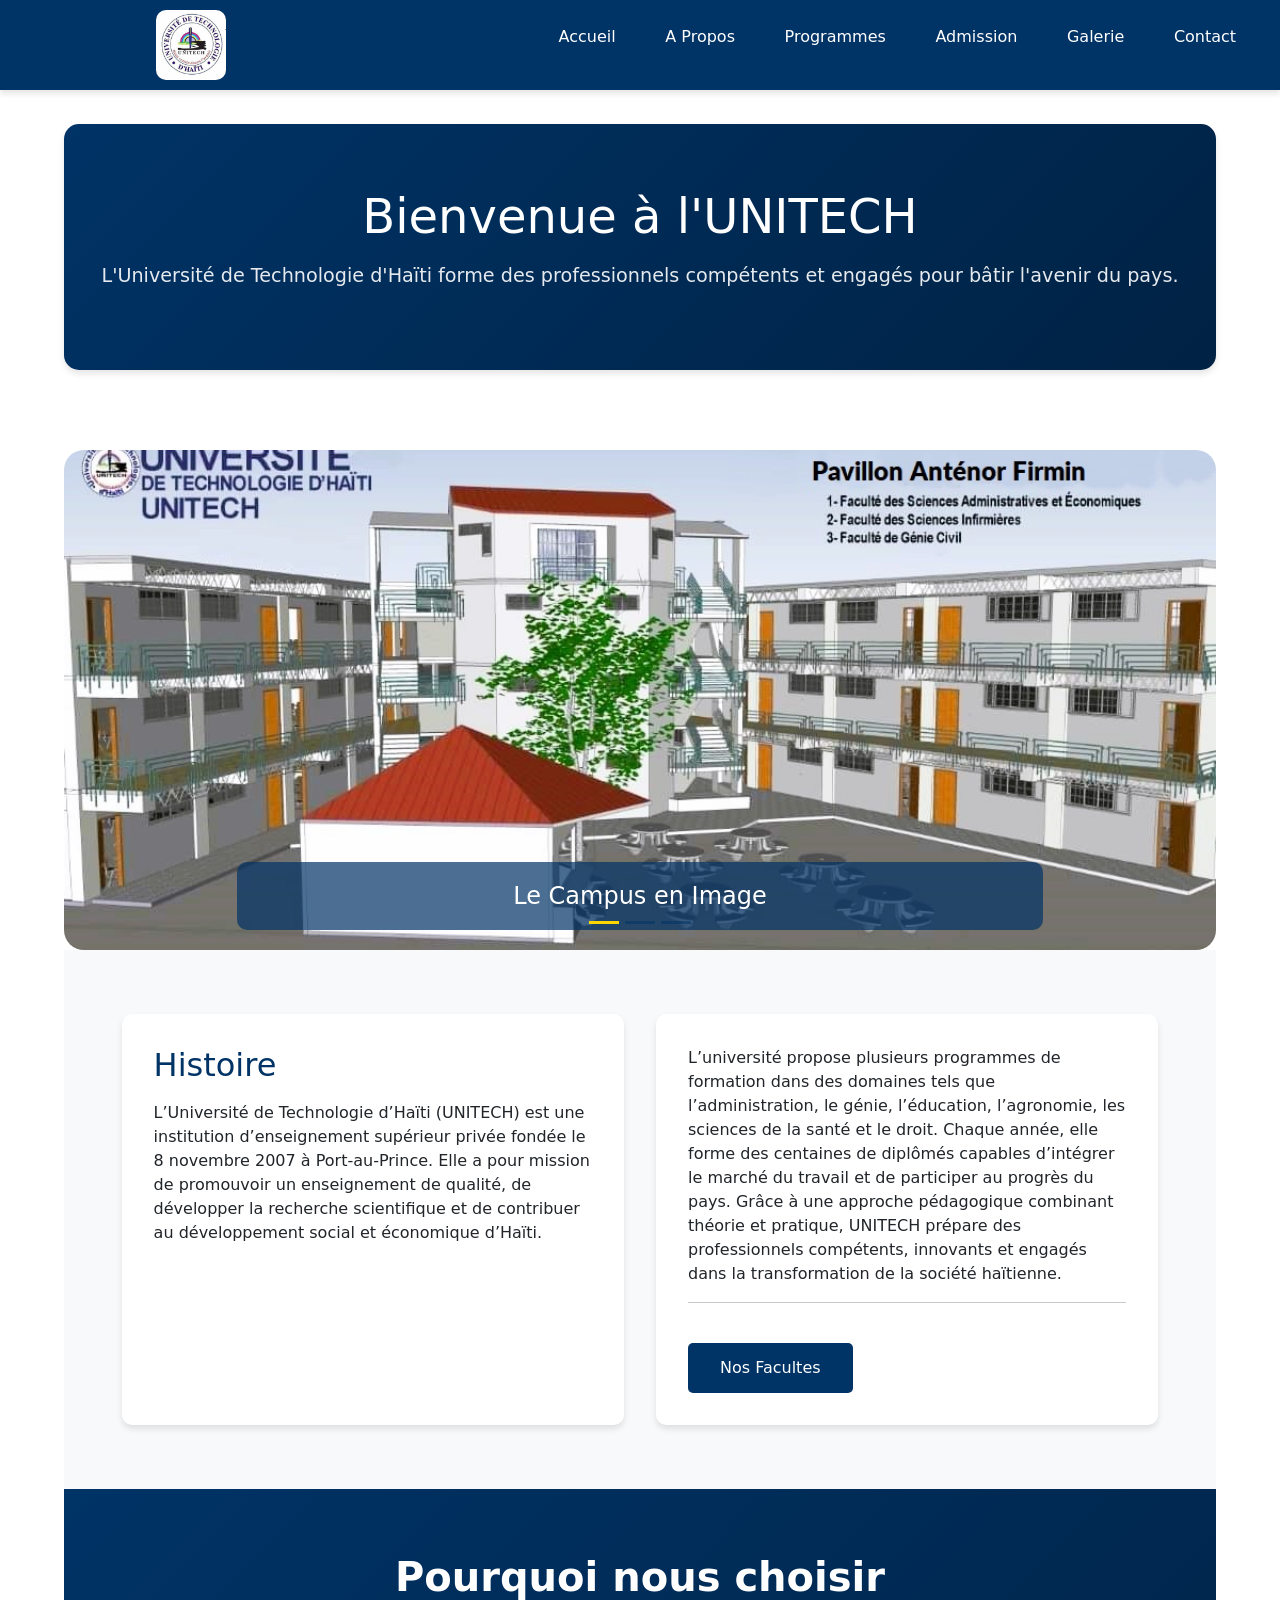
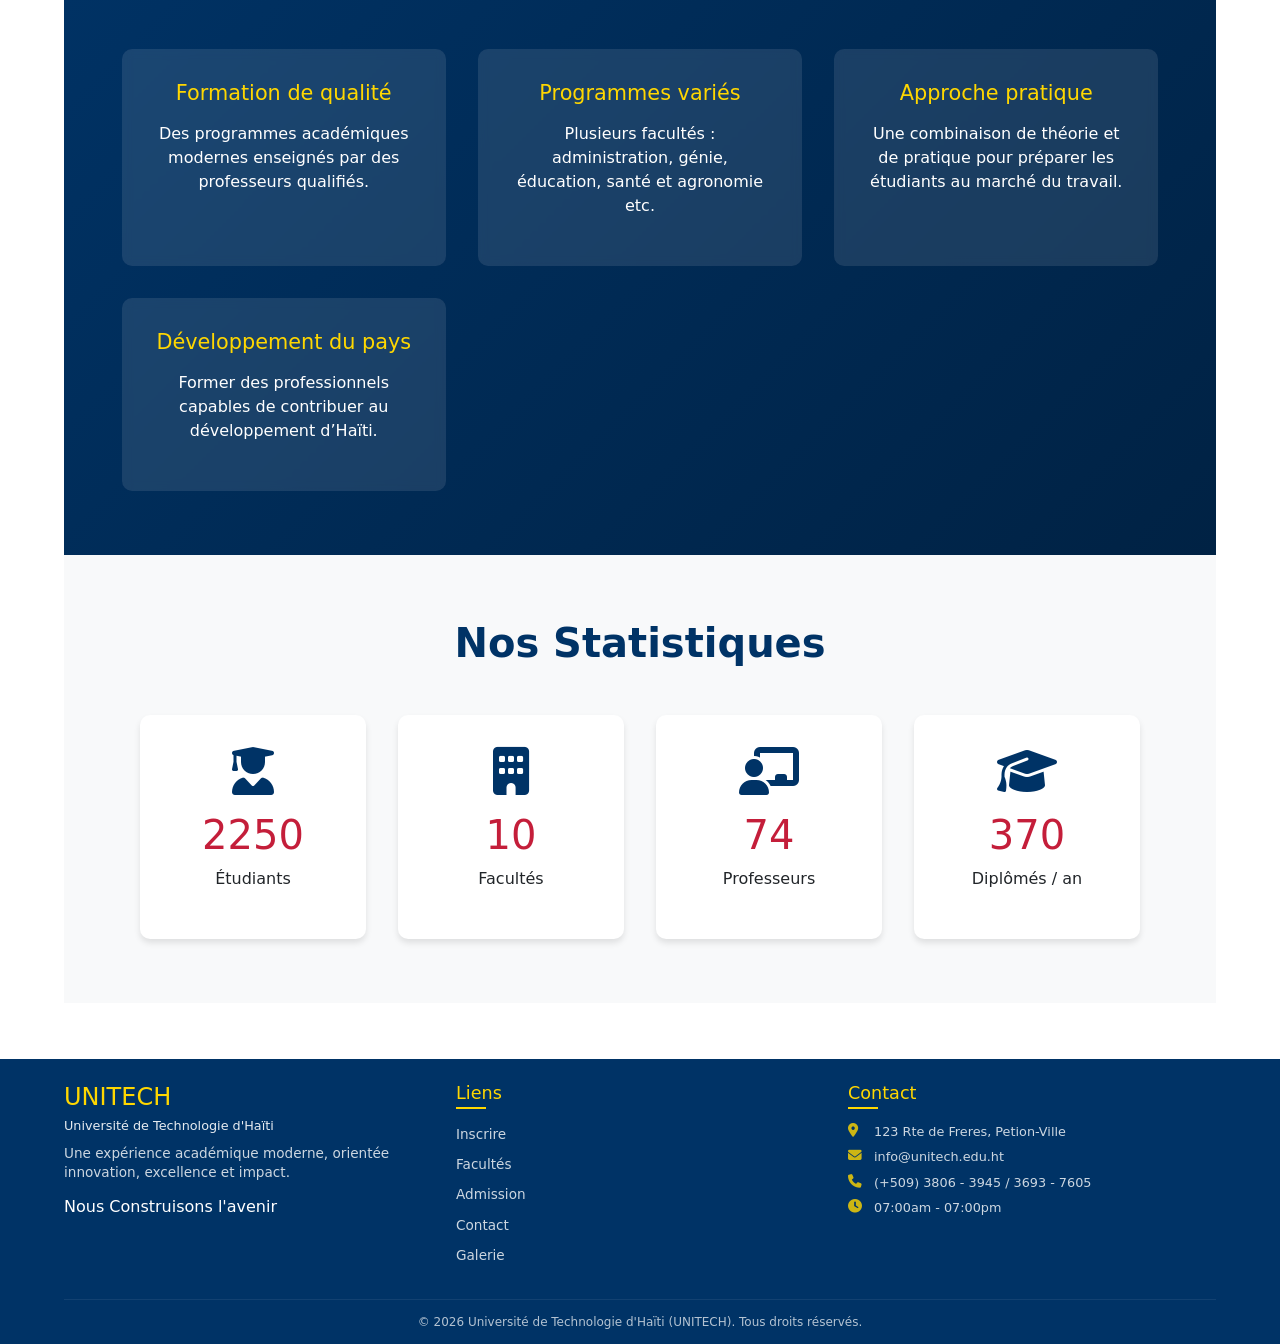
<file: Index.html>
<!DOCTYPE html>
<html lang="fr">

<head>

  <meta charset="UTF-8">
  <meta name="viewport" content="width=device-width, initial-scale=1.0">
  <link rel="stylesheet" href="CSS-CSS/index.css">
  <link rel="stylesheet" href="https://cdnjs.cloudflare.com/ajax/libs/font-awesome/6.5.0/css/all.min.css">
  <link rel="stylesheet" href="css/bootstrap.min.css">
  <title>ACCEUIL-UNNIVERSITE DE TECHNOLOGIE D'HAITI</title>
</head>

<body class=".container-main">
  <header>

    <nav class="navbar fixed-top">

      <div class="logo">
        <a href="index.html"><img src="Imaje/Unitech.jpg" alt="Logo UNITECH"></a>
      </div>

      <div class="menu-toggle" id="menu-toggle">
        ☰
      </div>

      <ul class="nav-links" id="nav-links">

        <li><a href="index.html">Accueil</a></li>
        <li><a href="a_propos.html">A Propos</a></li>
        <li><a href="programmes.html">Programmes</a></li>
        <li><a href="admission.html">Admission</a></li>
        <li><a href="Galerie.html">Galerie</a></li>
        <li><a href="contact.html">Contact</a></li>


      </ul>

    </nav>

  </header>
  <main>
    <section class="page-banner">
      <div class="banner-content">
        <h1>Bienvenue à l'UNITECH</h1>
        <p>L'Université de Technologie d'Haïti forme des professionnels compétents et engagés pour bâtir l'avenir du
          pays.</p>
      </div>
    </section>
    <section class="Hero">
      <div id="carouselExampleCaptions" class="carousel slide" data-bs-ride="carousel" data-bs-interval="2000">

        <div class="carousel-indicators">
          <button type="button" data-bs-target="#carouselExampleCaptions" data-bs-slide-to="0" class="active"></button>
          <button type="button" data-bs-target="#carouselExampleCaptions" data-bs-slide-to="1"></button>
          <button type="button" data-bs-target="#carouselExampleCaptions" data-bs-slide-to="2"></button>
        </div>

        <div class="carousel-inner">
          <div class="carousel-item active">
            <a href="#img1">
              <img src="Imaje/Unitech1.jpg" class="d-block w-100" alt="Le Campus en Image">
            </a>
            <div class="carousel-caption d-none d-md-block">
              <h5>Le Campus en Image</h5>
            </div>
          </div>

          <div class="carousel-item">
            <a href="#img2">
              <img src="Imaje/Uni.jpg" class="d-block w-100" alt="Nos Infirmière">
            </a>
            <div class="carousel-caption d-none d-md-block">
              <h5>Nos Infirmière</h5>
            </div>
          </div>

          <div class="carousel-item">
            <a href="#img3">
              <img src="Imaje/Unitech2.jpg" class="d-block w-100" alt="Le Recteur J. Val">
            </a>
            <div class="carousel-caption d-none d-md-block">
              <h5>Le Recteur J. Val</h5>
            </div>
          </div>
        </div>

      </div>
    </section>
    <section class="Presentation">
      <div class="Histoire">
        <h2>Histoire</h2>
        <p>L’Université de Technologie d’Haïti (UNITECH) est une institution d’enseignement supérieur privée fondée le 8
          novembre 2007 à Port-au-Prince. Elle a pour mission de promouvoir un enseignement de qualité, de développer la
          recherche scientifique et de contribuer au développement social et économique d’Haïti.</p>
      </div>
      <div class="Facultes">
        L’université propose plusieurs programmes de formation dans des domaines tels que l’administration, le génie,
        l’éducation, l’agronomie, les sciences de la santé et le droit. Chaque année, elle forme des centaines de
        diplômés capables d’intégrer le marché du travail et de participer au progrès du pays. Grâce à une approche
        pédagogique combinant théorie et pratique, UNITECH prépare des professionnels compétents, innovants et engagés
        dans la transformation de la société haïtienne.
        <hr><button><a href="programmes.html">Nos Facultes</a></button>
      </div>
    </section>
    <section class="Choisir">
      <h2><strong>Pourquoi nous choisir</strong></h2>

      <div class="choix-container">

        <div class="choix">
          <h3>Formation de qualité</h3>
          <p>Des programmes académiques modernes enseignés par des professeurs qualifiés.</p>
        </div>

        <div class="choix">
          <h3>Programmes variés</h3>
          <p>Plusieurs facultés : administration, génie, éducation, santé et agronomie etc.</p>
        </div>

        <div class="choix">
          <h3>Approche pratique</h3>
          <p>Une combinaison de théorie et de pratique pour préparer les étudiants au marché du travail.</p>
        </div>

        <div class="choix">
          <h3>Développement du pays</h3>
          <p>Former des professionnels capables de contribuer au développement d’Haïti.</p>
        </div>

      </div>
    </section>
    <section class="stats">
      <h2><strong>Nos Statistiques</strong></h2>

      <div class="stats-container">

        <div class="stat">
          <i class="fas fa-user-graduate"></i>
          <h3 class="counter" data-target="3000">0</h3>
          <p>Étudiants</p>
        </div>

        <div class="stat">
          <i class="fas fa-building"></i>
          <h3 class="counter" data-target="10">0</h3>
          <p>Facultés</p>
        </div>

        <div class="stat">
          <i class="fas fa-chalkboard-teacher"></i>
          <h3 class="counter" data-target="100">0</h3>
          <p>Professeurs</p>
        </div>

        <div class="stat">
          <i class="fas fa-graduation-cap"></i>
          <h3 class="counter" data-target="500">0</h3>
          <p>Diplômés / an</p>
        </div>

      </div>
    </section>
  </main>

  <!-- Lightbox pou agrandi imaj (CSS sèlman) -->
  <div class="lightbox" id="img1">
    <div class="lightbox-content">
      <a href="#" class="close">&times;</a>
      <img src="Imaje/Unitech1.jpg" alt="Le Campus en Image">
      <p>Le Campus en Image</p>
    </div>
  </div>
  
  <div class="lightbox" id="img2">
    <div class="lightbox-content">
      <a href="#" class="close">&times;</a>
      <img src="Imaje/Uni.jpg" alt="Nos Infirmière">
      <p>Nos Infirmière</p>
    </div>
  </div>
  
  <div class="lightbox" id="img3">
    <div class="lightbox-content">
      <a href="#" class="close">&times;</a>
      <img src="Imaje/Unitech2.jpg" alt="Le Recteur J. Val">
      <p>Le Recteur J. Val</p>
    </div>
  </div>

  <!-- NOUVEAU FOOTER -->
  <footer class="footer">
    <div class="footer-container">
      <!-- Kolòn 1: UNITECH -->
      <div class="footer-col">
        <h3>UNITECH</h3>
        <p class="subtitle">Université de Technologie d'Haïti</p>
        <p class="description">Une expérience académique moderne, orientée innovation, excellence et impact.</p>
        <p>Nous Construisons l'avenir</p>
      </div>

      <div class="footer-col">
        <h4>Liens</h4>
        <ul>
          <li><a href="admission.html#form-gauche"">Inscrire</a></li>
                <li><a href=" programmes.html">Facultés</a></li>
          <li><a href="admission.html">Admission</a></li>
          <li><a href="contact.html">Contact</a></li>
          <li><a href="Galerie.html">Galerie</a></li>
        </ul>
      </div>

      <div class="footer-col">
        <h4>Contact</h4>
        <ul class="contact-info">
          <li><i class="fas fa-map-marker-alt"></i> 123 Rte de Freres, Petion-Ville</li>
          <li><i class="fas fa-envelope"></i> info@unitech.edu.ht</li>
          <li><i class="fas fa-phone"></i> (+509) 3806 - 3945 / 3693 - 7605</li>
          <li><i class="fas fa-clock"></i> 07:00am - 07:00pm</li>
        </ul>
      </div>
    </div>

    <!-- Copyright santre -->
    <div class="copyright">
      &copy; 2026 Université de Technologie d'Haïti (UNITECH). Tous droits réservés.
    </div>
  </footer>

  <script src="js/bootstrap.bundle.min.js"></script>
  <script>

    const menuToggle = document.querySelector("#menu-toggle");
    const navLinks = document.querySelector("#nav-links");

    menuToggle.addEventListener("click", function () {
      navLinks.classList.toggle("show");
    });

    const counters = document.querySelectorAll(".counter");

    counters.forEach(counter => {
      counter.innerText = "0";

      const updateCounter = () => {
        const target = +counter.getAttribute("data-target");
        const c = +counter.innerText;

        const increment = target / 100;

        if (c < target) {
          counter.innerText = `${Math.ceil(c + increment)}`;
          setTimeout(updateCounter, 20);
        } else {
          counter.innerText = target;
        }
      };

      updateCounter();
    });

  </script>
</body>

</html>
</file>
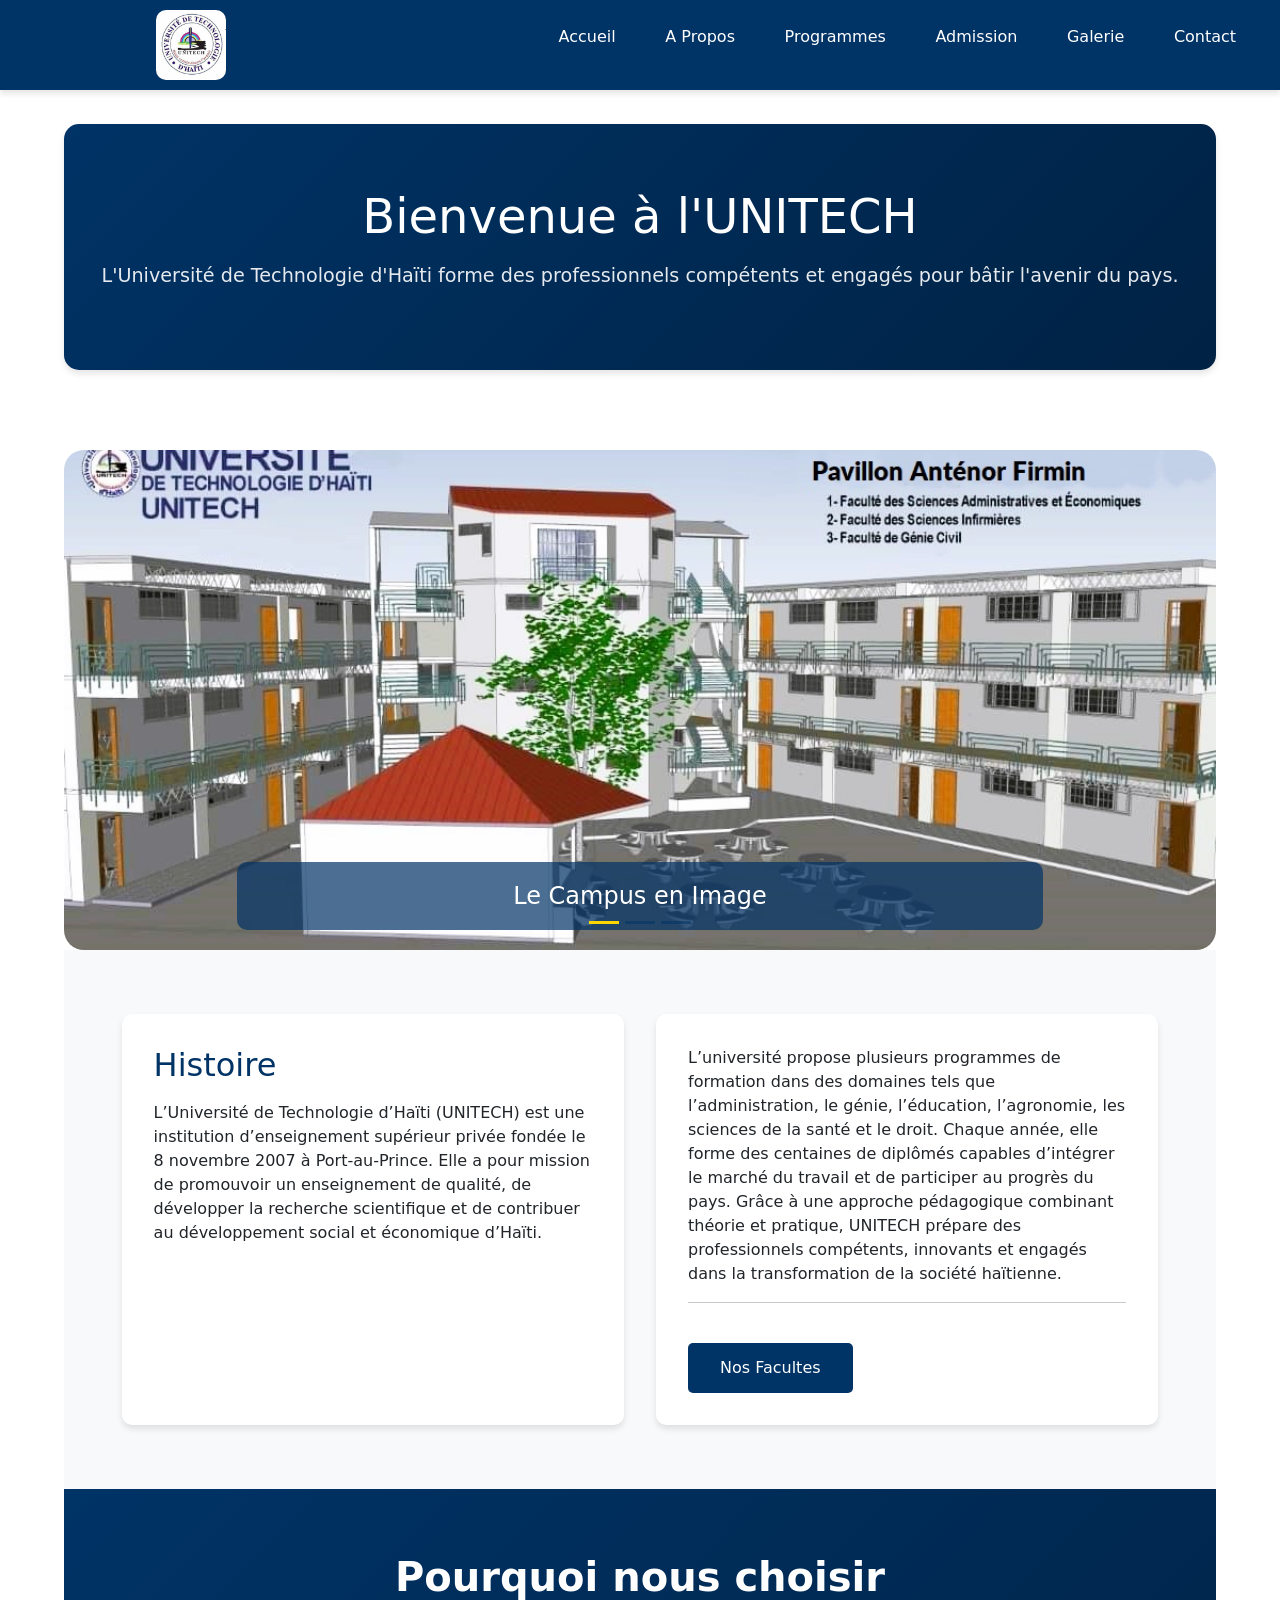
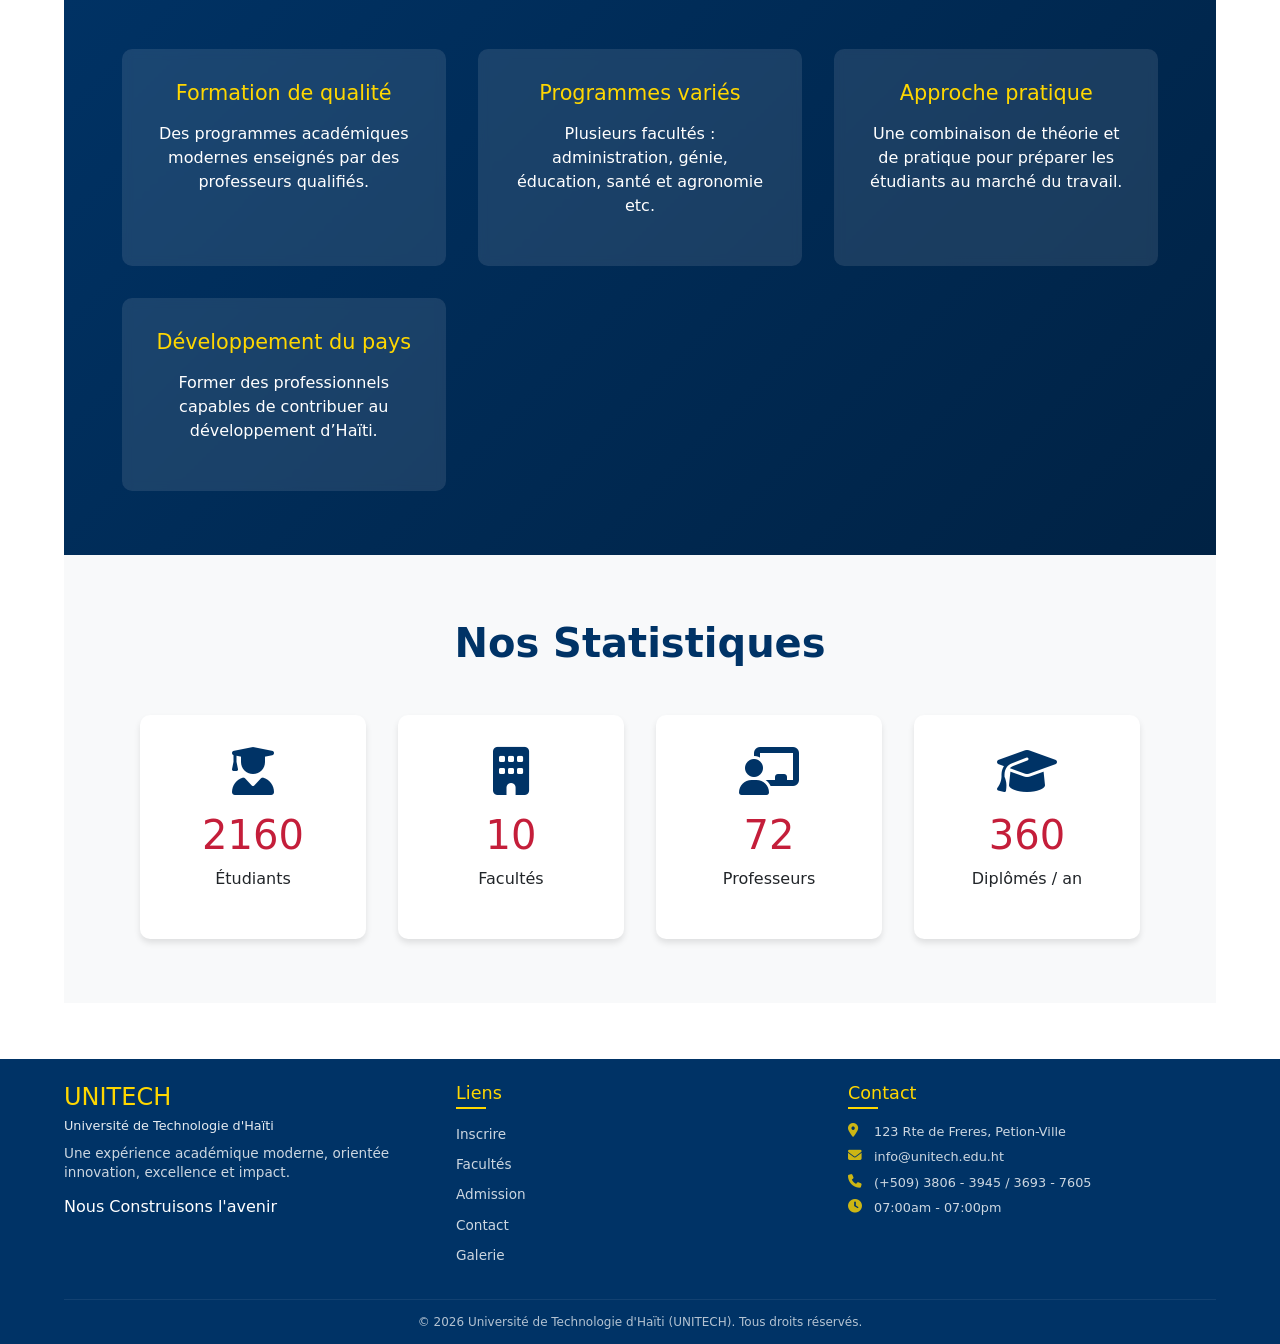
<file: index.html>
<!DOCTYPE html>
<html lang="fr">

<head>

  <meta charset="UTF-8">
  <meta name="viewport" content="width=device-width, initial-scale=1.0">
  <link rel="stylesheet" href="CSS-CSS/index.css">
  <link rel="stylesheet" href="https://cdnjs.cloudflare.com/ajax/libs/font-awesome/6.5.0/css/all.min.css">
  <link rel="stylesheet" href="css/bootstrap.min.css">
  <title>ACCEUIL-UNNIVERSITE DE TECHNOLOGIE D'HAITI</title>
</head>

<body class=".container-main">
  <header>

    <nav class="navbar fixed-top">

      <div class="logo">
        <a href="index.html"><img src="Imaje/Unitech.jpg" alt="Logo UNITECH"></a>
      </div>

      <div class="menu-toggle" id="menu-toggle">
        ☰
      </div>

      <ul class="nav-links" id="nav-links">

        <li><a href="index.html">Accueil</a></li>
        <li><a href="a_propos.html">A Propos</a></li>
        <li><a href="programmes.html">Programmes</a></li>
        <li><a href="admission.html">Admission</a></li>
        <li><a href="Galerie.html">Galerie</a></li>
        <li><a href="contact.html">Contact</a></li>


      </ul>

    </nav>

  </header>
  <main>
    <section class="page-banner">
      <div class="banner-content">
        <h1>Bienvenue à l'UNITECH</h1>
        <p>L'Université de Technologie d'Haïti forme des professionnels compétents et engagés pour bâtir l'avenir du
          pays.</p>
      </div>
    </section>
    <section class="Hero">
      <div id="carouselExampleCaptions" class="carousel slide" data-bs-ride="carousel" data-bs-interval="2000">

        <div class="carousel-indicators">
          <button type="button" data-bs-target="#carouselExampleCaptions" data-bs-slide-to="0" class="active"></button>
          <button type="button" data-bs-target="#carouselExampleCaptions" data-bs-slide-to="1"></button>
          <button type="button" data-bs-target="#carouselExampleCaptions" data-bs-slide-to="2"></button>
        </div>

        <div class="carousel-inner">
          <div class="carousel-item active">
            <a href="#img1">
              <img src="Imaje/Unitech1.jpg" class="d-block w-100" alt="Le Campus en Image">
            </a>
            <div class="carousel-caption d-none d-md-block">
              <h5>Le Campus en Image</h5>
            </div>
          </div>

          <div class="carousel-item">
            <a href="#img2">
              <img src="Imaje/Uni.jpg" class="d-block w-100" alt="Nos Infirmière">
            </a>
            <div class="carousel-caption d-none d-md-block">
              <h5>Nos Infirmière</h5>
            </div>
          </div>

          <div class="carousel-item">
            <a href="#img3">
              <img src="Imaje/Unitech2.jpg" class="d-block w-100" alt="Le Recteur J. Val">
            </a>
            <div class="carousel-caption d-none d-md-block">
              <h5>Le Recteur J. Val</h5>
            </div>
          </div>
        </div>

      </div>
    </section>
    <section class="Presentation">
      <div class="Histoire">
        <h2>Histoire</h2>
        <p>L’Université de Technologie d’Haïti (UNITECH) est une institution d’enseignement supérieur privée fondée le 8
          novembre 2007 à Port-au-Prince. Elle a pour mission de promouvoir un enseignement de qualité, de développer la
          recherche scientifique et de contribuer au développement social et économique d’Haïti.</p>
      </div>
      <div class="Facultes">
        L’université propose plusieurs programmes de formation dans des domaines tels que l’administration, le génie,
        l’éducation, l’agronomie, les sciences de la santé et le droit. Chaque année, elle forme des centaines de
        diplômés capables d’intégrer le marché du travail et de participer au progrès du pays. Grâce à une approche
        pédagogique combinant théorie et pratique, UNITECH prépare des professionnels compétents, innovants et engagés
        dans la transformation de la société haïtienne.
        <hr><button><a href="programmes.html">Nos Facultes</a></button>
      </div>
    </section>
    <section class="Choisir">
      <h2><strong>Pourquoi nous choisir</strong></h2>

      <div class="choix-container">

        <div class="choix">
          <h3>Formation de qualité</h3>
          <p>Des programmes académiques modernes enseignés par des professeurs qualifiés.</p>
        </div>

        <div class="choix">
          <h3>Programmes variés</h3>
          <p>Plusieurs facultés : administration, génie, éducation, santé et agronomie etc.</p>
        </div>

        <div class="choix">
          <h3>Approche pratique</h3>
          <p>Une combinaison de théorie et de pratique pour préparer les étudiants au marché du travail.</p>
        </div>

        <div class="choix">
          <h3>Développement du pays</h3>
          <p>Former des professionnels capables de contribuer au développement d’Haïti.</p>
        </div>

      </div>
    </section>
    <section class="stats">
      <h2><strong>Nos Statistiques</strong></h2>

      <div class="stats-container">

        <div class="stat">
          <i class="fas fa-user-graduate"></i>
          <h3 class="counter" data-target="3000">0</h3>
          <p>Étudiants</p>
        </div>

        <div class="stat">
          <i class="fas fa-building"></i>
          <h3 class="counter" data-target="10">0</h3>
          <p>Facultés</p>
        </div>

        <div class="stat">
          <i class="fas fa-chalkboard-teacher"></i>
          <h3 class="counter" data-target="100">0</h3>
          <p>Professeurs</p>
        </div>

        <div class="stat">
          <i class="fas fa-graduation-cap"></i>
          <h3 class="counter" data-target="500">0</h3>
          <p>Diplômés / an</p>
        </div>

      </div>
    </section>
  </main>

  <!-- Lightbox pou agrandi imaj (CSS sèlman) -->
  <div class="lightbox" id="img1">
    <div class="lightbox-content">
      <a href="#" class="close">&times;</a>
      <img src="Imaje/Unitech1.jpg" alt="Le Campus en Image">
      <p>Le Campus en Image</p>
    </div>
  </div>
  
  <div class="lightbox" id="img2">
    <div class="lightbox-content">
      <a href="#" class="close">&times;</a>
      <img src="Imaje/Uni.jpg" alt="Nos Infirmière">
      <p>Nos Infirmière</p>
    </div>
  </div>
  
  <div class="lightbox" id="img3">
    <div class="lightbox-content">
      <a href="#" class="close">&times;</a>
      <img src="Imaje/Unitech2.jpg" alt="Le Recteur J. Val">
      <p>Le Recteur J. Val</p>
    </div>
  </div>

  <!-- NOUVEAU FOOTER -->
  <footer class="footer">
    <div class="footer-container">
      <!-- Kolòn 1: UNITECH -->
      <div class="footer-col">
        <h3>UNITECH</h3>
        <p class="subtitle">Université de Technologie d'Haïti</p>
        <p class="description">Une expérience académique moderne, orientée innovation, excellence et impact.</p>
        <p>Nous Construisons l'avenir</p>
      </div>

      <div class="footer-col">
        <h4>Liens</h4>
        <ul>
          <li><a href="admission.html#form-gauche"">Inscrire</a></li>
                <li><a href=" programmes.html">Facultés</a></li>
          <li><a href="admission.html">Admission</a></li>
          <li><a href="contact.html">Contact</a></li>
          <li><a href="Galerie.html">Galerie</a></li>
        </ul>
      </div>

      <div class="footer-col">
        <h4>Contact</h4>
        <ul class="contact-info">
          <li><i class="fas fa-map-marker-alt"></i> 123 Rte de Freres, Petion-Ville</li>
          <li><i class="fas fa-envelope"></i> info@unitech.edu.ht</li>
          <li><i class="fas fa-phone"></i> (+509) 3806 - 3945 / 3693 - 7605</li>
          <li><i class="fas fa-clock"></i> 07:00am - 07:00pm</li>
        </ul>
      </div>
    </div>

    <!-- Copyright santre -->
    <div class="copyright">
      &copy; 2026 Université de Technologie d'Haïti (UNITECH). Tous droits réservés.
    </div>
  </footer>

  <script src="js/bootstrap.bundle.min.js"></script>
  <script>

    const menuToggle = document.querySelector("#menu-toggle");
    const navLinks = document.querySelector("#nav-links");

    menuToggle.addEventListener("click", function () {
      navLinks.classList.toggle("show");
    });

    const counters = document.querySelectorAll(".counter");

    counters.forEach(counter => {
      counter.innerText = "0";

      const updateCounter = () => {
        const target = +counter.getAttribute("data-target");
        const c = +counter.innerText;

        const increment = target / 100;

        if (c < target) {
          counter.innerText = `${Math.ceil(c + increment)}`;
          setTimeout(updateCounter, 20);
        } else {
          counter.innerText = target;
        }
      };

      updateCounter();
    });

  </script>
</body>

</html>
</file>
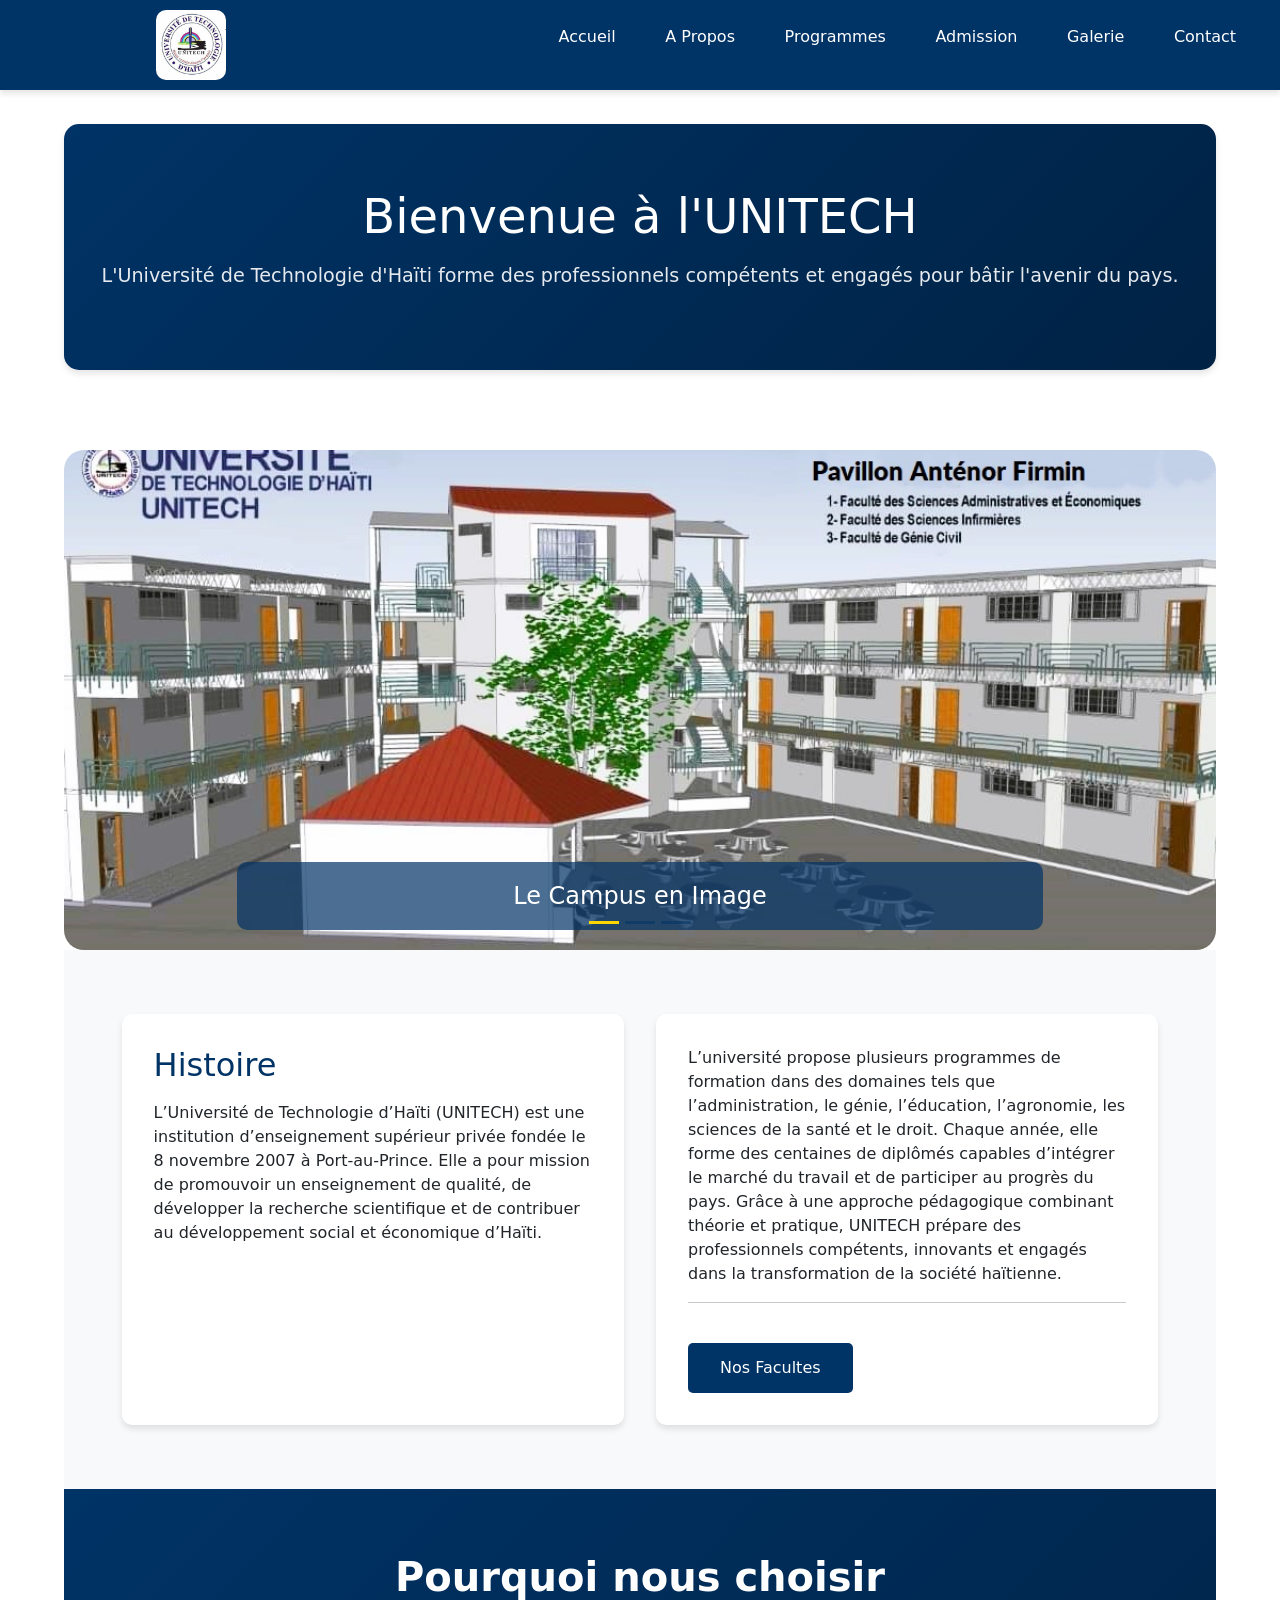
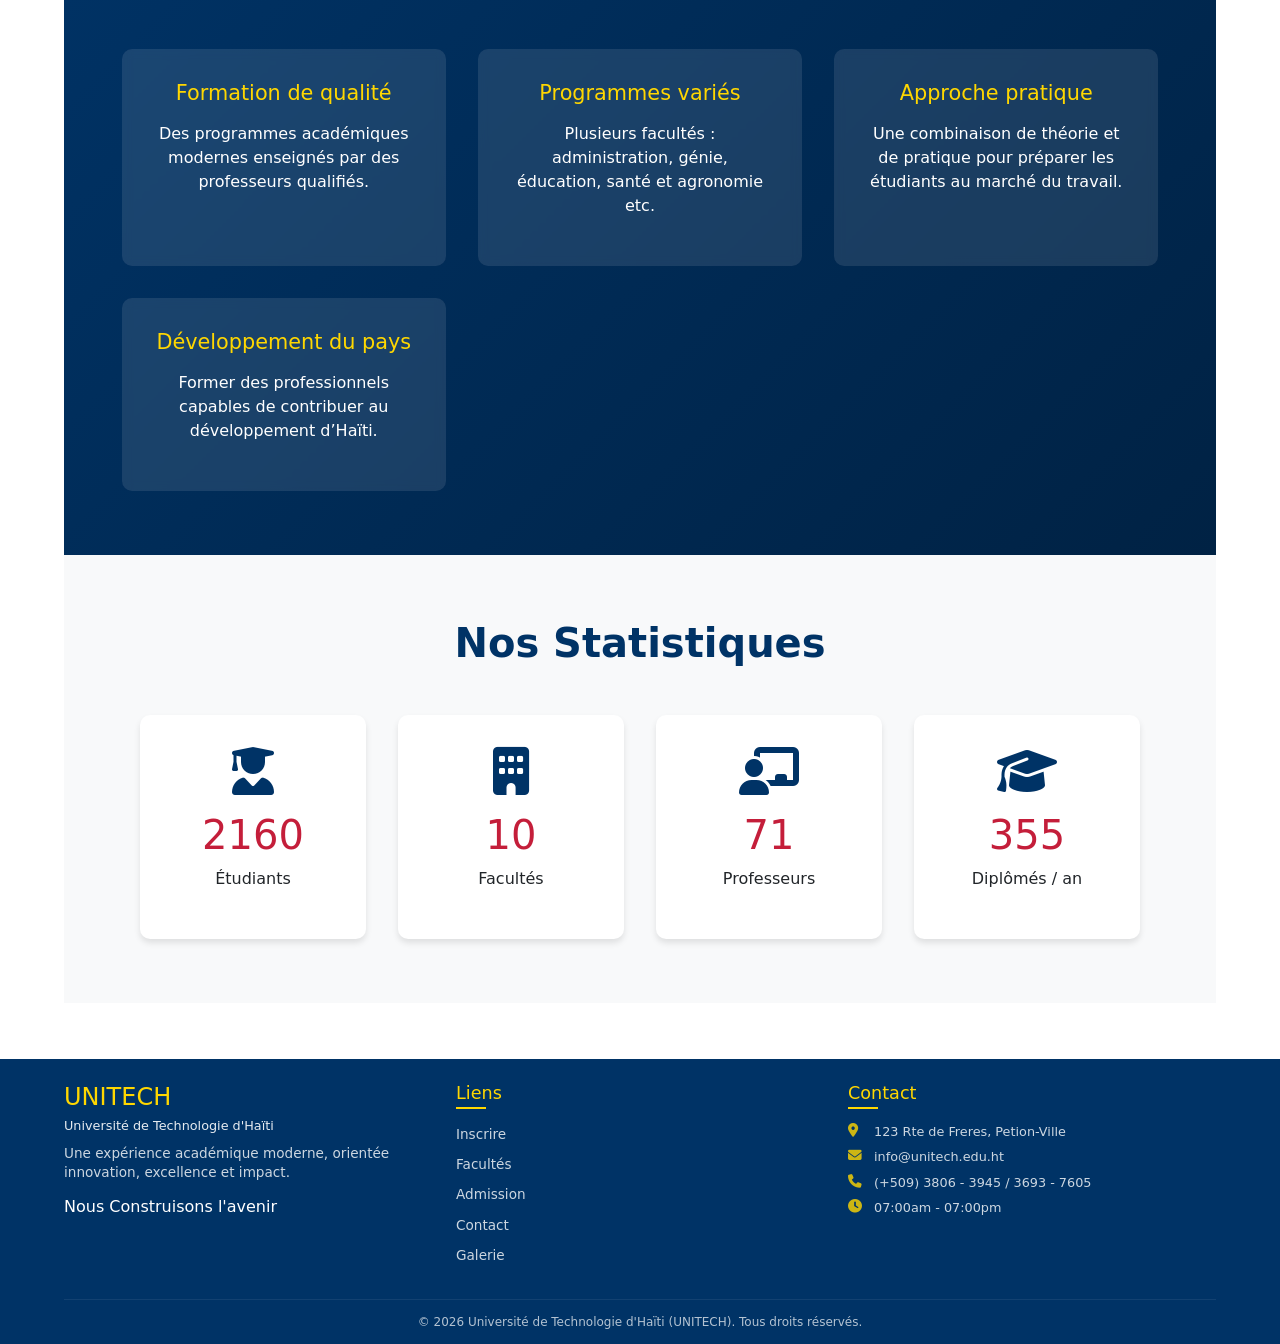
<file: HTML/Index.html>
<!DOCTYPE html>
<html lang="fr">

<head> 

  <meta charset="UTF-8">
  <meta name="viewport" content="width=device-width, initial-scale=1.0">
  <link rel="stylesheet" href="../CSS-CSS/index.css">
  <link rel="stylesheet" href="https://cdnjs.cloudflare.com/ajax/libs/font-awesome/6.5.0/css/all.min.css">
   <link rel="stylesheet" href="../css/bootstrap.min.css">
  <title>ACCEUIL-UNNIVERSITE DE TECHNOLOGIE D'HAITI</title>
</head>

<body class=".container-main">
  <header>

    <nav class="navbar fixed-top">

      <div class="logo">
        <img src="../Imaje/Unitech.jpg" alt="Logo UNITECH">
      </div>

      <div class="menu-toggle" id="menu-toggle">
        ☰
      </div>

      <ul class="nav-links" id="nav-links">

        <li><a href="../HTML/index.html">Accueil</a></li>
        <li><a href="../HTML/a_propos.html">A Propos</a></li>
        <li><a href="../HTML/programmes.html">Programmes</a></li>
        <li><a href="../HTML/admission.html">Admission</a></li>
        <li><a href="../HTML/Galerie.html">Galerie</a></li>
        <li><a href="../HTML/contact.html">Contact</a></li>
        

      </ul>

    </nav>

  </header>
  <main>
   <section class="page-banner">
            <div class="banner-content">
                <h1>Bienvenue à l'UNITECH</h1>
                <p>L'Université de Technologie d'Haïti forme des professionnels compétents et engagés pour bâtir l'avenir du pays.</p>
            </div>
        </section>
    <section class="Hero">
      <div id="carouselExampleCaptions" class="carousel slide" data-bs-ride="carousel" data-bs-interval="2000">

        <div class="carousel-indicators">
          <button type="button" data-bs-target="#carouselExampleCaptions" data-bs-slide-to="0" class="active"></button>
          <button type="button" data-bs-target="#carouselExampleCaptions" data-bs-slide-to="1"></button>
          <button type="button" data-bs-target="#carouselExampleCaptions" data-bs-slide-to="2"></button>
        </div>

        <div class="carousel-inner">
          <div class="carousel-item active">
            <img src="../Imaje/Unitech1.jpg" class="d-block w-100" alt="">
            <div class="carousel-caption d-none d-md-block">
              <h5>Le Campus en Image</h5>
            </div>
          </div>

          <div class="carousel-item">
            <img src="../Imaje/Uni.jpg" class="d-block w-100" alt="">
            <div class="carousel-caption d-none d-md-block">
              <h5>Nos Infirmière</h5>
            </div>
          </div>

          <div class="carousel-item">
            <img src="../Imaje/Unitech2.jpg" class="d-block w-100" alt="">
            <div class="carousel-caption d-none d-md-block">
              <h5>Le Recteur J. Val</h5>
            </div>
          </div>
        </div>

      </div>
    </section>
    <section class="Presentation">
      <div class="Histoire">
        <h2>Histoire</h2>
        <p>L’Université de Technologie d’Haïti (UNITECH) est une institution d’enseignement supérieur privée fondée le 8
          novembre 2007 à Port-au-Prince. Elle a pour mission de promouvoir un enseignement de qualité, de développer la
          recherche scientifique et de contribuer au développement social et économique d’Haïti.</p>
      </div>
      <div class="Facultes">
        L’université propose plusieurs programmes de formation dans des domaines tels que l’administration, le génie,
        l’éducation, l’agronomie, les sciences de la santé et le droit. Chaque année, elle forme des centaines de
        diplômés capables d’intégrer le marché du travail et de participer au progrès du pays. Grâce à une approche
        pédagogique combinant théorie et pratique, UNITECH prépare des professionnels compétents, innovants et engagés
        dans la transformation de la société haïtienne.
        <hr><button><a href="../HTML/programmes.html">Nos Facultes</a></button>
      </div>
    </section>
    <section class="Choisir">
      <h2><strong>Pourquoi nous choisir</strong></h2>

      <div class="choix-container">

        <div class="choix">
          <h3>Formation de qualité</h3>
          <p>Des programmes académiques modernes enseignés par des professeurs qualifiés.</p>
        </div>

        <div class="choix">
          <h3>Programmes variés</h3>
          <p>Plusieurs facultés : administration, génie, éducation, santé et agronomie etc.</p>
        </div>

        <div class="choix">
          <h3>Approche pratique</h3>
          <p>Une combinaison de théorie et de pratique pour préparer les étudiants au marché du travail.</p>
        </div>

        <div class="choix">
          <h3>Développement du pays</h3>
          <p>Former des professionnels capables de contribuer au développement d’Haïti.</p>
        </div>

      </div>
    </section>
    <section class="stats">
      <h2><strong>Nos Statistiques</strong></h2>

      <div class="stats-container">

        <div class="stat">
          <i class="fas fa-user-graduate"></i>
          <h3 class="counter" data-target="3000">0</h3>
          <p>Étudiants</p>
        </div>

        <div class="stat">
          <i class="fas fa-building"></i>
          <h3 class="counter" data-target="10">0</h3>
          <p>Facultés</p>
        </div>

        <div class="stat">
          <i class="fas fa-chalkboard-teacher"></i>
          <h3 class="counter" data-target="100">0</h3>
          <p>Professeurs</p>
        </div>

        <div class="stat">
          <i class="fas fa-graduation-cap"></i>
          <h3 class="counter" data-target="500">0</h3>
          <p>Diplômés / an</p>
        </div>

      </div>
    </section>
  </main>

  <!-- NOUVEAU FOOTER -->
  <footer class="footer">
    <div class="footer-container">
        <!-- Kolòn 1: UNITECH -->
        <div class="footer-col">
            <h3>UNITECH</h3>
            <p class="subtitle">Université de Technologie d'Haïti</p>
            <p class="description">Une expérience académique moderne, orientée innovation, excellence et impact.</p>
            <p>Nous Construisons l'avenir</p>
        </div>
        
        <div class="footer-col">
            <h4>Liens</h4>
            <ul>
                <li><a href="../HTML/admission.html#form-gauche"">Inscrire</a></li>
                <li><a href="../HTML/programmes.html">Facultés</a></li>
                <li><a href="../HTML/admission.html">Admission</a></li>
                <li><a href="../HTML/contact.html">Contact</a></li>
                <li><a href="../HTML/Galerie.html">Galerie</a></li>
            </ul>
        </div>

        <div class="footer-col">
            <h4>Contact</h4>
            <ul class="contact-info">
                <li><i class="fas fa-map-marker-alt"></i> 123 Rte de Freres, Petion-Ville</li>
                <li><i class="fas fa-envelope"></i> info@unitech.edu.ht</li>
                <li><i class="fas fa-phone"></i> (+509) 3806 - 3945 / 3693 - 7605</li>
                <li><i class="fas fa-clock"></i> 07:00am - 07:00pm</li>
            </ul>
        </div>
    </div>

    <!-- Copyright santre -->
    <div class="copyright">
        &copy; 2026 Université de Technologie d'Haïti (UNITECH). Tous droits réservés.
    </div>
  </footer>

  <script src="../js/bootstrap.bundle.min.js"></script>
  <script>

    const menuToggle = document.querySelector("#menu-toggle");
    const navLinks = document.querySelector("#nav-links");

    menuToggle.addEventListener("click", function () {
      navLinks.classList.toggle("show");
    });

    const counters = document.querySelectorAll(".counter");

    counters.forEach(counter => {
      counter.innerText = "0";

      const updateCounter = () => {
        const target = +counter.getAttribute("data-target");
        const c = +counter.innerText;

        const increment = target / 100;

        if (c < target) {
          counter.innerText = `${Math.ceil(c + increment)}`;
          setTimeout(updateCounter, 20);
        } else {
          counter.innerText = target;
        }
      };

      updateCounter();
    });

  </script>
</body>

</html>
</file>
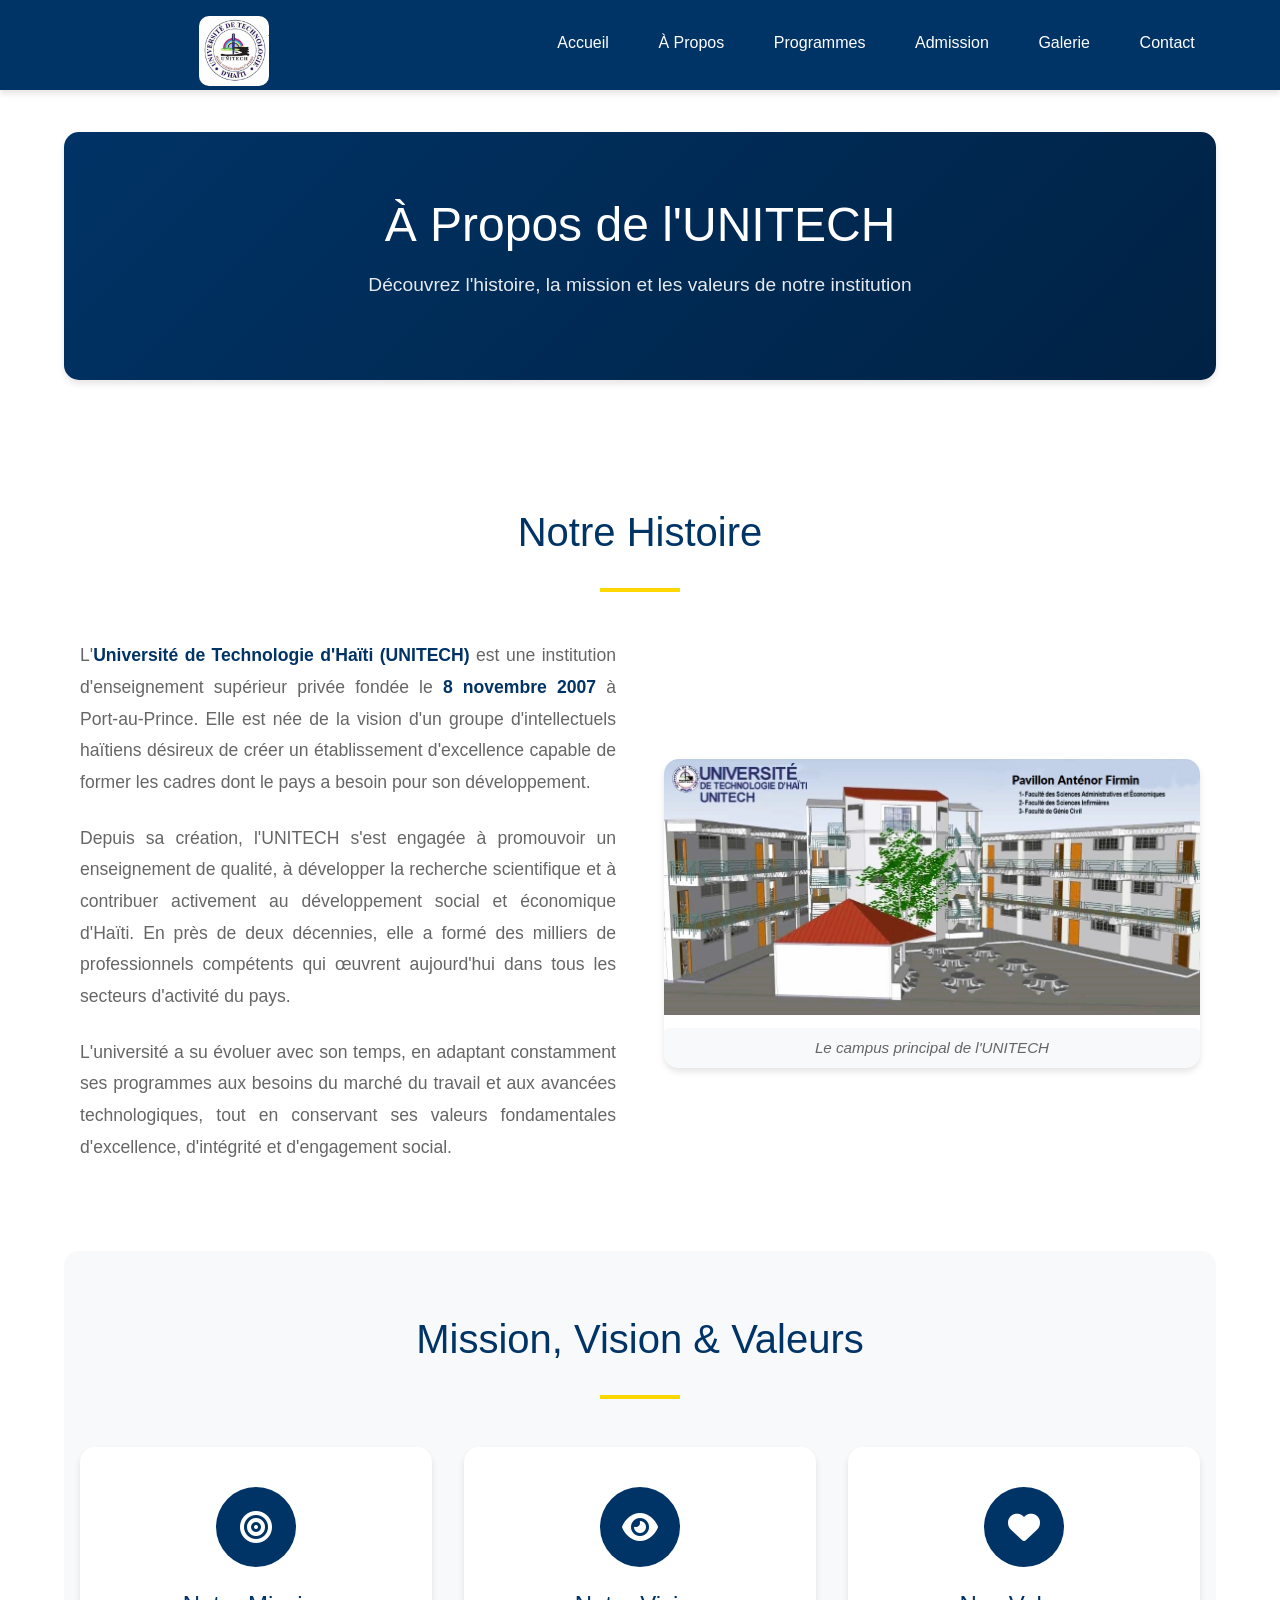
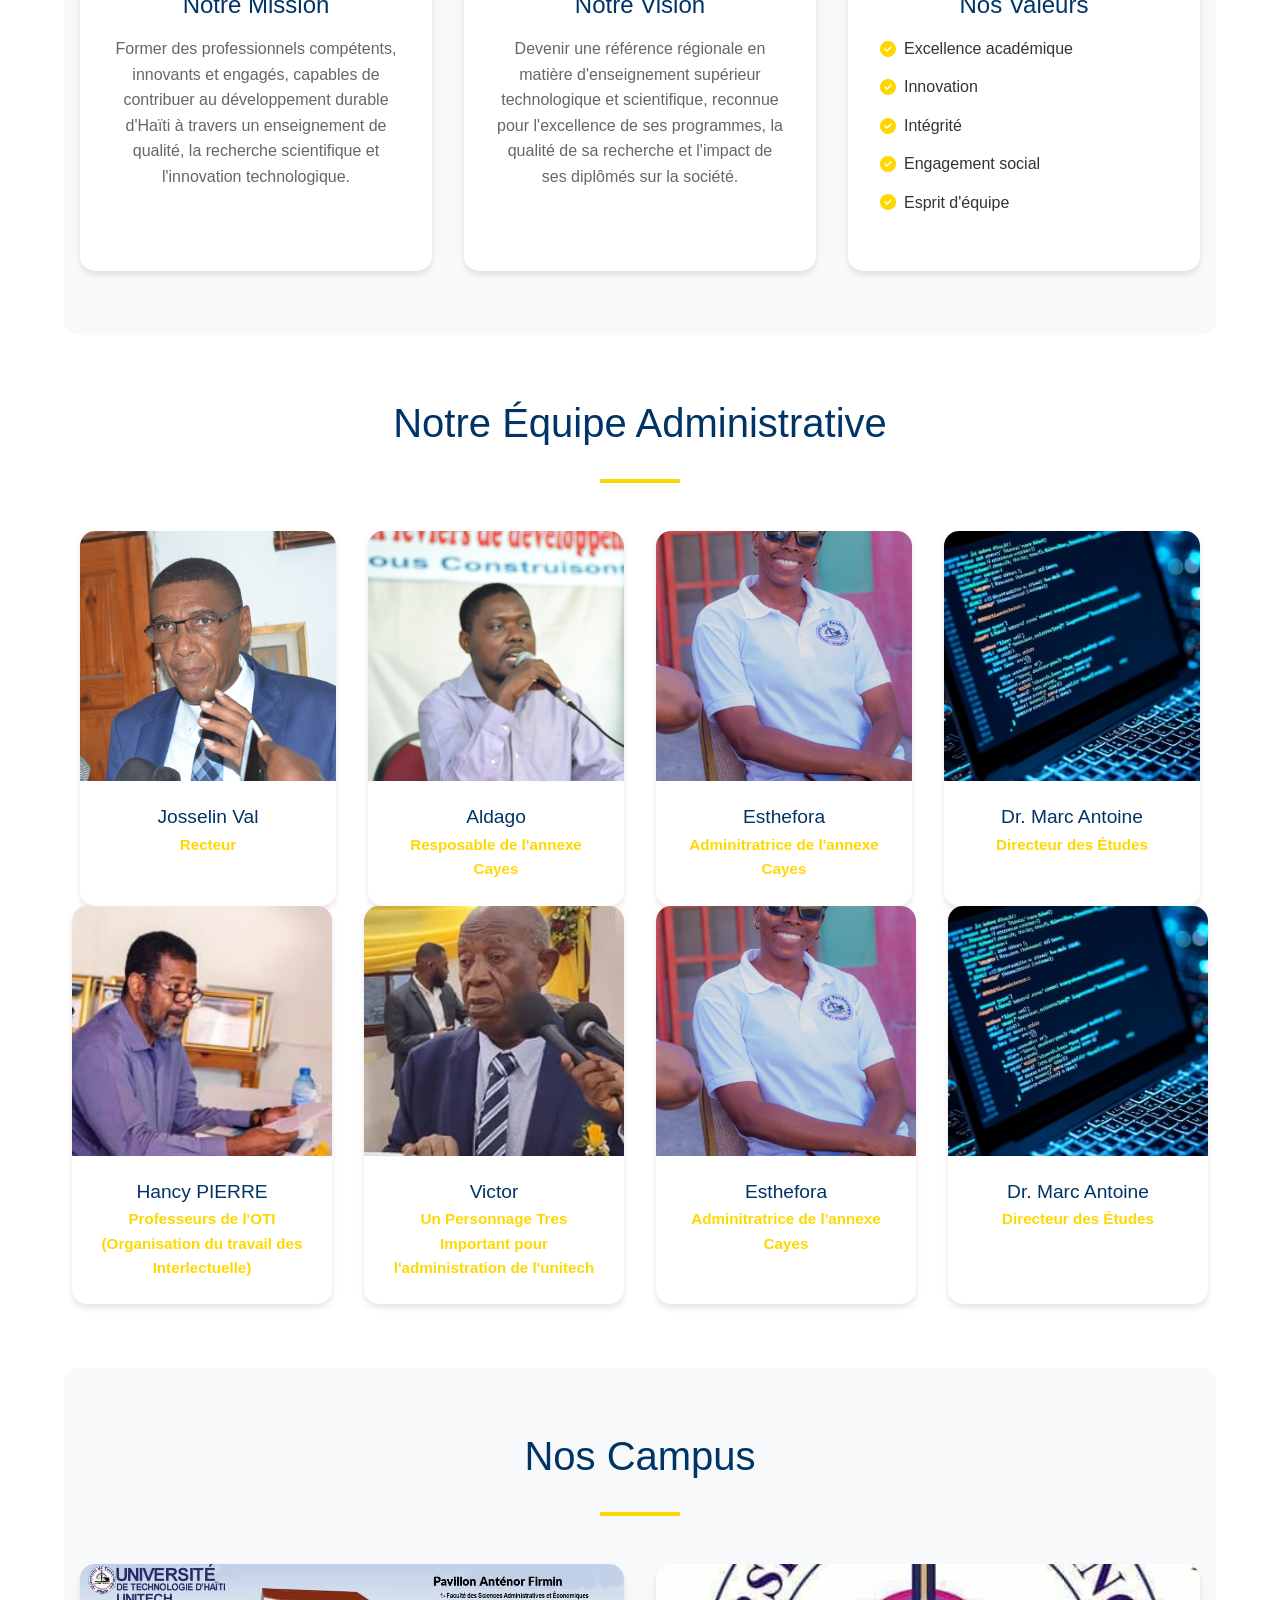
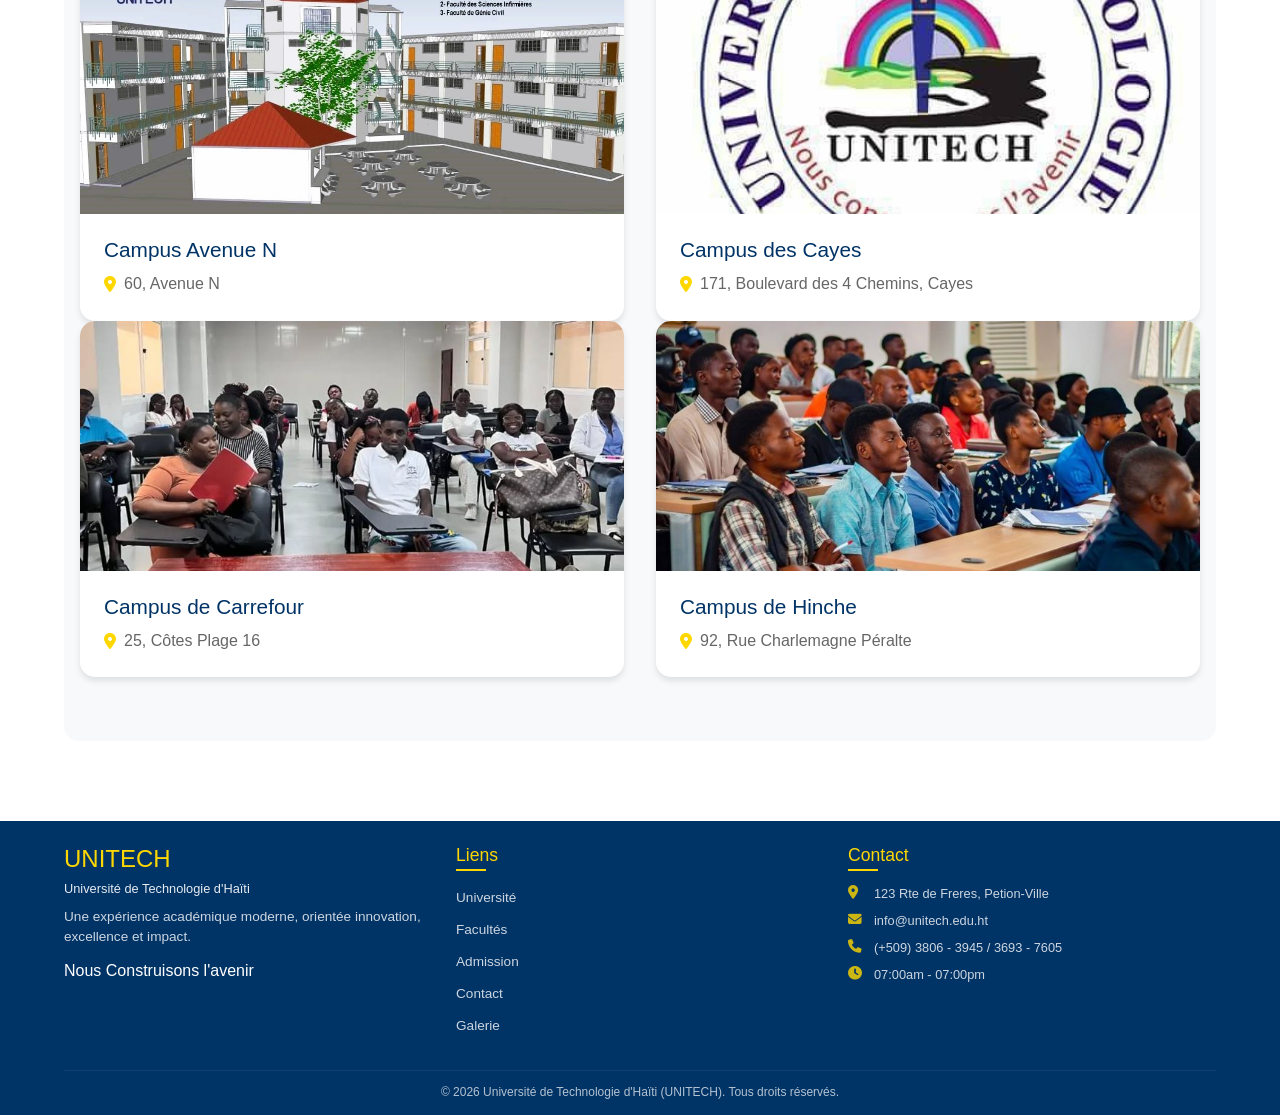
<file: a_propos.html>
<!DOCTYPE html>
<html lang="fr">

<head>
    <link rel="stylesheet" href="css/bootstrap.min.css">
    <link rel="stylesheet" href="CSS-CSS/apropos.css">
    <link rel="stylesheet" href="https://cdnjs.cloudflare.com/ajax/libs/font-awesome/6.5.0/css/all.min.css">
    <meta charset="UTF-8">
    <meta name="viewport" content="width=device-width, initial-scale=1.0">
    <title>À Propos - Université de Technologie d'Haïti</title>
</head>

<body>
    <header>
        <nav class="navbar fixed-top">
            <div class="logo">
                <a href="index.html"><img src="Imaje/Unitech.jpg" alt="Logo UNITECH"></a>
            </div>

            <div class="menu-toggle" id="menu-toggle">
                ☰
            </div>

            <ul class="nav-links" id="nav-links">
                <li><a href="index.html">Accueil</a></li>
                <li><a href="a_propos.html" class="active">À Propos</a></li>
                <li><a href="programmes.html">Programmes</a></li>
                <li><a href="admission.html">Admission</a></li>
                <li><a href="Galerie.html">Galerie</a></li>
                <li><a href="contact.html">Contact</a></li>
            </ul>
        </nav>
    </header>

    <main>
        <!-- Bannière d'en-tête -->
        <section class="page-banner">
            <div class="banner-content">
                <h1>À Propos de l'UNITECH</h1>
                <p>Découvrez l'histoire, la mission et les valeurs de notre institution</p>
            </div>
        </section>

        <!-- Section Histoire avec FLEXBOX et FIGURE -->
        <section class="histoire">
            <div class="container">
                <div class="section-header">
                    <h2>Notre Histoire</h2>
                    <div class="underline"></div>
                </div>

                <div class="histoire-content-flex"> <!-- Flexbox -->
                    <div class="histoire-text">
                        <p>L'<strong>Université de Technologie d'Haïti (UNITECH)</strong> est une institution
                            d'enseignement supérieur privée fondée le <strong>8 novembre 2007</strong> à Port-au-Prince.
                            Elle est née de la vision d'un groupe d'intellectuels haïtiens désireux de créer un
                            établissement d'excellence capable de former les cadres dont le pays a besoin pour son
                            développement.</p>
                        <p>Depuis sa création, l'UNITECH s'est engagée à promouvoir un enseignement de qualité, à
                            développer la recherche scientifique et à contribuer activement au développement social et
                            économique d'Haïti. En près de deux décennies, elle a formé des milliers de professionnels
                            compétents qui œuvrent aujourd'hui dans tous les secteurs d'activité du pays.</p>
                        <p>L'université a su évoluer avec son temps, en adaptant constamment ses programmes aux besoins
                            du marché du travail et aux avancées technologiques, tout en conservant ses valeurs
                            fondamentales d'excellence, d'intégrité et d'engagement social.</p>
                    </div>

                    <figure class="histoire-figure">
                        <a href="#img1">
                            <img src="Imaje/Unitech1.jpg" alt="Campus principal de l'UNITECH">
                        </a>
                        <figcaption>Le campus principal de l'UNITECH</figcaption>
                    </figure>
                </div>
            </div>
        </section>

        <!-- Section Mission, Vision, Valeurs avec FLEXBOX -->
        <section class="mission-vision">
            <div class="container">
                <div class="section-header">
                    <h2>Mission, Vision & Valeurs</h2>
                    <div class="underline"></div>
                </div>

                <div class="mission-vision-flex"> <!-- Flexbox -->
                    <div class="mission-card">
                        <div class="icon">
                            <i class="fas fa-bullseye"></i>
                        </div>
                        <h3>Notre Mission</h3>
                        <p>Former des professionnels compétents, innovants et engagés, capables de contribuer au
                            développement durable d'Haïti à travers un enseignement de qualité, la recherche
                            scientifique et l'innovation technologique.</p>
                    </div>

                    <div class="vision-card">
                        <div class="icon">
                            <i class="fas fa-eye"></i>
                        </div>
                        <h3>Notre Vision</h3>
                        <p>Devenir une référence régionale en matière d'enseignement supérieur technologique et
                            scientifique, reconnue pour l'excellence de ses programmes, la qualité de sa recherche et
                            l'impact de ses diplômés sur la société.</p>
                    </div>

                    <div class="valeurs-card">
                        <div class="icon">
                            <i class="fas fa-heart"></i>
                        </div>
                        <h3>Nos Valeurs</h3>
                        <ul>
                            <li><i class="fas fa-check-circle"></i> Excellence académique</li>
                            <li><i class="fas fa-check-circle"></i> Innovation</li>
                            <li><i class="fas fa-check-circle"></i> Intégrité</li>
                            <li><i class="fas fa-check-circle"></i> Engagement social</li>
                            <li><i class="fas fa-check-circle"></i> Esprit d'équipe</li>
                        </ul>
                    </div>
                </div>
            </div>
        </section>

        <section class="equipe">
            <div class="container">
                <div class="section-header">
                    <h2>Notre Équipe Administrative</h2>
                    <div class="underline"></div>
                </div>

                <div class="team-flex"> <!-- Flexbox -->
                    <figure class="team-figure">
                        <a href="#img2">
                            <img src="Imaje/Unitech2.jpg" alt="Recteur de l'UNITECH">
                        </a>
                        <figcaption>
                            <h3>Josselin Val</h3>
                            <p>Recteur</p>
                        </figcaption>
                    </figure>

                    <figure class="team-figure">
                        <a href="#img3">
                            <img src="Imaje/aldago.jpg" alt="Vice-Rectrice de l'UNITECH">
                        </a>
                        <figcaption>
                            <h3>Aldago</h3>
                            <p>Resposable de l'annexe Cayes</p>
                        </figcaption>
                    </figure>

                    <figure class="team-figure">
                        <a href="#img4">
                            <img src="Imaje/Estephora.jpeg" alt="Doyen de la Faculté des Sciences">
                        </a>
                        <figcaption>
                            <h3>Esthefora</h3>
                            <p>Adminitratrice de l'annexe Cayes</p>
                        </figcaption>
                    </figure>

                    <figure class="team-figure">
                        <a href="#img5">
                            <img src="Imaje/infomatique.jpg" alt="Directeur des Études">
                        </a>
                        <figcaption>
                            <h3>Dr. Marc Antoine</h3>
                            <p>Directeur des Études</p>
                        </figcaption>
                    </figure>
                </div>
            </div>
            <div class="team-flex">
                <figure class="team-figure">
                    <a href="#img6">
                        <img src="Imaje/14.jpg" alt="Prof Hancy PIERRE">
                    </a>
                    <figcaption>
                        <h3>Hancy PIERRE</h3>
                        <p>Professeurs de l'OTI (Organisation du travail des Interlectuelle)</p>
                    </figcaption>
                </figure>

                <figure class="team-figure">
                    <a href="#img7">
                        <img src="Imaje/17.jpg" alt="Victor Benoit">
                    </a>
                    <figcaption>
                        <h3>Victor</h3>
                        <p>Un Personnage Tres Important pour l'administration de l'unitech</p>
                    </figcaption>
                </figure>

                <figure class="team-figure">
                    <a href="#img8">
                        <img src="Imaje/Estephora.jpeg" alt="Doyen de la Faculté des Sciences">
                    </a>
                    <figcaption>
                        <h3>Esthefora</h3>
                        <p>Adminitratrice de l'annexe Cayes</p>
                    </figcaption>
                </figure>

                <figure class="team-figure">
                    <a href="#img9">
                        <img src="Imaje/infomatique.jpg" alt="Directeur des Études">
                    </a>
                    <figcaption>
                        <h3>Dr. Marc Antoine</h3>
                        <p>Directeur des Études</p>
                    </figcaption>
                </figure>
            </div>
        </section>

        <!-- Section Campus -->
        <section class="campus">
            <div class="container">
                <div class="section-header">
                    <h2>Nos Campus</h2>
                    <div class="underline"></div>
                </div>

                <div class="campus-flex"> <!-- Flexbox -->
                    <figure class="campus-figure">
                        <a href="#img10">
                            <img src="Imaje/Unitech1.jpg" alt="Campus Pétion-Ville">
                        </a>
                        <figcaption>
                            <h3>Campus Avenue N</h3>
                            <p><i class="fas fa-map-marker-alt"></i> 60, Avenue N</p>
                        </figcaption>
                    </figure>

                    <figure class="campus-figure">
                        <a href="#img11">
                            <img src="Imaje/Unitech.jpg" alt="Campus des Cayes">
                        </a>
                        <figcaption>
                            <h3>Campus des Cayes</h3>
                            <p><i class="fas fa-map-marker-alt"></i> 171, Boulevard des 4 Chemins, Cayes</p>
                        </figcaption>
                    </figure>
                </div>
            </div>
            <div class="container">
                <div class="campus-flex"> <!-- Flexbox -->
                    <figure class="campus-figure">
                        <a href="#img12">
                            <img src="Imaje/cayes.jpg" alt="Campus Carrefour">
                        </a>
                        <figcaption>
                            <h3>Campus de Carrefour</h3>
                            <p><i class="fas fa-map-marker-alt"></i> 25, Côtes Plage 16</p>
                        </figcaption>
                    </figure>

                    <figure class="campus-figure">
                        <a href="#img13">
                            <img src="Imaje/hinche.jpg" alt="Campus Hinche">
                        </a>
                        <figcaption>
                            <h3>Campus de Hinche</h3>
                            <p><i class="fas fa-map-marker-alt"></i> 92, Rue Charlemagne Péralte</p>
                        </figcaption>
                    </figure>
                </div>
            </div>
        </section>
    </main>

    <!-- Lightbox pou agrandi imaj ak navigasyon -->
    <div class="lightbox" id="img1">
        <div class="lightbox-content">
            <a href="#" class="close">&times;</a>
            <a href="#img13" class="nav-prev"><i class="fas fa-chevron-left"></i></a>
            <img src="Imaje/Unitech1.jpg" alt="Campus principal de l'UNITECH">
            <a href="#img2" class="nav-next"><i class="fas fa-chevron-right"></i></a>
            <p>Campus principal de l'UNITECH (1/13)</p>
        </div>
    </div>

    <div class="lightbox" id="img2">
        <div class="lightbox-content">
            <a href="#" class="close">&times;</a>
            <a href="#img1" class="nav-prev"><i class="fas fa-chevron-left"></i></a>
            <img src="Imaje/Unitech2.jpg" alt="Recteur de l'UNITECH">
            <a href="#img3" class="nav-next"><i class="fas fa-chevron-right"></i></a>
            <p>Josselin Val - Recteur (2/13)</p>
        </div>
    </div>

    <div class="lightbox" id="img3">
        <div class="lightbox-content">
            <a href="#" class="close">&times;</a>
            <a href="#img2" class="nav-prev"><i class="fas fa-chevron-left"></i></a>
            <img src="Imaje/aldago.jpg" alt="Vice-Rectrice de l'UNITECH">
            <a href="#img4" class="nav-next"><i class="fas fa-chevron-right"></i></a>
            <p>Aldago - Responsable de l'annexe Cayes (3/13)</p>
        </div>
    </div>

    <div class="lightbox" id="img4">
        <div class="lightbox-content">
            <a href="#" class="close">&times;</a>
            <a href="#img3" class="nav-prev"><i class="fas fa-chevron-left"></i></a>
            <img src="Imaje/Estephora.jpeg" alt="Administratrice">
            <a href="#img5" class="nav-next"><i class="fas fa-chevron-right"></i></a>
            <p>Esthefora - Administratrice de l'annexe Cayes (4/13)</p>
        </div>
    </div>

    <div class="lightbox" id="img5">
        <div class="lightbox-content">
            <a href="#" class="close">&times;</a>
            <a href="#img4" class="nav-prev"><i class="fas fa-chevron-left"></i></a>
            <img src="Imaje/infomatique.jpg" alt="Directeur des Études">
            <a href="#img6" class="nav-next"><i class="fas fa-chevron-right"></i></a>
            <p>Dr. Marc Antoine - Directeur des Études (5/13)</p>
        </div>
    </div>

    <div class="lightbox" id="img6">
        <div class="lightbox-content">
            <a href="#" class="close">&times;</a>
            <a href="#img5" class="nav-prev"><i class="fas fa-chevron-left"></i></a>
            <img src="Imaje/14.jpg" alt="Prof Hancy PIERRE">
            <a href="#img7" class="nav-next"><i class="fas fa-chevron-right"></i></a>
            <p>Hancy PIERRE - Professeur OTI (6/13)</p>
        </div>
    </div>

    <div class="lightbox" id="img7">
        <div class="lightbox-content">
            <a href="#" class="close">&times;</a>
            <a href="#img6" class="nav-prev"><i class="fas fa-chevron-left"></i></a>
            <img src="Imaje/17.jpg" alt="Victor Benoit">
            <a href="#img8" class="nav-next"><i class="fas fa-chevron-right"></i></a>
            <p>Victor - Personnage Important (7/13)</p>
        </div>
    </div>

    <div class="lightbox" id="img8">
        <div class="lightbox-content">
            <a href="#" class="close">&times;</a>
            <a href="#img7" class="nav-prev"><i class="fas fa-chevron-left"></i></a>
            <img src="Imaje/Estephora.jpeg" alt="Administratrice">
            <a href="#img9" class="nav-next"><i class="fas fa-chevron-right"></i></a>
            <p>Esthefora - Administratrice de l'annexe Cayes (8/13)</p>
        </div>
    </div>

    <div class="lightbox" id="img9">
        <div class="lightbox-content">
            <a href="#" class="close">&times;</a>
            <a href="#img8" class="nav-prev"><i class="fas fa-chevron-left"></i></a>
            <img src="Imaje/infomatique.jpg" alt="Directeur des Études">
            <a href="#img10" class="nav-next"><i class="fas fa-chevron-right"></i></a>
            <p>Dr. Marc Antoine - Directeur des Études (9/13)</p>
        </div>
    </div>

    <div class="lightbox" id="img10">
        <div class="lightbox-content">
            <a href="#" class="close">&times;</a>
            <a href="#img9" class="nav-prev"><i class="fas fa-chevron-left"></i></a>
            <img src="Imaje/Unitech1.jpg" alt="Campus Avenue N">
            <a href="#img11" class="nav-next"><i class="fas fa-chevron-right"></i></a>
            <p>Campus Avenue N - 60, Avenue N (10/13)</p>
        </div>
    </div>

    <div class="lightbox" id="img11">
        <div class="lightbox-content">
            <a href="#" class="close">&times;</a>
            <a href="#img10" class="nav-prev"><i class="fas fa-chevron-left"></i></a>
            <img src="Imaje/Unitech.jpg" alt="Campus des Cayes">
            <a href="#img12" class="nav-next"><i class="fas fa-chevron-right"></i></a>
            <p>Campus des Cayes - 171, Boulevard des 4 Chemins (11/13)</p>
        </div>
    </div>

    <div class="lightbox" id="img12">
        <div class="lightbox-content">
            <a href="#" class="close">&times;</a>
            <a href="#img11" class="nav-prev"><i class="fas fa-chevron-left"></i></a>
            <img src="Imaje/cayes.jpg" alt="Campus Carrefour">
            <a href="#img13" class="nav-next"><i class="fas fa-chevron-right"></i></a>
            <p>Campus de Carrefour - 25, Côtes Plage 16 (12/13)</p>
        </div>
    </div>

    <div class="lightbox" id="img13">
        <div class="lightbox-content">
            <a href="#" class="close">&times;</a>
            <a href="#img12" class="nav-prev"><i class="fas fa-chevron-left"></i></a>
            <img src="Imaje/hinche.jpg" alt="Campus Hinche">
            <a href="#img1" class="nav-next"><i class="fas fa-chevron-right"></i></a>
            <p>Campus de Hinche - 92, Rue Charlemagne Péralte (13/13)</p>
        </div>
    </div>

    <!-- Footer -->
    <footer class="footer">
        <div class="footer-container">
            <div class="footer-col">
                <h3>UNITECH</h3>
                <p class="subtitle">Université de Technologie d'Haïti</p>
                <p class="description">Une expérience académique moderne, orientée innovation, excellence et impact.</p>
                <p>Nous Construisons l'avenir</p>
            </div>

            <div class="footer-col">
                <h4>Liens</h4>
                <ul>
                    <li><a href="index.html">Université</a></li>
                    <li><a href="programmes.html">Facultés</a></li>
                    <li><a href="admission.html">Admission</a></li>
                    <li><a href="contact.html">Contact</a></li>
                    <li><a href="Galerie.html">Galerie</a></li>
                </ul>
            </div>

            <div class="footer-col">
                <h4>Contact</h4>
                <ul class="contact-info">
                    <li><i class="fas fa-map-marker-alt"></i> 123 Rte de Freres, Petion-Ville</li>
                    <li><i class="fas fa-envelope"></i> info@unitech.edu.ht</li>
                    <li><i class="fas fa-phone"></i> (+509) 3806 - 3945 / 3693 - 7605</li>
                    <li><i class="fas fa-clock"></i> 07:00am - 07:00pm</li>
                </ul>
            </div>
        </div>

        <div class="copyright">
            &copy; 2026 Université de Technologie d'Haïti (UNITECH). Tous droits réservés.
        </div>
    </footer>

    <script src="js/bootstrap.bundle.min.js"></script>
    <script>
        const menuToggle = document.querySelector("#menu-toggle");
        const navLinks = document.querySelector("#nav-links");

        menuToggle.addEventListener("click", function () {
            navLinks.classList.toggle("show");
        });
    </script>
</body>

</html>
</file>
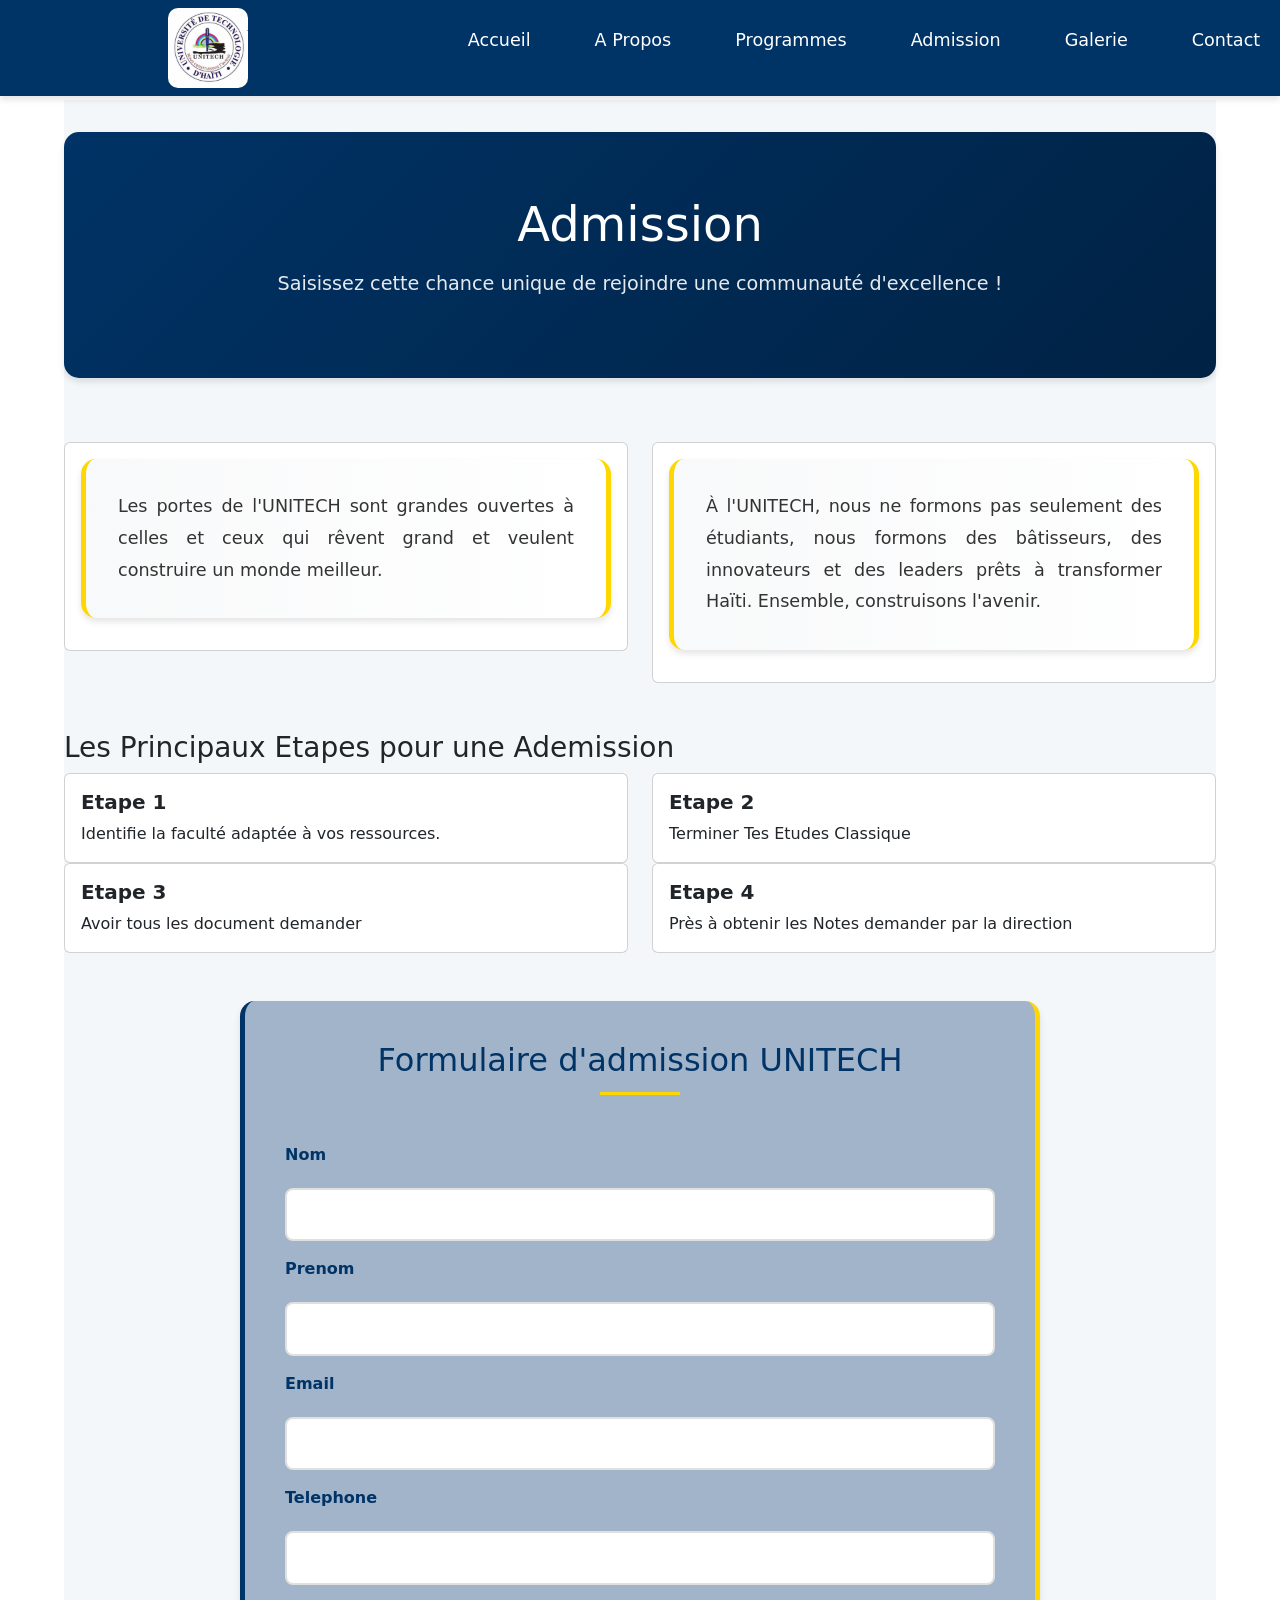
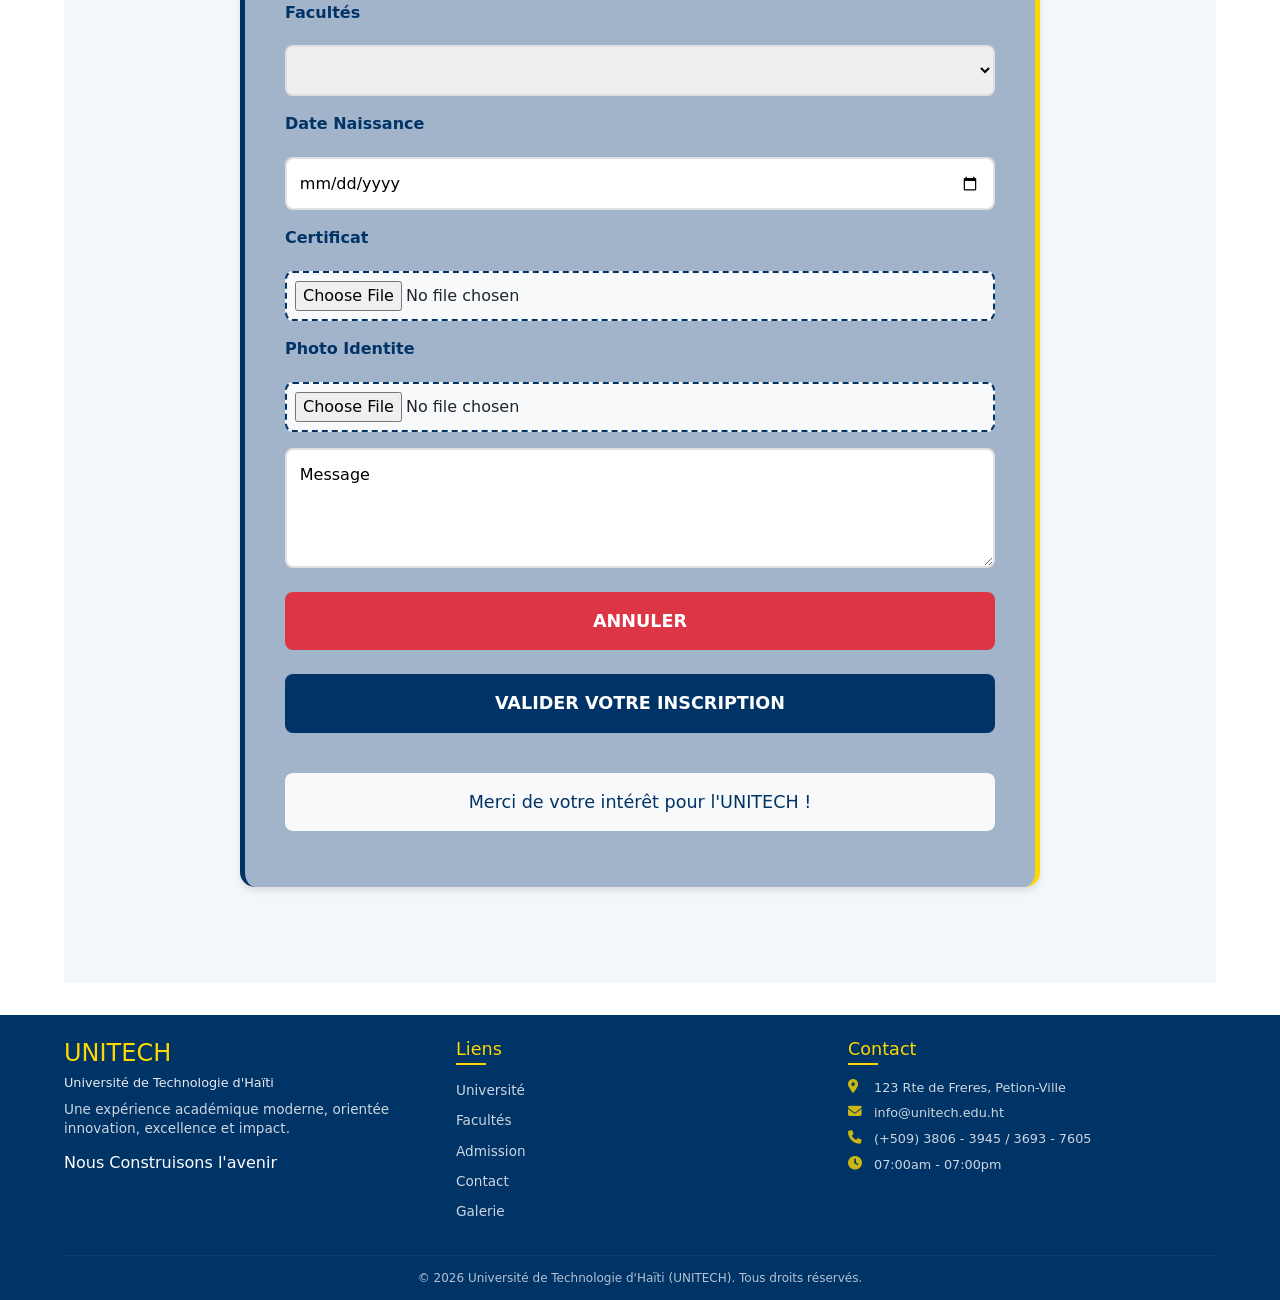
<file: admission.html>
<!DOCTYPE html>
<html lang="fr">

<head>
  <link rel="stylesheet" href="CSS-CSS/Admission.css">
  <link rel="stylesheet" href="css/bootstrap.min.css">
  <link rel="stylesheet" href="https://cdnjs.cloudflare.com/ajax/libs/font-awesome/6.5.0/css/all.min.css">
  <meta charset="UTF-8">
  <meta name="viewport" content="width=device-width, initial-scale=1.0">
  <title>Admission-Universite de Technologie d'd’Haïti</title>
</head>

<body class=".container-main">
  <header>

    <nav class="navbar fixed-top">

      <div class="logo">
        <a href="index.html"><img src="Imaje/Unitech.jpg" alt="Logo UNITECH"></a>
      </div>

      <div class="menu-toggle" id="menu-toggle">
        ☰
      </div>

      <ul class="nav-links" id="nav-links">

        <li><a href="index.html">Accueil</a></li>
        <li><a href="a_propos.html">A Propos</a></li>
        <li><a href="programmes.html">Programmes</a></li>
        <li><a href="admission.html">Admission</a></li>
        <li><a href="Galerie.html">Galerie</a></li>
        <li><a href="contact.html">Contact</a></li>

      </ul>

    </nav>

  </header>

  <main>

    <section class="page-banner">
            <div class="banner-content">
                <h1>Admission</h1>
                <p>Saisissez cette chance unique de rejoindre une communauté d'excellence !</p>
            </div>
        </section>
    <div class="paragraphe">
      <div class="row">
        <div class="col-sm-6">
          <div class="card ">
            <div class="card-body">

              <p>
                Les portes de l'UNITECH sont grandes ouvertes à celles et ceux qui rêvent grand et veulent construire un
            monde meilleur. 
              </p>

            </div>
          </div>
        </div>
        
        <div class="col-sm-6">
          <div class="card ">
            <div class="card-body">

              <p>À l'UNITECH, nous ne formons pas seulement des étudiants, nous formons des
                bâtisseurs, des innovateurs et des
                leaders prêts à transformer Haïti.
                Ensemble, construisons l'avenir.
              </p>

            </div>
          </div>
        </div>
      </div>
    </div>

    <div class="row">
      <h3>Les Principaux Etapes pour une Ademission</h3>
      <div class="col-sm-6 mb-3 mb-sm-0">
        <div class="card">
          <div class="card-body">
            <h5 class="card-title"><strong>Etape 1</strong> </h5>
            <p class="card-text">Identifie la faculté adaptée à vos ressources.</p>
          </div>
        </div>
      </div>
      <div class="col-sm-6">
        <div class="card">
          <div class="card-body">
            <h5 class="card-title"><strong>Etape 2</strong> </h5>
            <p class="card-text">Terminer Tes Etudes Classique</p>

          </div>
        </div>
      </div>
    </div>
    <div class="row">

      <div class="col-sm-6 mb-3 mb-sm-0">
        <div class="card">
          <div class="card-body">
            <h5 class="card-title"><strong>Etape 3</strong> </h5>
            <p class="card-text">Avoir tous les document demander</p>
          </div>
        </div>
      </div>
      <div class="col-sm-6">
        <div class="card">
          <div class="card-body">
            <h5 class="card-title"><strong>Etape 4</strong> </h5>
            <p class="card-text">Près à obtenir les Notes demander par la direction</p>

          </div>
        </div>
      </div>
    </div>
    <div id="form-gauche">
      <form action="admission.html">
        <h4>Formulaire d'admission UNITECH</h4>
        <label for="Nom">Nom</label>
        <input type="text" name="Nom" id="Prenom" required>
        <label for="Prenom">Prenom</label>
        <input type="text" name="Prenom" id="Prenom" required>
        <label for="Email">Email</label>
        <input type="email" id="Email" name="Email" required autocomplete="email">
        <label for="Telephone">Telephone</label>
        <input type="tel" id="Telephone" name="Telephone" required autocomplete="tel" pattern="[0-9]{10}">
        <label for="Facultes">Facultés</label>
        <select name="Facultes" id="Facultes">
          <optgroup label="Licences">
            <option></option>
            <option value="Sciences Infirmière"> Sciences Infirmière</option>
            <option value="Sciences informatique"> Sciences Informatiques</option>
            <option value="Facultés des Sciences Administratives et Economiques">Facultés des Sciences Administratives
              et Economiques</option>
            <option value="Faculté des Sciences de l’Agriculture et de l’Environnement">Faculté des Sciences de
              l’Agriculture et de l’Environnement</option>
            <option value="Diplomatie et Relation Internationale">Diplomatie et Relation Internationale</option>
            <option value="Génie civile">Génie civile</option>
            <option value="Faculté des Sciences Juridiques et Politiques">Faculté des Sciences Juridiques et Politiques
            </option>
            <option value="Facultés des Sciences Infirmière">Facultés des Sciences Infirmière</option>
            <option value="Achitecture">Achitecture</option>
            <option value="Mecanique">Mecanique</option>
          </optgroup>
          <optgroup label="Diplômes 2 ans">
            <option value="Reseau">Reseau</option>
            <option value="Pharmacologie Medicale">Pharmacologie Medicale</option>
          </optgroup>
        </select>
        <label for="Date Naissance">Date Naissance</label>
        <input type="date" name="Date Naissance" id="Date Naissance">
        <label for="certificat">Certificat</label>
        <input type="file" name="certificat" id="certificat" required>
        <label for="Identifie">Photo Identite</label>
        <input type="file" name="Identifie" id="Identifie" required>
        <textarea name="Message" id="Message" placeholder="Laisser un Message">Message</textarea>
        <input type="reset" value="ANNULER">
        <input type="submit" value="VALIDER VOTRE INSCRIPTION">

        <p>Merci de votre intérêt pour l'UNITECH !</p>
      </form>
    </div>
  </main>

  <!-- NOUVEAU FOOTER -->
  <footer class="footer">
    <div class="footer-container">
      <!-- Kolòn 1: UNITECH -->
      <div class="footer-col">
        <h3>UNITECH</h3>
        <p class="subtitle">Université de Technologie d'Haïti</p>
        <p class="description">Une expérience académique moderne, orientée innovation, excellence et impact.</p>
        <p>Nous Construisons l'avenir</p>
      </div>

      <!-- Kolòn 2: Liens -->
      <div class="footer-col">
        <h4>Liens</h4>
        <ul>
          <li><a href="index.html">Université</a></li>
          <li><a href="programmes.html">Facultés</a></li>
          <li><a href="admission.html">Admission</a></li>
          <li><a href="contact.html">Contact</a></li>
          <li><a href="Galerie.html">Galerie</a></li>
        </ul>
      </div>

      <!-- Kolòn 3: Contact -->
      <div class="footer-col">
        <h4>Contact</h4>
        <ul class="contact-info">
          <li><i class="fas fa-map-marker-alt"></i> 123 Rte de Freres, Petion-Ville</li>
          <li><i class="fas fa-envelope"></i> info@unitech.edu.ht</li>
          <li><i class="fas fa-phone"></i> (+509) 3806 - 3945 / 3693 - 7605</li>
          <li><i class="fas fa-clock"></i> 07:00am - 07:00pm</li>
        </ul>
      </div>
    </div>

    <!-- Copyright santre -->
    <div class="copyright">
      &copy; 2026 Université de Technologie d'Haïti (UNITECH). Tous droits réservés.
    </div>
  </footer>

  <script src="js/bootstrap.bundle.min.js"></script>
  <script>

    const menuToggle = document.querySelector("#menu-toggle");
    const navLinks = document.querySelector("#nav-links");

    menuToggle.addEventListener("click", function () {
      navLinks.classList.toggle("show");
    });
  </script>
</body>

</html>
</file>
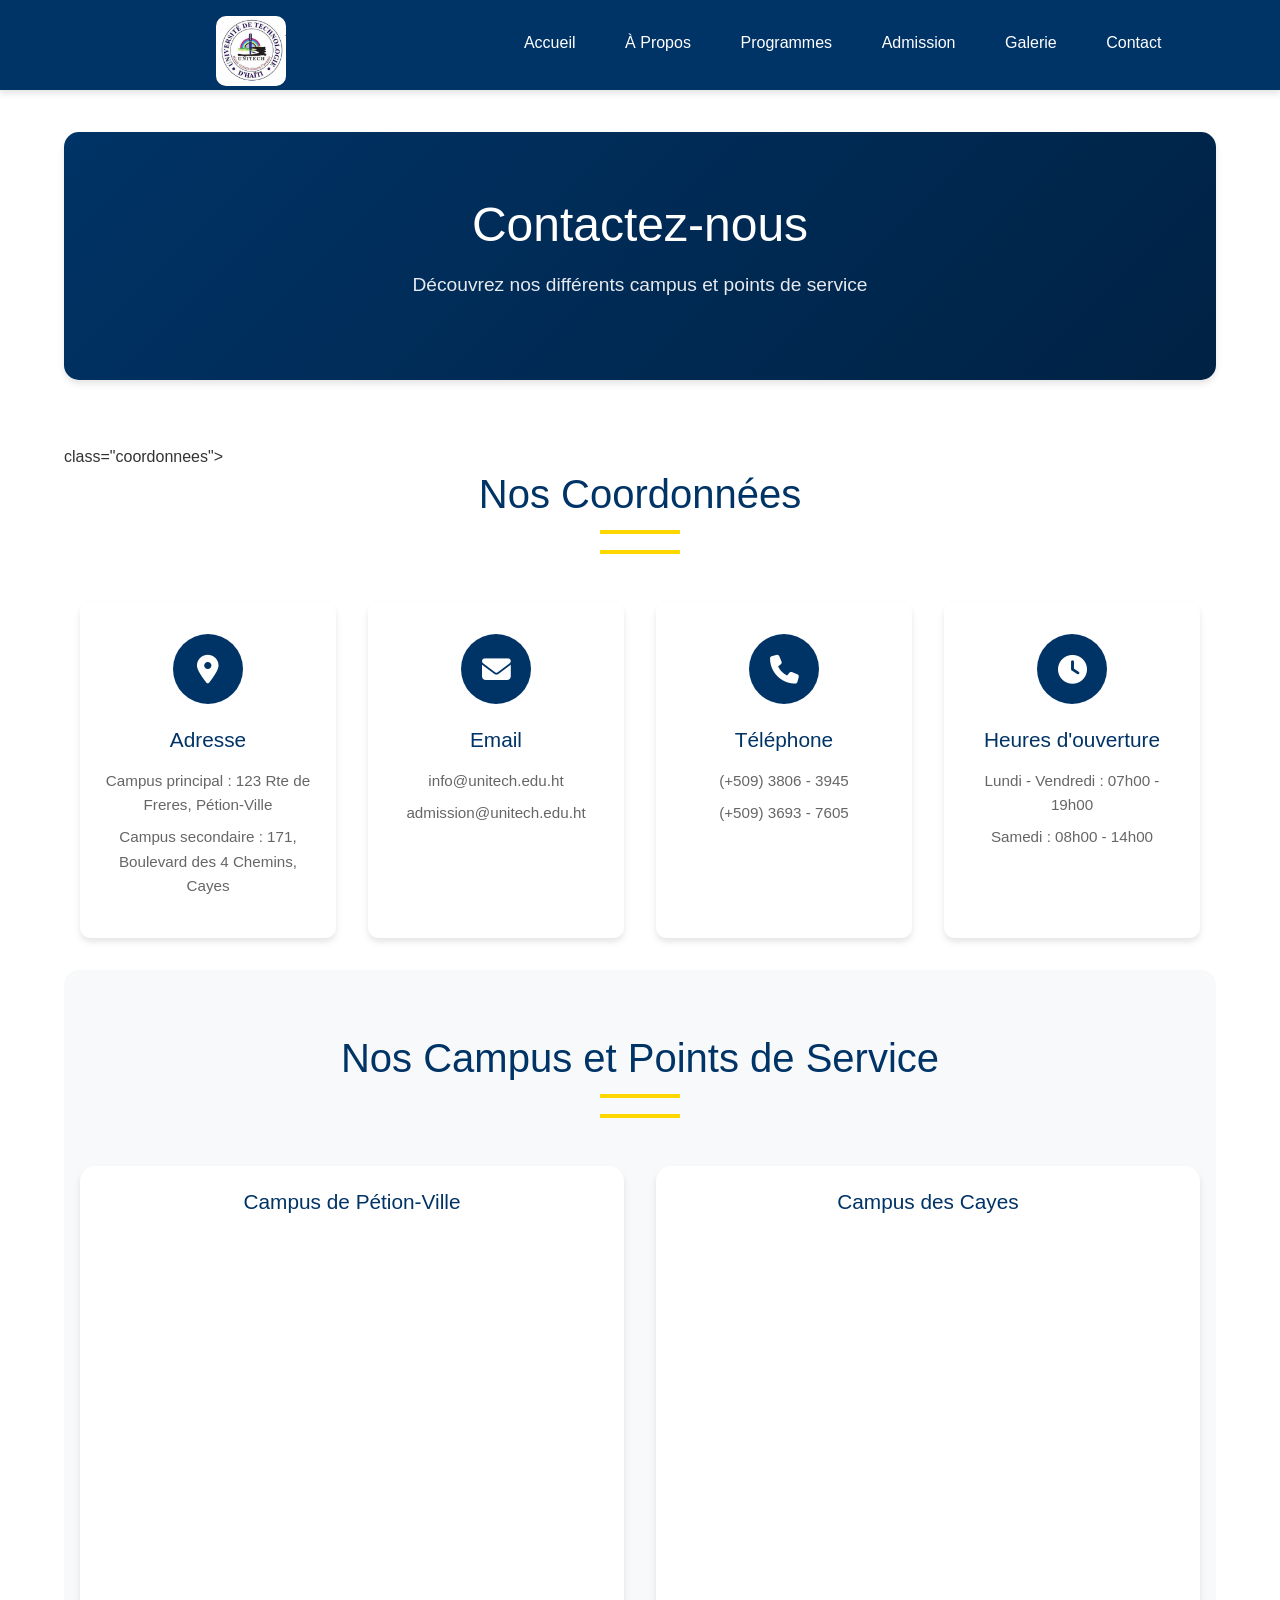
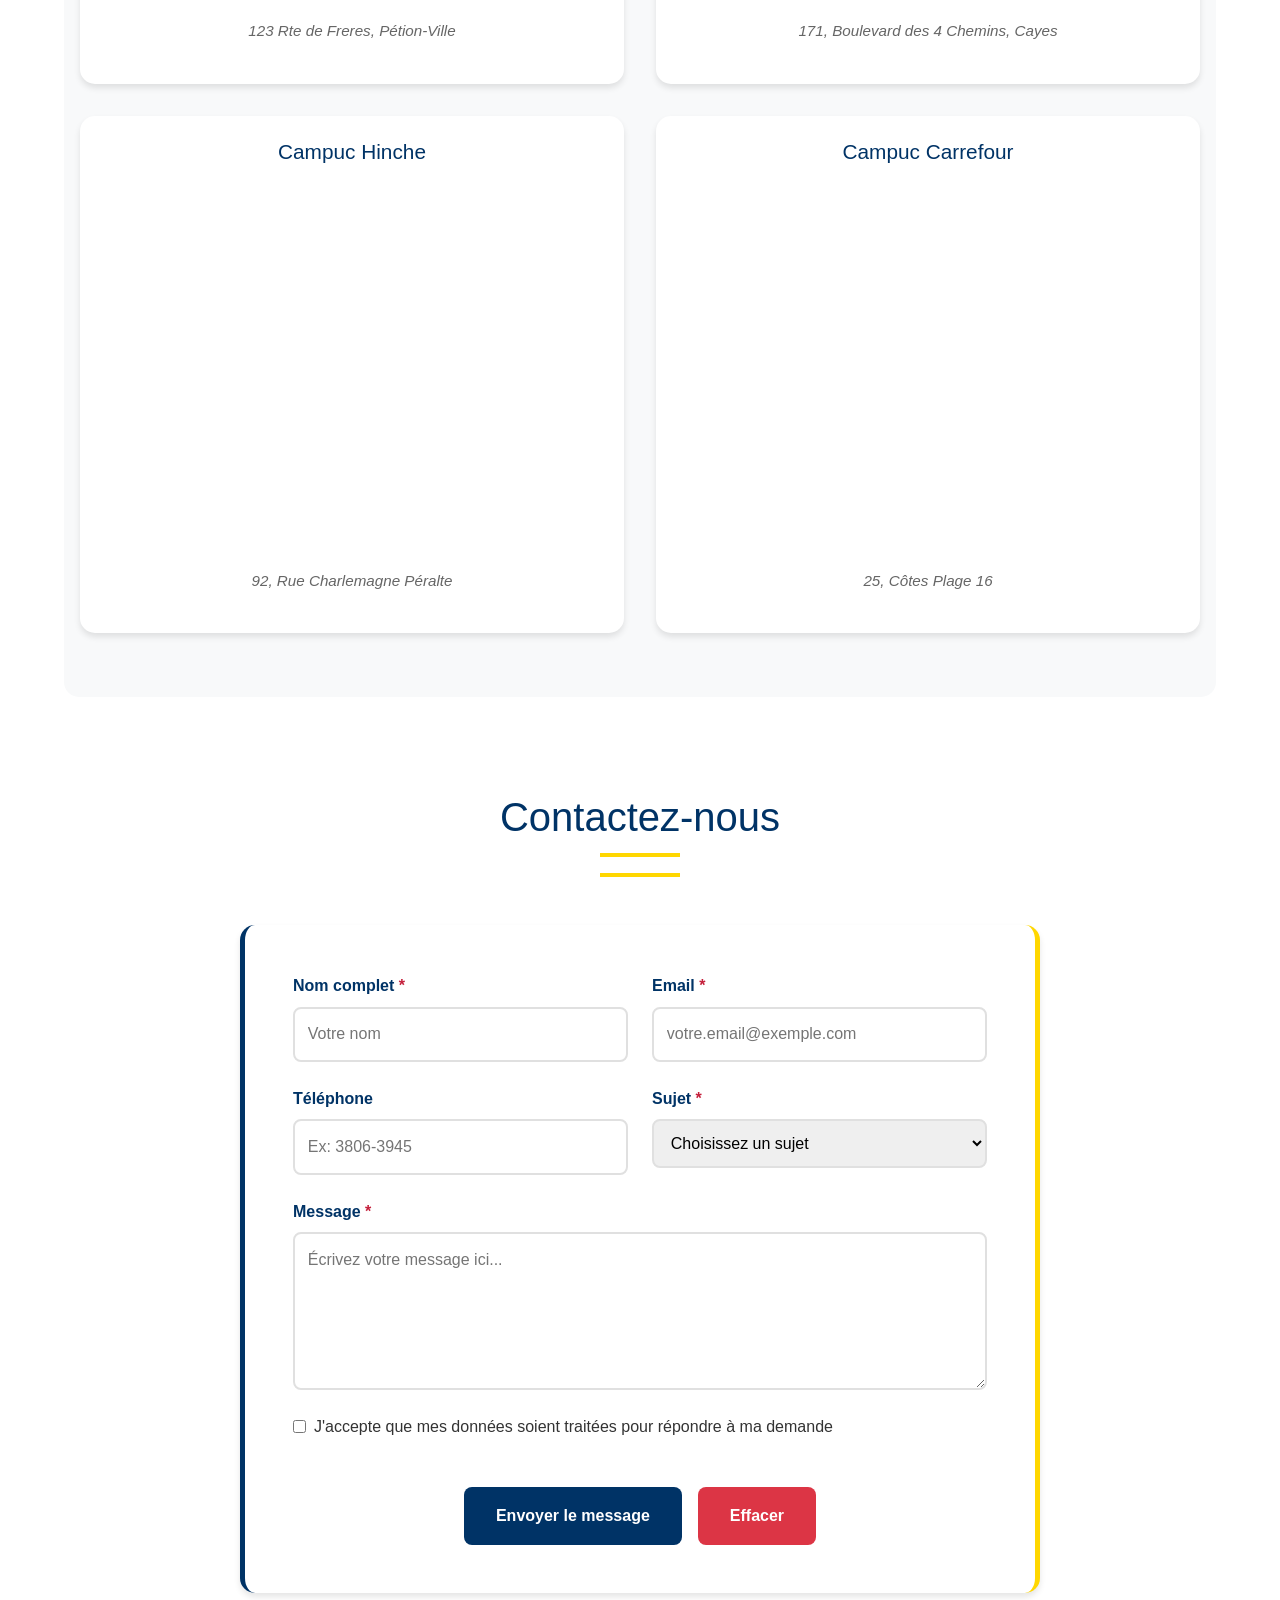
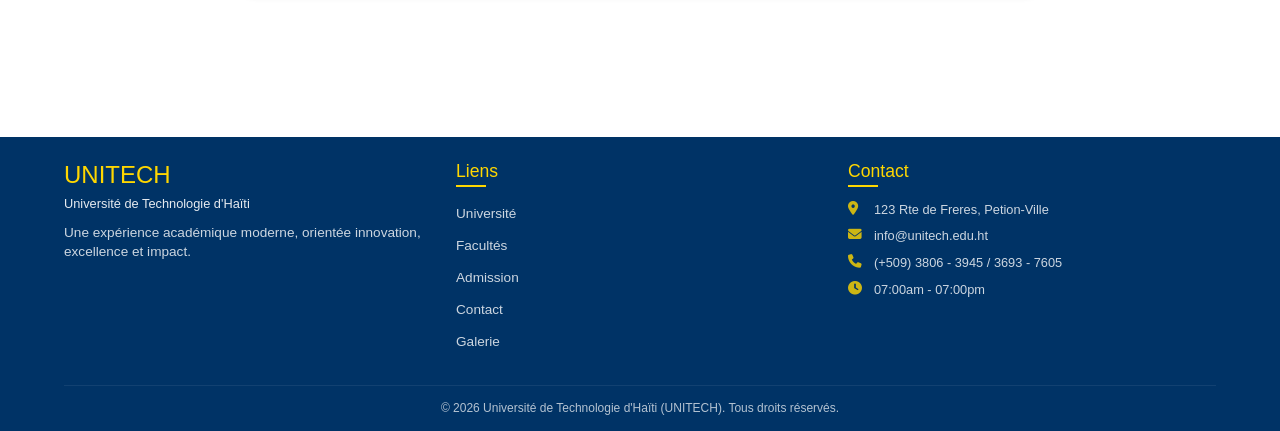
<file: contact.html>
<!DOCTYPE html>
<html lang="fr">

<head>
    <link rel="stylesheet" href="css/bootstrap.min.css">
    <link rel="stylesheet" href="CSS-CSS/Contact.css">
    <link rel="stylesheet" href="https://cdnjs.cloudflare.com/ajax/libs/font-awesome/6.5.0/css/all.min.css">
    <meta charset="UTF-8">
    <meta name="viewport" content="width=device-width, initial-scale=1.0">
    <title>Contact - Université de Technologie d'Haïti</title>
</head>

<body>
    <header>
        <nav class="navbar fixed-top">
            <div class="logo">
        <a href="index.html"><img src="Imaje/Unitech.jpg" alt="Logo UNITECH"></a>
      </div>

            <div class="menu-toggle" id="menu-toggle">
                ☰
            </div>

            <ul class="nav-links" id="nav-links">
                <li><a href="index.html">Accueil</a></li>
                <li><a href="a_propos.html">À Propos</a></li>
                <li><a href="programmes.html">Programmes</a></li>
                <li><a href="admission.html">Admission</a></li>
                <li><a href="Galerie.html">Galerie</a></li>
                <li><a href="contact.html" class="active">Contact</a></li>
                
            </ul>
        </nav>
    </header>

    <main>
        
        <section class="page-banner">
            <div class="banner-content">
                <h1>Contactez-nous</h1>
                <p>Découvrez nos différents campus et points de service</p>
            </div>
        </section>
        <section> class="coordonnees">
            <div class="container">
                <div class="section-header">
                    <h2>Nos Coordonnées</h2>
                    <div class="underline"></div>
                </div>

                <div class="coordonnees-grid">
                    <div class="coordonnee-card">
                        <div class="icon">
                            <i class="fas fa-map-marker-alt"></i>
                        </div>
                        <h3>Adresse</h3>
                        <p>Campus principal : 123 Rte de Freres, Pétion-Ville</p>
                        <p>Campus secondaire : 171, Boulevard des 4 Chemins, Cayes</p>
                    </div>

                    <div class="coordonnee-card">
                        <div class="icon">
                            <i class="fas fa-envelope"></i>
                        </div>
                        <h3>Email</h3>
                        <p><a href="mailto:info@unitech.edu.ht">info@unitech.edu.ht</a></p>
                        <p><a href="mailto:admission@unitech.edu.ht">admission@unitech.edu.ht</a></p>
                    </div>

                    <div class="coordonnee-card">
                        <div class="icon">
                            <i class="fas fa-phone"></i>
                        </div>
                        <h3>Téléphone</h3>
                        <p><a href="tel:+50938063945">(+509) 3806 - 3945</a></p>
                        <p><a href="tel:+50936937605">(+509) 3693 - 7605</a></p>
                    </div>

                    <div class="coordonnee-card">
                        <div class="icon">
                            <i class="fas fa-clock"></i>
                        </div>
                        <h3>Heures d'ouverture</h3>
                        <p>Lundi - Vendredi : 07h00 - 19h00</p>
                        <p>Samedi : 08h00 - 14h00</p>
                    </div>
                </div>
            </div>
        </section>

       
        <section class="cartes-multiples">
            <div class="container">
                <div class="section-header">
                    <h2>Nos Campus et Points de Service</h2>
                    <div class="underline"></div>
                </div>

                
                <div class="iframe-grid">
                   
                    <div class="iframe-card iframe-1">
                        <h3>Campus de Pétion-Ville</h3>
                        <div class="map-container">
                            <iframe 
                                src="https://www.google.com/maps/embed?pb=!1m18!1m12!1m3!1d37873.72204821255!2d-72.344946!3d18.539167!2m3!1f0!2f0!3f0!3m2!1i1024!2i768!4f13.1!3m3!1m2!1s0x8eb9e1b5a5b5b5b5%3A0x5b5b5b5b5b5b5b5b!2sP%C3%A9tion-Ville%2C%20Ha%C3%AFti!5e0!3m2!1sfr!2sht!4v1620000000000!5m2!1sfr!2sht" 
                                allowfullscreen="" 
                                loading="lazy">
                            </iframe>
                        </div>
                        <p class="map-address">123 Rte de Freres, Pétion-Ville</p>
                    </div>

                    <!-- Rectangle 2: Campus des Cayes -->
                    <div class="iframe-card iframe-2">
                        <h3>Campus des Cayes</h3>
                        <div class="map-container">
                            <iframe 
                                src="https://www.google.com/maps/embed?pb=!1m18!1m12!1m3!1d37873.72204821255!2d-73.750000!3d18.200000!2m3!1f0!2f0!3f0!3m2!1i1024!2i768!4f13.1!3m3!1m2!1s0x8eb9e1b5a5b5b5b5%3A0x5b5b5b5b5b5b5b5b!2sCayes%2C%20Ha%C3%AFti!5e0!3m2!1sfr!2sht!4v1620000000000!5m2!1sfr!2sht" 
                                allowfullscreen="" 
                                loading="lazy">
                            </iframe>
                        </div>
                        <p class="map-address">171, Boulevard des 4 Chemins, Cayes</p>
                    </div>

                    <!-- Rectangle 3: Bureau d'Accueil (anba rectangle 1) -->
                    <div class="iframe-card iframe-3">
                        <h3>Campuc Hinche</h3>
                        <div class="map-container">
                            <iframe 
                                 src="https://www.google.com/maps/embed?pb=!1m18!1m12!1m3!1d5723.1687202815265!2d-72.00927582360053!3d19.14321763806595!2m3!1f0!2f0!3f0!3m2!1i1024!2i768!4f13.1!3m3!1m2!1s0x8eb73386ac33fba3%3A0xae9aed4cb8525bfb!2s92%20Rue%20Charlemagne%20Peralte%2C%20Hinche!5e0!3m2!1sfr!2sht!4v1773262735955!5m2!1sfr!2sht" width="600" height="450" style="border:0;" allowfullscreen="" loading="lazy" referrerpolicy="no-referrer-when-downgrade">
                                allowfullscreen="" 
                                loading="lazy">
                            </iframe>
                        </div>
                        <p class="map-address">92, Rue Charlemagne Péralte</p>
                    </div>

                    <!-- Rectangle 4: Bureau d'Information (anba rectangle 2) -->
                    <div class="iframe-card iframe-4">
                        <h3>Campuc Carrefour</h3>
                        <div class="map-container">
                            <iframe 
                                 src="https://www.google.com/maps/embed?pb=!1m18!1m12!1m3!1d3782.8651503069273!2d-72.39717802502403!3d18.53499498256136!2m3!1f0!2f0!3f0!3m2!1i1024!2i768!4f13.1!3m3!1m2!1s0x8eb9dcccc7cfb081%3A0x5301d0a573552987!2s25%20Cote%20Plage%2016%2C%20Carrefour!5e0!3m2!1sfr!2sht!4v1773262853994!5m2!1sfr!2sht" width="600" height="450" style="border:0;" allowfullscreen="" loading="lazy" referrerpolicy="no-referrer-when-downgrade">
                                loading="lazy">
                            </iframe>
                        </div>
                        <p class="map-address">25, Côtes Plage 16</p>
                    </div>
                </div>
            </div>
        </section>

        
        <section class="formulaire-contact">
            <div class="container">
                <div class="section-header">
                    <h2>Contactez-nous</h2>
                    <div class="underline"></div>
                </div>

                <div class="form-container">
                    <form action="#" method="post" class="contact-form">
                        <div class="form-row">
                            <div class="form-group">
                                <label for="nom">Nom complet <span class="required">*</span></label>
                                <input type="text" id="nom" name="nom" placeholder="Votre nom" required>
                            </div>

                            <div class="form-group">
                                <label for="email">Email <span class="required">*</span></label>
                                <input type="email" id="email" name="email" placeholder="votre.email@exemple.com" required>
                            </div>
                        </div>

                        <div class="form-row">
                            <div class="form-group">
                                <label for="telephone">Téléphone</label>
                                <input type="tel" id="telephone" name="telephone" placeholder="Ex: 3806-3945" pattern="[0-9]{4}[-]?[0-9]{4}" title="Format: 3806-3945 ou 38063945">
                            </div>

                            <div class="form-group">
                                <label for="sujet">Sujet <span class="required">*</span></label>
                                <select id="sujet" name="sujet" required>
                                    <option value="">Choisissez un sujet</option>
                                    <option value="admission">Admission</option>
                                    <option value="programmes">Programmes</option>
                                    <option value="inscription">Inscription</option>
                                    <option value="information">Demande d'information</option>
                                    <option value="autre">Autre</option>
                                </select>
                            </div>
                        </div>

                        <div class="form-group full-width">
                            <label for="message">Message <span class="required">*</span></label>
                            <textarea id="message" name="message" rows="5" placeholder="Écrivez votre message ici..." required></textarea>
                        </div>

                        <div class="form-group full-width">
                            <label class="checkbox-label">
                                <input type="checkbox" name="consentement" required>
                                J'accepte que mes données soient traitées pour répondre à ma demande
                            </label>
                        </div>

                        <div class="form-submit">
                            <button type="submit" class="btn-submit">Envoyer le message</button>
                            <button type="reset" class="btn-reset">Effacer</button>
                        </div>
                    </form>
                </div>
            </div>
        </section>
    </main>

    <!-- Footer -->
    <footer class="footer">
        <div class="footer-container">
            <div class="footer-col">
                <h3>UNITECH</h3>
                <p class="subtitle">Université de Technologie d'Haïti</p>
                <p class="description">Une expérience académique moderne, orientée innovation, excellence et impact.</p>
            </div>

            <div class="footer-col">
                <h4>Liens</h4>
                <ul>
                    <li><a href="index.html">Université</a></li>
                    <li><a href="programmes.html">Facultés</a></li>
                    <li><a href="admission.html">Admission</a></li>
                    <li><a href="contact.html">Contact</a></li>
                    <li><a href="Galerie.html">Galerie</a></li>
                </ul>
            </div>

            <div class="footer-col">
                <h4>Contact</h4>
                <ul class="contact-info">
                    <li><i class="fas fa-map-marker-alt"></i> 123 Rte de Freres, Petion-Ville</li>
                    <li><i class="fas fa-envelope"></i> info@unitech.edu.ht</li>
                    <li><i class="fas fa-phone"></i> (+509) 3806 - 3945 / 3693 - 7605</li>
                    <li><i class="fas fa-clock"></i> 07:00am - 07:00pm</li>
                </ul>
            </div>
        </div>

        <div class="copyright">
            &copy; 2026 Université de Technologie d'Haïti (UNITECH). Tous droits réservés.
        </div>
    </footer>

    <script src="js/bootstrap.bundle.min.js"></script>
    <script>
        const menuToggle = document.querySelector("#menu-toggle");
        const navLinks = document.querySelector("#nav-links");

        menuToggle.addEventListener("click", function () {
            navLinks.classList.toggle("show");
        });
    </script>
</body>

</html>
</file>
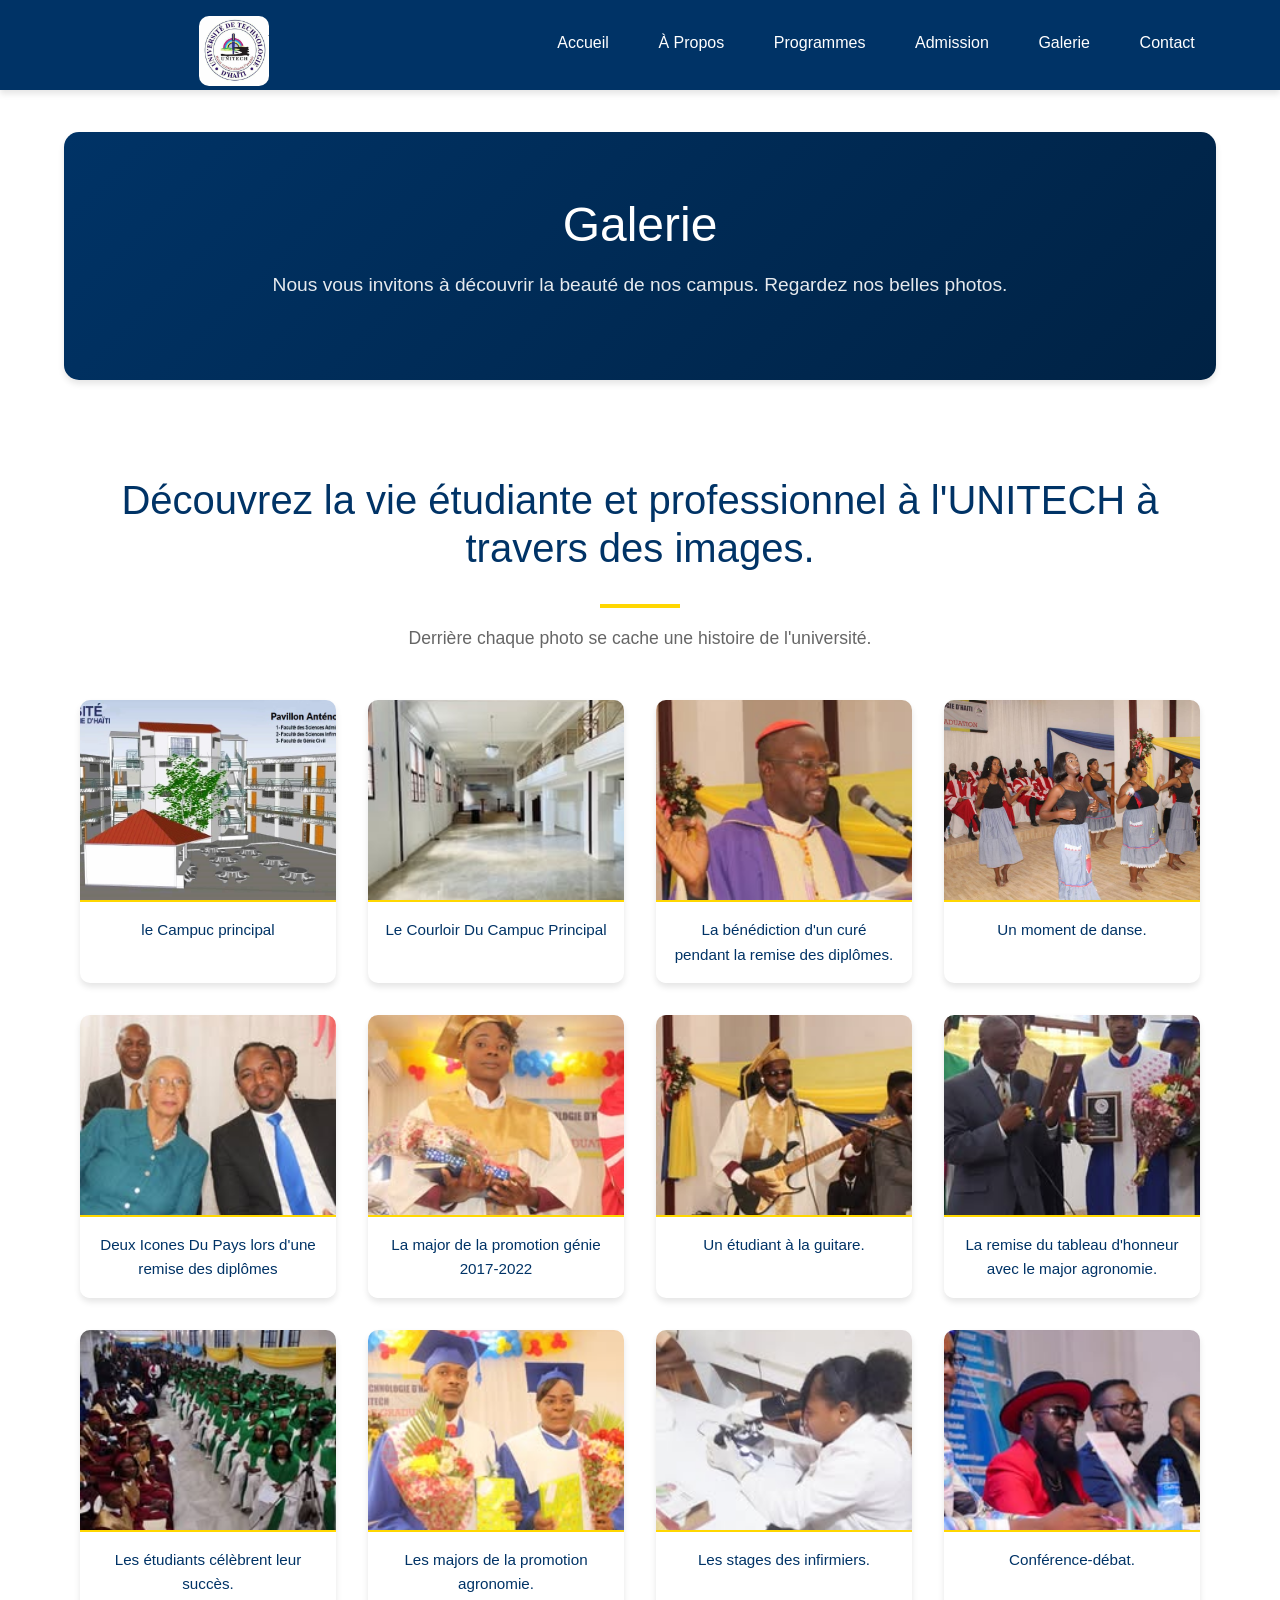
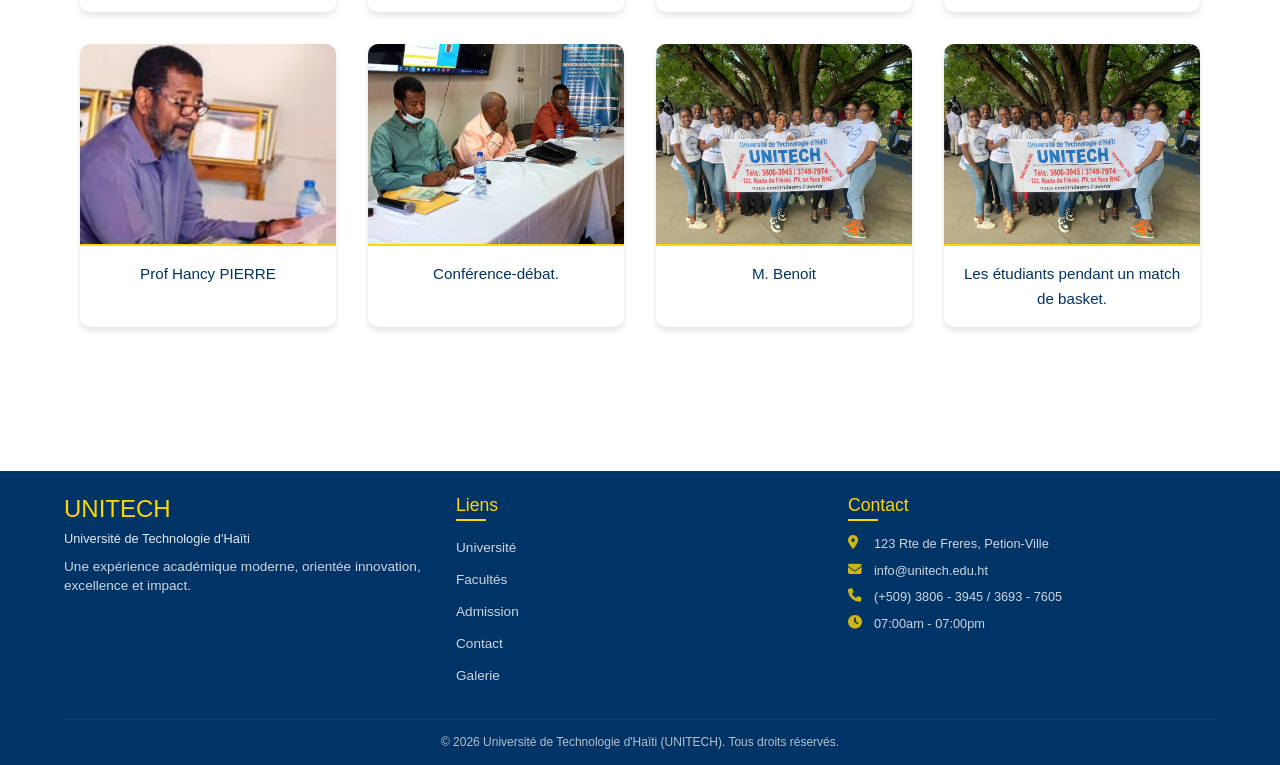
<file: Galerie.html>
<!DOCTYPE html>
<html lang="fr">

<head>
    <link rel="stylesheet" href="css/bootstrap.min.css">
    <link rel="stylesheet" href="CSS-CSS/Galerie.css">
    <link rel="stylesheet" href="https://cdnjs.cloudflare.com/ajax/libs/font-awesome/6.5.0/css/all.min.css">
    <meta charset="UTF-8">
    <meta name="viewport" content="width=device-width, initial-scale=1.0">
    <title>Galerie-Université de Technologie d'Haïti</title>
</head>

<body>
    <header>
        <nav class="navbar fixed-top">
            <div class="logo">
                <a href="index.html"><img src="Imaje/Unitech.jpg" alt="Logo UNITECH"></a>
            </div>

            <div class="menu-toggle" id="menu-toggle">
                ☰
            </div>

            <ul class="nav-links" id="nav-links">
                <li><a href="index.html">Accueil</a></li>
                <li><a href="a_propos.html">À Propos</a></li>
                <li><a href="programmes.html">Programmes</a></li>
                <li><a href="admission.html">Admission</a></li>
                <li><a href="Galerie.html">Galerie</a></li>
                <li><a href="contact.html">Contact</a></li>

            </ul>
        </nav>
    </header>

    <main>
        <!-- Bannière Galri -->
        <section class="page-banner">
            <div class="banner-content">
                <h1>Galerie</h1>
                <p>Nous vous invitons à découvrir la beauté de nos campus. Regardez nos belles photos.</p>
            </div>
        </section>


        <section class="galri">
            <div class="container">
                <div class="section-header">
                    <h2>Découvrez la vie étudiante et professionnel à l'UNITECH à travers des images.</h2>
                    <div class="underline"></div>
                    <p class="section-description"> Derrière chaque photo se cache une histoire de l'université.</p>
                </div>

                <div class="galri-grid">
                    <figure class="galri-item">
                        <a href="#img1"><img src="Imaje/Unitech1.jpg" alt="Campuc"></a>
                        <figcaption>le Campuc principal</figcaption>
                    </figure>

                    <figure class="galri-item">
                        <a href="#img2"><img src="Imaje/1.jpg" alt="Le Courloir Du Campuc"></a>
                        <figcaption>Le Courloir Du Campuc Principal</figcaption>
                    </figure>

                    <figure class="galri-item">
                        <a href="#img3"><img src="Imaje/2.jpg" alt="Graduation"></a>
                        <figcaption>La bénédiction d'un curé pendant la remise des diplômes.</figcaption>
                    </figure>

                    <figure class="galri-item">
                        <a href="#img4"><img src="Imaje/3.jpg" alt="La dance"></a>
                        <figcaption>Un moment de danse.</figcaption>
                    </figure>

                    <figure class="galri-item">
                        <a href="#img5"><img src="Imaje/4.jpg" alt="Icones"></a>
                        <figcaption>Deux Icones Du Pays lors d'une remise des diplômes</figcaption>
                    </figure>

                    <figure class="galri-item">
                        <a href="#img6"><img src="Imaje/5.jpg" alt="La major de la promotion génie 2017-2022"></a>
                        <figcaption>La major de la promotion génie 2017-2022</figcaption>
                    </figure>

                    <figure class="galri-item">
                        <a href="#img7"><img src="Imaje/7.jpg" alt="Un étudiant à la guitare."></a>
                        <figcaption>Un étudiant à la guitare.</figcaption>
                    </figure>

                    <figure class="galri-item">
                        <a href="#img8"><img src="Imaje/8.jpg" alt="La remise du tableau d'honneur avec le major."></a>
                        <figcaption>La remise du tableau d'honneur avec le major agronomie.</figcaption>
                    </figure>

                    <figure class="galri-item">
                        <a href="#img9"><img src="Imaje/9.jpg" alt="Les étudiants célèbrent leur succès."></a>
                        <figcaption>Les étudiants célèbrent leur succès.</figcaption>
                    </figure>

                    <figure class="galri-item">
                        <a href="#img10"><img src="Imaje/10.jpg" alt="Les majors de la promotion agronomie."></a>
                        <figcaption>Les majors de la promotion agronomie.</figcaption>
                    </figure>

                    <figure class="galri-item">
                        <a href="#img11"><img src="Imaje/12.jpg" alt="Les stages des infirmiers."></a>
                        <figcaption>Les stages des infirmiers.</figcaption>
                    </figure>

                    <figure class="galri-item">
                        <a href="#img12"><img src="Imaje/13.jpg" alt="Conférence-débat."></a>
                        <figcaption>Conférence-débat.</figcaption>
                    </figure>
                    
                    <figure class="galri-item">
                        <a href="#img13"><img src="Imaje/14.jpg" alt="Prof Hancy PIERRE"></a>
                        <figcaption>Prof Hancy PIERRE</figcaption>
                    </figure>

                    <figure class="galri-item">
                        <a href="#img14"><img src="Imaje/15.jpg" alt="Conférence-débat."></a>
                        <figcaption>Conférence-débat.</figcaption>
                    </figure>

                    <figure class="galri-item">
                        <a href="#img15"><img src="Imaje/16.jpg" alt="M. Benoit"></a>
                        <figcaption>M. Benoit</figcaption>
                    </figure>

                    <figure class="galri-item">
                        <a href="#img16"><img src="Imaje/16.jpg" alt="Les étudiants pendant un match de basket."></a>
                        <figcaption>Les étudiants pendant un match de basket.</figcaption>
                    </figure>
                </div>
            </div>
        </section>
    </main>

    <!-- Lightbox pou agrandi imaj ak navigasyon -->
    <div class="lightbox" id="img1">
        <div class="lightbox-content">
            <a href="#" class="close">&times;</a>
            <a href="#img16" class="nav-prev"><i class="fas fa-chevron-left"></i></a>
            <img src="Imaje/Unitech1.jpg" alt="Campuc">
            <a href="#img2" class="nav-next"><i class="fas fa-chevron-right"></i></a>
            <p>Le Campuc principal (1/16)</p>
        </div>
    </div>

    <div class="lightbox" id="img2">
        <div class="lightbox-content">
            <a href="#" class="close">&times;</a>
            <a href="#img1" class="nav-prev"><i class="fas fa-chevron-left"></i></a>
            <img src="Imaje/1.jpg" alt="Le Courloir Du Campuc">
            <a href="#img3" class="nav-next"><i class="fas fa-chevron-right"></i></a>
            <p>Le Courloir Du Campuc Principal (2/16)</p>
        </div>
    </div>

    <div class="lightbox" id="img3">
        <div class="lightbox-content">
            <a href="#" class="close">&times;</a>
            <a href="#img2" class="nav-prev"><i class="fas fa-chevron-left"></i></a>
            <img src="Imaje/2.jpg" alt="Graduation">
            <a href="#img4" class="nav-next"><i class="fas fa-chevron-right"></i></a>
            <p>La bénédiction d'un curé pendant la remise des diplômes. (3/16)</p>
        </div>
    </div>

    <div class="lightbox" id="img4">
        <div class="lightbox-content">
            <a href="#" class="close">&times;</a>
            <a href="#img3" class="nav-prev"><i class="fas fa-chevron-left"></i></a>
            <img src="Imaje/3.jpg" alt="La dance">
            <a href="#img5" class="nav-next"><i class="fas fa-chevron-right"></i></a>
            <p>Un moment de danse. (4/16)</p>
        </div>
    </div>

    <div class="lightbox" id="img5">
        <div class="lightbox-content">
            <a href="#" class="close">&times;</a>
            <a href="#img4" class="nav-prev"><i class="fas fa-chevron-left"></i></a>
            <img src="Imaje/4.jpg" alt="Icones">
            <a href="#img6" class="nav-next"><i class="fas fa-chevron-right"></i></a>
            <p>Deux Icones Du Pays lors d'une remise des diplômes (5/16)</p>
        </div>
    </div>

    <div class="lightbox" id="img6">
        <div class="lightbox-content">
            <a href="#" class="close">&times;</a>
            <a href="#img5" class="nav-prev"><i class="fas fa-chevron-left"></i></a>
            <img src="Imaje/5.jpg" alt="La major de la promotion génie 2017-2022">
            <a href="#img7" class="nav-next"><i class="fas fa-chevron-right"></i></a>
            <p>La major de la promotion génie 2017-2022 (6/16)</p>
        </div>
    </div>

    <div class="lightbox" id="img7">
        <div class="lightbox-content">
            <a href="#" class="close">&times;</a>
            <a href="#img6" class="nav-prev"><i class="fas fa-chevron-left"></i></a>
            <img src="Imaje/7.jpg" alt="Un étudiant à la guitare.">
            <a href="#img8" class="nav-next"><i class="fas fa-chevron-right"></i></a>
            <p>Un étudiant à la guitare. (7/16)</p>
        </div>
    </div>

    <div class="lightbox" id="img8">
        <div class="lightbox-content">
            <a href="#" class="close">&times;</a>
            <a href="#img7" class="nav-prev"><i class="fas fa-chevron-left"></i></a>
            <img src="Imaje/8.jpg" alt="La remise du tableau d'honneur avec le major.">
            <a href="#img9" class="nav-next"><i class="fas fa-chevron-right"></i></a>
            <p>La remise du tableau d'honneur avec le major agronomie. (8/16)</p>
        </div>
    </div>

    <div class="lightbox" id="img9">
        <div class="lightbox-content">
            <a href="#" class="close">&times;</a>
            <a href="#img8" class="nav-prev"><i class="fas fa-chevron-left"></i></a>
            <img src="Imaje/9.jpg" alt="Les étudiants célèbrent leur succès.">
            <a href="#img10" class="nav-next"><i class="fas fa-chevron-right"></i></a>
            <p>Les étudiants célèbrent leur succès. (9/16)</p>
        </div>
    </div>

    <div class="lightbox" id="img10">
        <div class="lightbox-content">
            <a href="#" class="close">&times;</a>
            <a href="#img9" class="nav-prev"><i class="fas fa-chevron-left"></i></a>
            <img src="Imaje/10.jpg" alt="Les majors de la promotion agronomie.">
            <a href="#img11" class="nav-next"><i class="fas fa-chevron-right"></i></a>
            <p>Les majors de la promotion agronomie. (10/16)</p>
        </div>
    </div>

    <div class="lightbox" id="img11">
        <div class="lightbox-content">
            <a href="#" class="close">&times;</a>
            <a href="#img10" class="nav-prev"><i class="fas fa-chevron-left"></i></a>
            <img src="Imaje/12.jpg" alt="Les stages des infirmiers.">
            <a href="#img12" class="nav-next"><i class="fas fa-chevron-right"></i></a>
            <p>Les stages des infirmiers. (11/16)</p>
        </div>
    </div>

    <div class="lightbox" id="img12">
        <div class="lightbox-content">
            <a href="#" class="close">&times;</a>
            <a href="#img11" class="nav-prev"><i class="fas fa-chevron-left"></i></a>
            <img src="Imaje/13.jpg" alt="Conférence-débat.">
            <a href="#img13" class="nav-next"><i class="fas fa-chevron-right"></i></a>
            <p>Conférence-débat. (12/16)</p>
        </div>
    </div>

    <div class="lightbox" id="img13">
        <div class="lightbox-content">
            <a href="#" class="close">&times;</a>
            <a href="#img12" class="nav-prev"><i class="fas fa-chevron-left"></i></a>
            <img src="Imaje/14.jpg" alt="Prof Hancy PIERRE">
            <a href="#img14" class="nav-next"><i class="fas fa-chevron-right"></i></a>
            <p>Prof Hancy PIERRE (13/16)</p>
        </div>
    </div>

    <div class="lightbox" id="img14">
        <div class="lightbox-content">
            <a href="#" class="close">&times;</a>
            <a href="#img13" class="nav-prev"><i class="fas fa-chevron-left"></i></a>
            <img src="Imaje/15.jpg" alt="Conférence-débat.">
            <a href="#img15" class="nav-next"><i class="fas fa-chevron-right"></i></a>
            <p>Conférence-débat. (14/16)</p>
        </div>
    </div>

    <div class="lightbox" id="img15">
        <div class="lightbox-content">
            <a href="#" class="close">&times;</a>
            <a href="#img14" class="nav-prev"><i class="fas fa-chevron-left"></i></a>
            <img src="Imaje/16.jpg" alt="M. Benoit">
            <a href="#img16" class="nav-next"><i class="fas fa-chevron-right"></i></a>
            <p>M. Benoit (15/16)</p>
        </div>
    </div>

    <div class="lightbox" id="img16">
        <div class="lightbox-content">
            <a href="#" class="close">&times;</a>
            <a href="#img15" class="nav-prev"><i class="fas fa-chevron-left"></i></a>
            <img src="Imaje/16.jpg" alt="Les étudiants pendant un match de basket.">
            <a href="#img1" class="nav-next"><i class="fas fa-chevron-right"></i></a>
            <p>Les étudiants pendant un match de basket. (16/16)</p>
        </div>
    </div>

    <!-- Footer -->
    <footer class="footer">
        <div class="footer-container">
            <div class="footer-col">
                <h3>UNITECH</h3>
                <p class="subtitle">Université de Technologie d'Haïti</p>
                <p class="description">Une expérience académique moderne, orientée innovation, excellence et impact.</p>
            </div>

            <div class="footer-col">
                <h4>Liens</h4>
                <ul>
                    <li><a href="HTML/index.html">Université</a></li>
                    <li><a href="HTML/programmes.html">Facultés</a></li>
                    <li><a href="HTML/admission.html">Admission</a></li>
                    <li><a href="HTML/contact.html">Contact</a></li>
                    <li><a href="HTML/Galerie.html">Galerie</a></li>
                </ul>
            </div>

            <div class="footer-col">
                <h4>Contact</h4>
                <ul class="contact-info">
                    <li><i class="fas fa-map-marker-alt"></i> 123 Rte de Freres, Petion-Ville</li>
                    <li><i class="fas fa-envelope"></i> info@unitech.edu.ht</li>
                    <li><i class="fas fa-phone"></i> (+509) 3806 - 3945 / 3693 - 7605</li>
                    <li><i class="fas fa-clock"></i> 07:00am - 07:00pm</li>
                </ul>
            </div>
        </div>

        <div class="copyright">
            &copy; 2026 Université de Technologie d'Haïti (UNITECH). Tous droits réservés.
        </div>
    </footer>

    <script src="js/bootstrap.bundle.min.js"></script>
    <script>
        const menuToggle = document.querySelector("#menu-toggle");
        const navLinks = document.querySelector("#nav-links");

        menuToggle.addEventListener("click", function () {
            navLinks.classList.toggle("show");
        });
    </script>
</body>

</html>
</file>
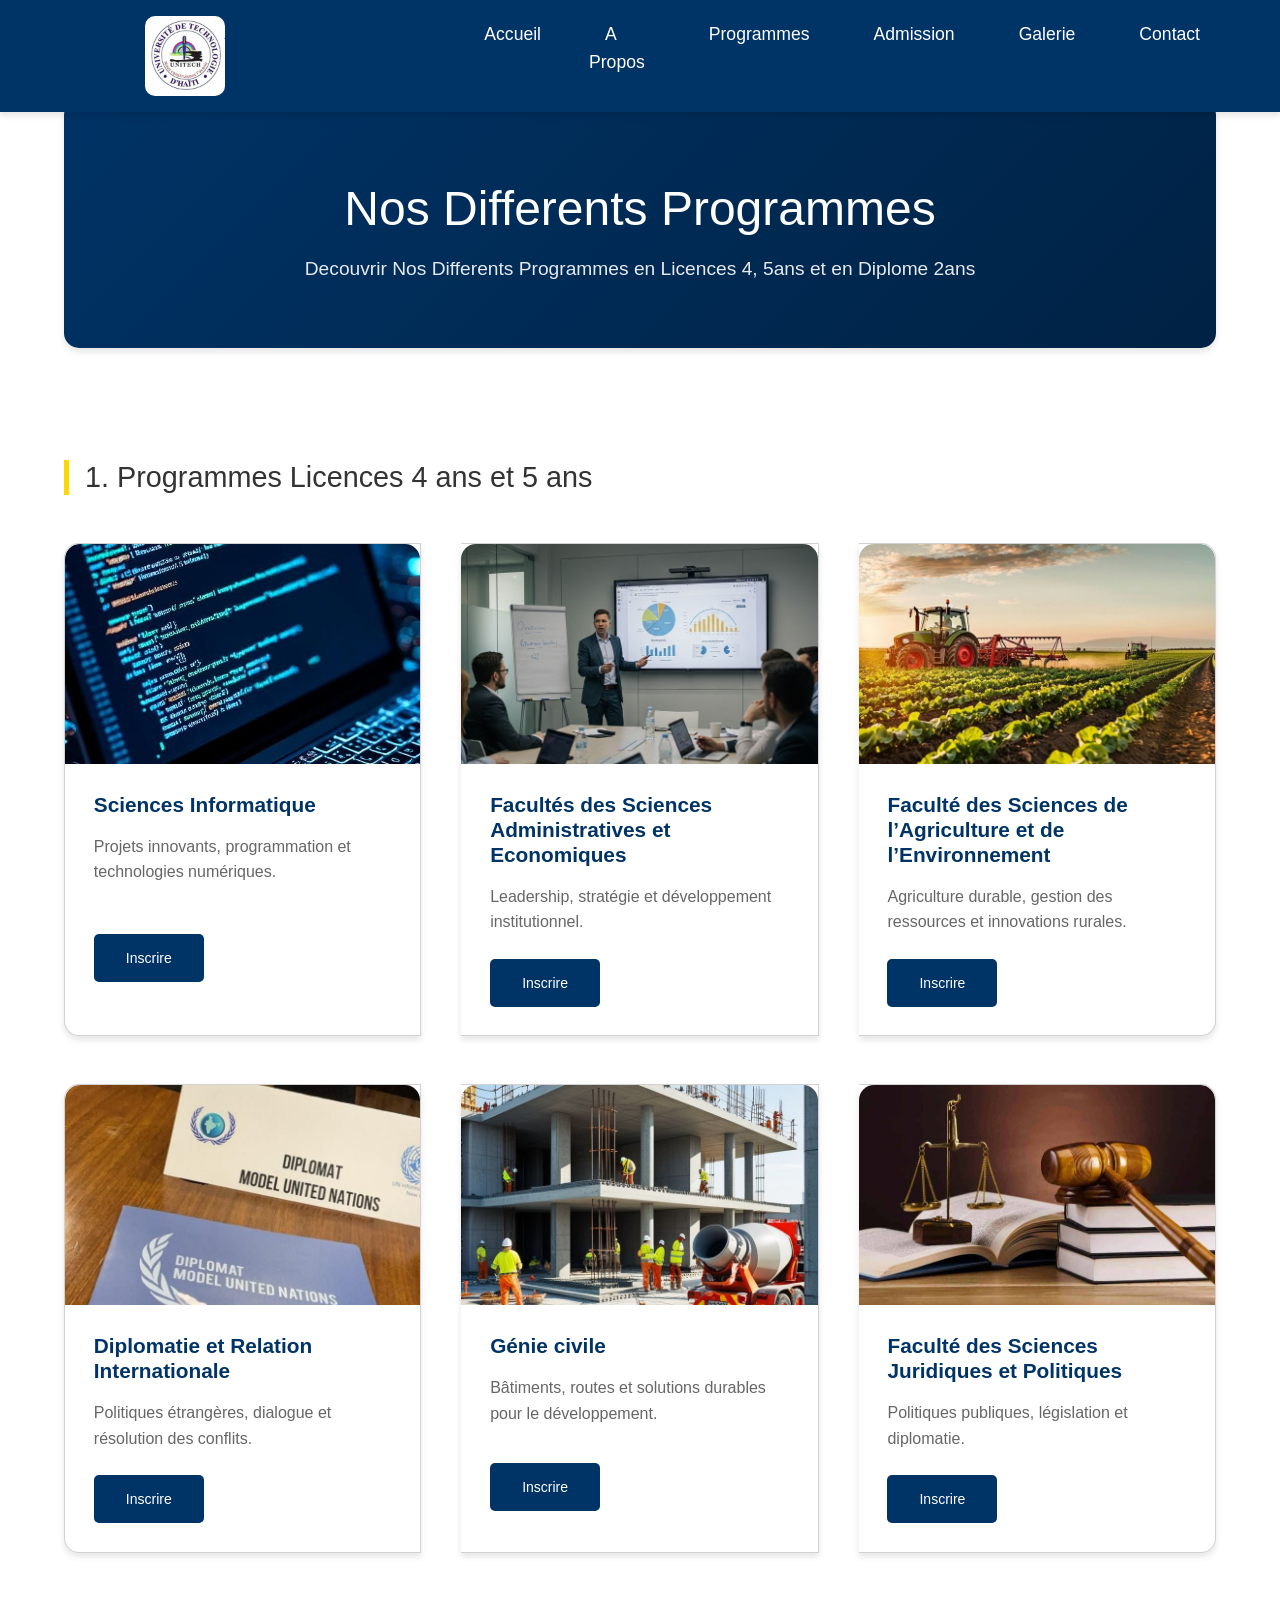
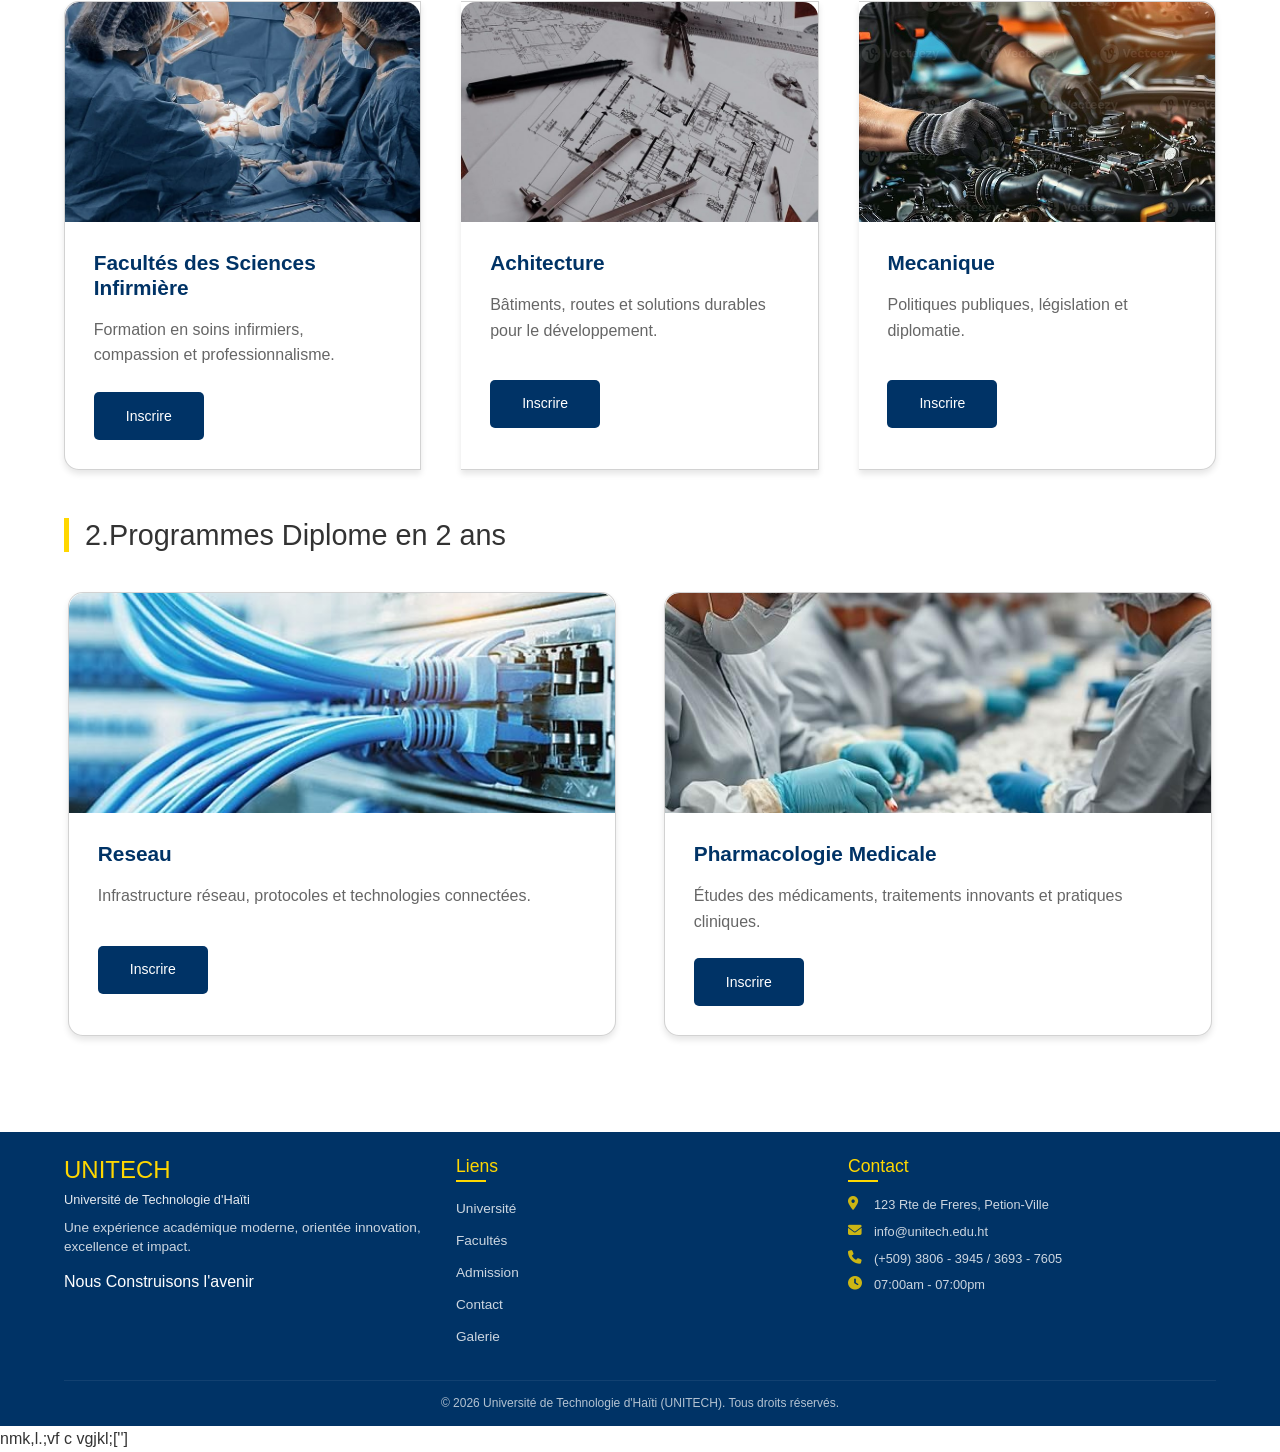
<file: programmes.html>
<!DOCTYPE html>
<html lang="fr">

<head>
  <link rel="stylesheet" href="css/bootstrap.min.css">
  <link rel="stylesheet" href="CSS-CSS/programme.css">
  <link rel="stylesheet" href="https://cdnjs.cloudflare.com/ajax/libs/font-awesome/6.5.0/css/all.min.css">
  <meta charset="UTF-8">
  <meta name="viewport" content="width=device-width, initial-scale=1.0">
  <title>FACULTE3-Nos Programme-Universite de Technologie d'd’Haïti</title>
</head>

<body class=".container-main">
  <header>

    <nav class="navbar fixed-top">

      <div class="logo">
        <a href="index.html"><img src="Imaje/Unitech.jpg" alt="Logo UNITECH"></a>
      </div>

      <div class="menu-toggle" id="menu-toggle">
        ☰
      </div>

      <ul class="nav-links" id="nav-links">

        <li><a href="index.html">Accueil</a></li>
        <li><a href="a_propos.html">A Propos</a></li>
        <li><a href="programmes.html">Programmes</a></li>
        <li><a href="admission.html">Admission</a></li>
        <li><a href="Galerie.html">Galerie</a></li>
        <li><a href="contact.html">Contact</a></li>


      </ul>

    </nav>

  </header>

  <main>
    <section class="page-banner">
      <div class="banner-content">
        <h1>Nos Differents Programmes</h1>
        <p>Decouvrir Nos Differents Programmes en Licences 4, 5ans et en Diplome 2ans</p>
      </div>
    </section>

    <section id="corps">
      <div class="text">

        <h4>1. Programmes Licences 4 ans et 5 ans</h4>
      </div>
      <div class="card-group">
        <div class="card">
          <a href="#img1"><img src="Imaje/infomatique.jpg" class="card-img-top" alt="Sciences Informatique"></a>
          <div class="card-body">
            <h5 class="card-title">Sciences Informatique</h5>
            <p class="card-text">Projets innovants, programmation et technologies numériques.</p>
            <p class="card-text"><small class="text-body-secondary"><button><a
                    href="admission.html#form-gauche">Inscrire</a></button></small></p>
          </div>
        </div>
        <div class="card">
          <a href="#img2"><img src="Imaje/adminitration.jpg" class="card-img-top" alt="Facultés des Sciences Administratives et Economiques"></a>
          <div class="card-body">
            <h5 class="card-title">Facultés des Sciences Administratives et Economiques</h5>
            <p class="card-text">Leadership, stratégie et développement institutionnel.</p>
            <p class="card-text"><small class="text-body-secondary"> <button><a
                    href="admission.html#form-gauche">Inscrire</a></button></small></p>
          </div>
        </div>
        <div class="card">
          <a href="#img3"><img src="Imaje/agronomie.jpg" class="card-img-top" alt="Faculté des Sciences de l'Agriculture et de l'Environnement"></a>
          <div class="card-body">
            <h5 class="card-title">Faculté des Sciences de l’Agriculture et de l’Environnement</h5>
            <p class="card-text">Agriculture durable, gestion des ressources et innovations rurales.</p>
            <p class="card-text"><small class="text-body-secondary"><button><a
                    href="admission.html#form-gauche">Inscrire</a></button></small></p>
          </div>
        </div>
      </div>

      <div class="card-group">
        <div class="card">
          <a href="#img4"><img src="Imaje/diplomatie.jpg" class="card-img-top" alt="Diplomatie et Relation Internationale"></a>
          <div class="card-body">
            <h5 class="card-title">Diplomatie et Relation Internationale</h5>
            <p class="card-text">Politiques étrangères, dialogue et résolution des conflits.</p>
            <p class="card-text"><small class="text-body-secondary"><button><a
                    href="admission.html#form-gauche">Inscrire</a></button></small></p>
          </div>
        </div>
        <div class="card">
          <a href="#img5"><img src="Imaje/genie.jpg" class="card-img-top" alt="Génie civile"></a>
          <div class="card-body">
            <h5 class="card-title"> Génie civile</h5>
            <p class="card-text">Bâtiments, routes et solutions durables pour le développement.</p>
            <p class="card-text"><small class="text-body-secondary"> <button><a
                    href="admission.html#form-gauche">Inscrire</a></button></small></p>
          </div>
        </div>
        <div class="card">
          <a href="#img6"><img src="Imaje/juridique.jpg" class="card-img-top" alt="Faculté des Sciences Juridiques et Politiques"></a>
          <div class="card-body">
            <h5 class="card-title">Faculté des Sciences Juridiques et Politiques</h5>
            <p class="card-text">Politiques publiques, législation et diplomatie.</p>
            <p class="card-text"><small class="text-body-secondary"><button><a
                    href="admission.html#form-gauche">Inscrire</a></button></small></p>
          </div>
        </div>
      </div>
      <div class="card-group">
        <div class="card">
          <a href="#img7"><img src="Imaje/infimiere.jpg" class="card-img-top" alt="Facultés des Sciences Infirmière"></a>
          <div class="card-body">
            <h5 class="card-title">Facultés des Sciences Infirmière</h5>
            <p class="card-text">Formation en soins infirmiers, compassion et professionnalisme.</p>
            <p class="card-text"><small class="text-body-secondary"><button><a
                    href="admission.html#form-gauche">Inscrire</a></button></small></p>
          </div>
        </div>
        <div class="card">
          <a href="#img8"><img src="Imaje/achitec.jpg" class="card-img-top" alt="Achitecture"></a>
          <div class="card-body">
            <h5 class="card-title"> Achitecture</h5>
            <p class="card-text">Bâtiments, routes et solutions durables pour le développement.</p>
            <p class="card-text"><small class="text-body-secondary"> <button><a
                    href="admission.html#form-gauche">Inscrire</a></button></small></p>
          </div>
        </div>
        <div class="card">
          <a href="#img9"><img src="Imaje/mecanique.jpg" class="card-img-top" alt="Mecanique"></a>
          <div class="card-body">
            <h5 class="card-title">Mecanique</h5>
            <p class="card-text">Politiques publiques, législation et diplomatie.</p>
            <p class="card-text"><small class="text-body-secondary"><button><a
                    href="admission.html#form-gauche">Inscrire</a></button></small></p>
          </div>
        </div>
      </div>

      <h4>2.Programmes Diplome en 2 ans</h4>
      <div class="row row-cols-1 row-cols-md-2 g-2">
        <div class="col">
          <div class="card">
            <a href="#img10"><img src="Imaje/reseau.jpg" class="card-img-top" alt="Reseau"></a>
            <div class="card-body">
              <h5 class="card-title">Reseau</h5>
              <p class="card-text">Infrastructure réseau, protocoles et technologies connectées.</p>
              <p class="card-text"><small class="text-body-secondary"> <button><a
                      href="admission.html#form-gauche">Inscrire</a></button></small></p>
            </div>
          </div>
        </div>
        <div class="col">
          <div class="card">
            <a href="#img11"><img src="Imaje/medical.jpg" class="card-img-top" alt="Pharmacologie Medicale"></a>
            <div class="card-body">
              <h5 class="card-title">Pharmacologie Medicale</h5>
              <p class="card-text">Études des médicaments, traitements innovants et pratiques cliniques.</p>
              <p class="card-text"><small class="text-body-secondary"> <button><a
                      href="admission.html#form-gauche">Inscrire</a></button></small></p>
            </div>
          </div>
        </div>
      </div>
    </section>
  </main>

  <!-- Lightbox pou agrandi imaj ak navigasyon -->
  <div class="lightbox" id="img1">
    <div class="lightbox-content">
      <a href="#" class="close">&times;</a>
      <a href="#img11" class="nav-prev"><i class="fas fa-chevron-left"></i></a>
      <img src="Imaje/infomatique.jpg" alt="Sciences Informatique">
      <a href="#img2" class="nav-next"><i class="fas fa-chevron-right"></i></a>
      <p>Sciences Informatique (1/11)</p>
    </div>
  </div>

  <div class="lightbox" id="img2">
    <div class="lightbox-content">
      <a href="#" class="close">&times;</a>
      <a href="#img1" class="nav-prev"><i class="fas fa-chevron-left"></i></a>
      <img src="Imaje/adminitration.jpg" alt="Facultés des Sciences Administratives et Economiques">
      <a href="#img3" class="nav-next"><i class="fas fa-chevron-right"></i></a>
      <p>Sciences Administratives et Economiques (2/11)</p>
    </div>
  </div>

  <div class="lightbox" id="img3">
    <div class="lightbox-content">
      <a href="#" class="close">&times;</a>
      <a href="#img2" class="nav-prev"><i class="fas fa-chevron-left"></i></a>
      <img src="Imaje/agronomie.jpg" alt="Faculté des Sciences de l'Agriculture et de l'Environnement">
      <a href="#img4" class="nav-next"><i class="fas fa-chevron-right"></i></a>
      <p>Sciences de l'Agriculture (3/11)</p>
    </div>
  </div>

  <div class="lightbox" id="img4">
    <div class="lightbox-content">
      <a href="#" class="close">&times;</a>
      <a href="#img3" class="nav-prev"><i class="fas fa-chevron-left"></i></a>
      <img src="Imaje/diplomatie.jpg" alt="Diplomatie et Relation Internationale">
      <a href="#img5" class="nav-next"><i class="fas fa-chevron-right"></i></a>
      <p>Diplomatie et Relation Internationale (4/11)</p>
    </div>
  </div>

  <div class="lightbox" id="img5">
    <div class="lightbox-content">
      <a href="#" class="close">&times;</a>
      <a href="#img4" class="nav-prev"><i class="fas fa-chevron-left"></i></a>
      <img src="Imaje/genie.jpg" alt="Génie civile">
      <a href="#img6" class="nav-next"><i class="fas fa-chevron-right"></i></a>
      <p>Génie civile (5/11)</p>
    </div>
  </div>

  <div class="lightbox" id="img6">
    <div class="lightbox-content">
      <a href="#" class="close">&times;</a>
      <a href="#img5" class="nav-prev"><i class="fas fa-chevron-left"></i></a>
      <img src="Imaje/juridique.jpg" alt="Faculté des Sciences Juridiques et Politiques">
      <a href="#img7" class="nav-next"><i class="fas fa-chevron-right"></i></a>
      <p>Sciences Juridiques et Politiques (6/11)</p>
    </div>
  </div>

  <div class="lightbox" id="img7">
    <div class="lightbox-content">
      <a href="#" class="close">&times;</a>
      <a href="#img6" class="nav-prev"><i class="fas fa-chevron-left"></i></a>
      <img src="Imaje/infimiere.jpg" alt="Facultés des Sciences Infirmière">
      <a href="#img8" class="nav-next"><i class="fas fa-chevron-right"></i></a>
      <p>Sciences Infirmière (7/11)</p>
    </div>
  </div>

  <div class="lightbox" id="img8">
    <div class="lightbox-content">
      <a href="#" class="close">&times;</a>
      <a href="#img7" class="nav-prev"><i class="fas fa-chevron-left"></i></a>
      <img src="Imaje/achitec.jpg" alt="Achitecture">
      <a href="#img9" class="nav-next"><i class="fas fa-chevron-right"></i></a>
      <p>Achitecture (8/11)</p>
    </div>
  </div>

  <div class="lightbox" id="img9">
    <div class="lightbox-content">
      <a href="#" class="close">&times;</a>
      <a href="#img8" class="nav-prev"><i class="fas fa-chevron-left"></i></a>
      <img src="Imaje/mecanique.jpg" alt="Mecanique">
      <a href="#img10" class="nav-next"><i class="fas fa-chevron-right"></i></a>
      <p>Mecanique (9/11)</p>
    </div>
  </div>

  <div class="lightbox" id="img10">
    <div class="lightbox-content">
      <a href="#" class="close">&times;</a>
      <a href="#img9" class="nav-prev"><i class="fas fa-chevron-left"></i></a>
      <img src="Imaje/reseau.jpg" alt="Reseau">
      <a href="#img11" class="nav-next"><i class="fas fa-chevron-right"></i></a>
      <p>Reseau (10/11)</p>
    </div>
  </div>

  <div class="lightbox" id="img11">
    <div class="lightbox-content">
      <a href="#" class="close">&times;</a>
      <a href="#img10" class="nav-prev"><i class="fas fa-chevron-left"></i></a>
      <img src="Imaje/medical.jpg" alt="Pharmacologie Medicale">
      <a href="#img1" class="nav-next"><i class="fas fa-chevron-right"></i></a>
      <p>Pharmacologie Medicale (11/11)</p>
    </div>
  </div>

  <!-- NOUVEAU FOOTER -->
  <footer class="footer">
    <div class="footer-container">
      <!-- Kolòn 1: UNITECH -->
      <div class="footer-col">
        <h3>UNITECH</h3>
        <p class="subtitle">Université de Technologie d'Haïti</p>
        <p class="description">Une expérience académique moderne, orientée innovation, excellence et impact.</p>
        <p>Nous Construisons l'avenir</p>
      </div>

      <!-- Kolòn 2: Liens -->
      <div class="footer-col">
        <h4>Liens</h4>
        <ul>
          <li><a href="index.html">Université</a></li>
          <li><a href="programmes.html">Facultés</a></li>
          <li><a href="admission.html">Admission</a></li>
          <li><a href="contact.html">Contact</a></li>
          <li><a href="Galerie.html">Galerie</a></li>
        </ul>
      </div>

      <!-- Kolòn 3: Contact -->
      <div class="footer-col">
        <h4>Contact</h4>
        <ul class="contact-info">
          <li><i class="fas fa-map-marker-alt"></i> 123 Rte de Freres, Petion-Ville</li>
          <li><i class="fas fa-envelope"></i> info@unitech.edu.ht</li>
          <li><i class="fas fa-phone"></i> (+509) 3806 - 3945 / 3693 - 7605</li>
          <li><i class="fas fa-clock"></i> 07:00am - 07:00pm</li>
        </ul>
      </div>
    </div>

    <!-- Copyright santre -->
    <div class="copyright">
      &copy; 2026 Université de Technologie d'Haïti (UNITECH). Tous droits réservés.
    </div>
  </footer>

  <script src="js/bootstrap.bundle.min.js"></script>
  <script>

    const menuToggle = document.querySelector("#menu-toggle");
    const navLinks = document.querySelector("#nav-links");

    menuToggle.addEventListener("click", function () {
      navLinks.classList.toggle("show");
    });
  </script>
</body>

</html> nmk,l.;vf c vgjkl;['']
</file>
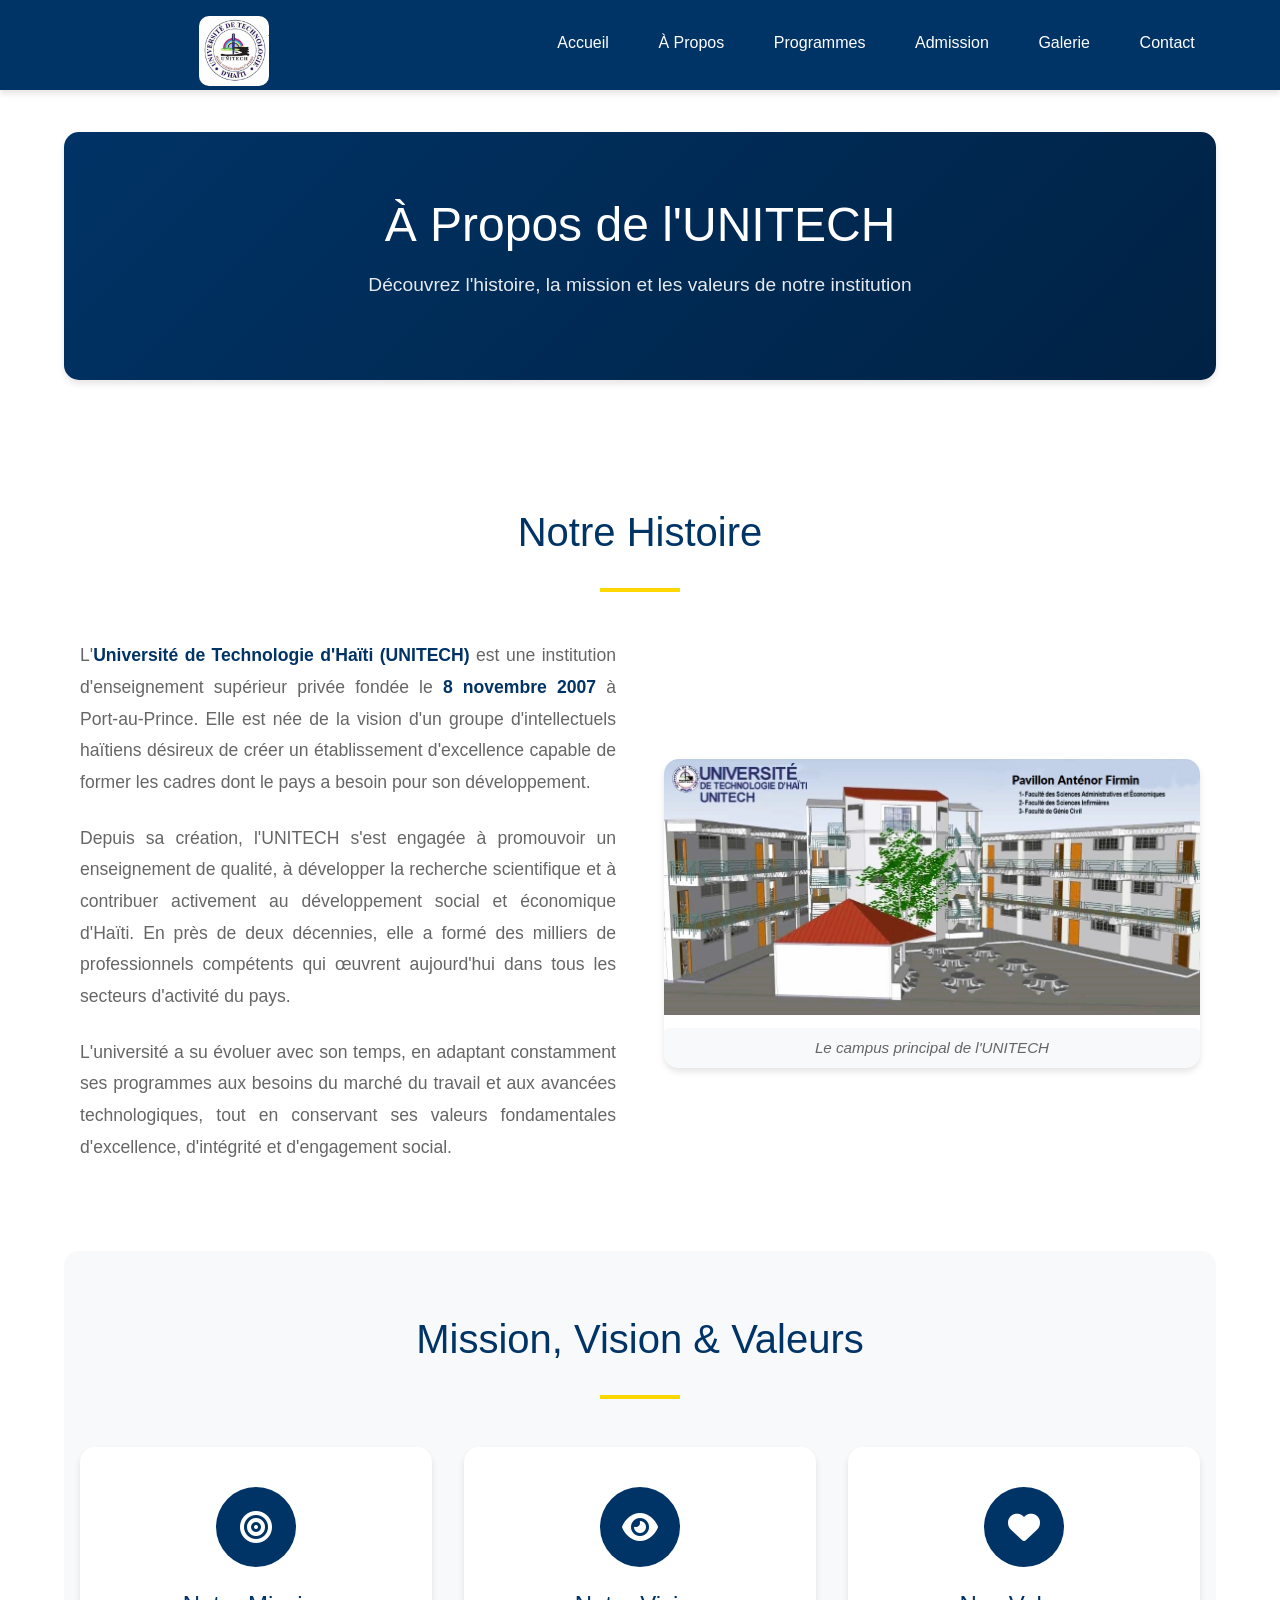
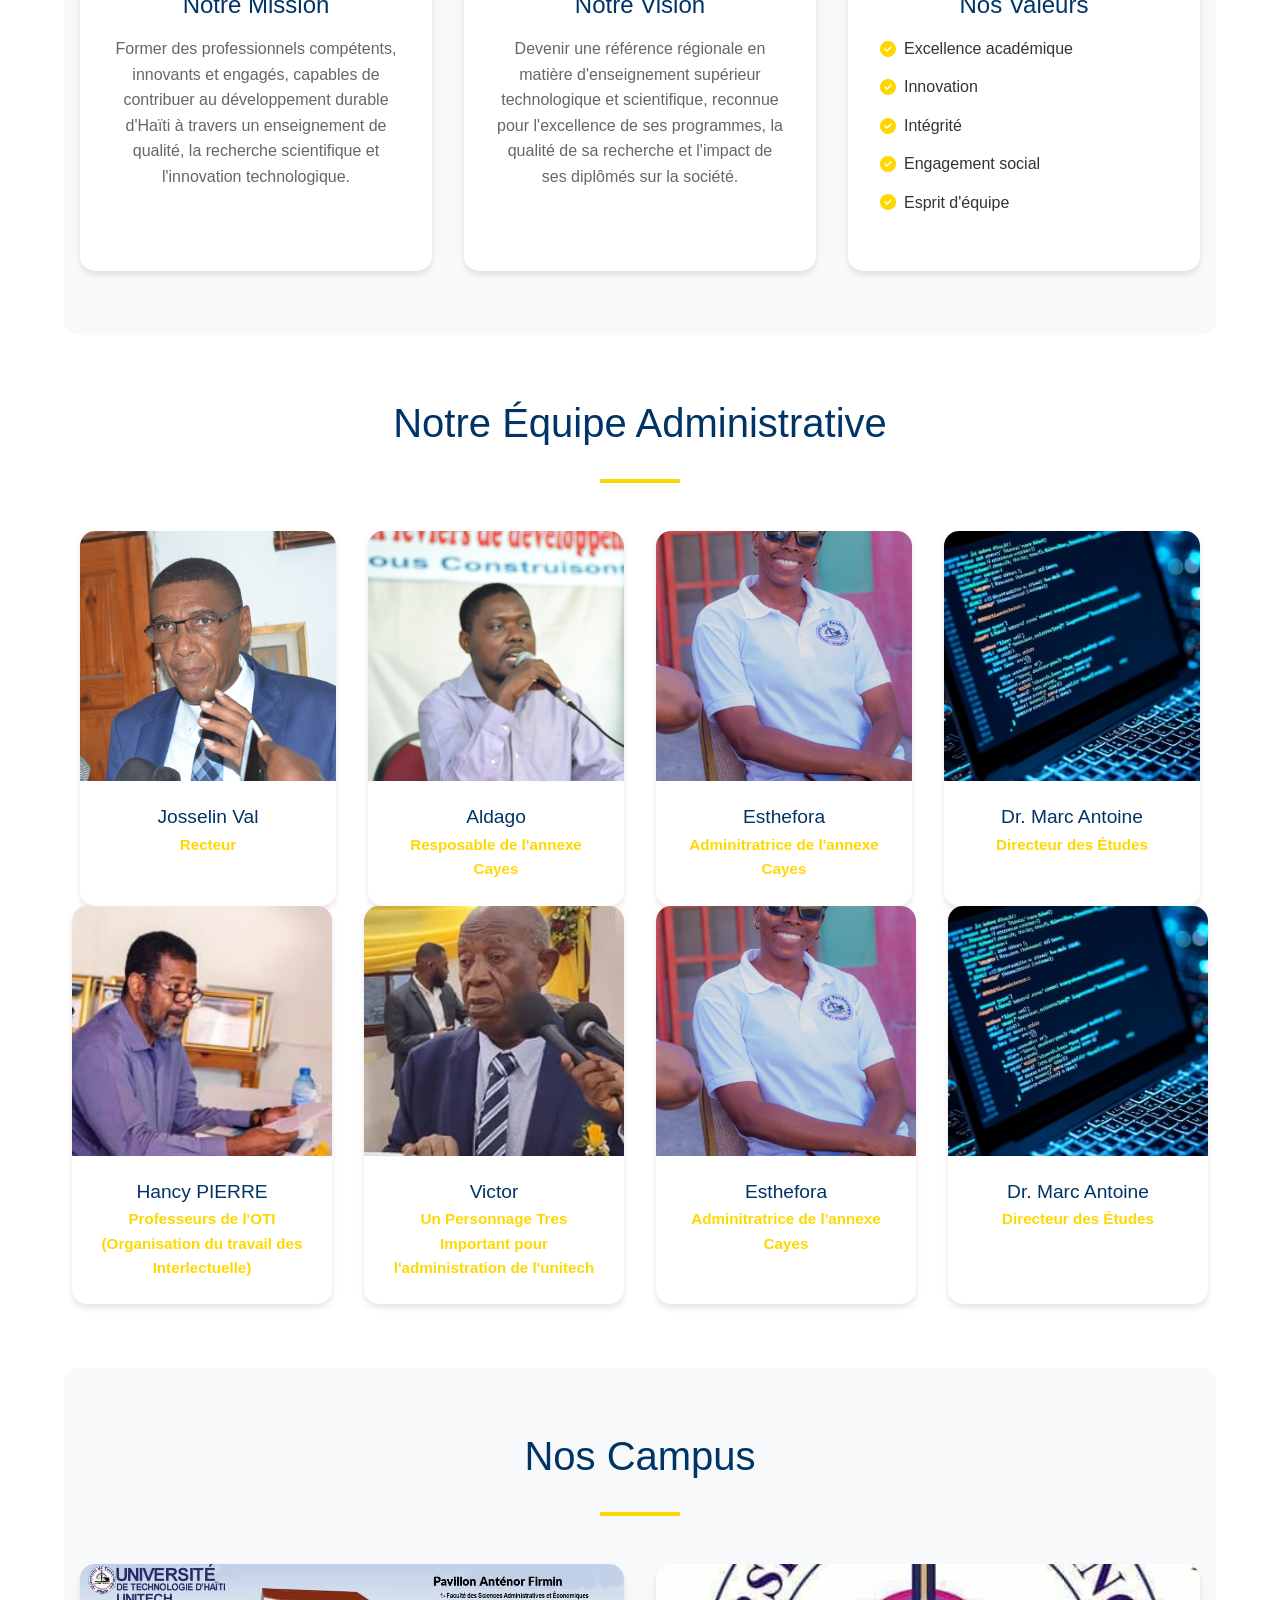
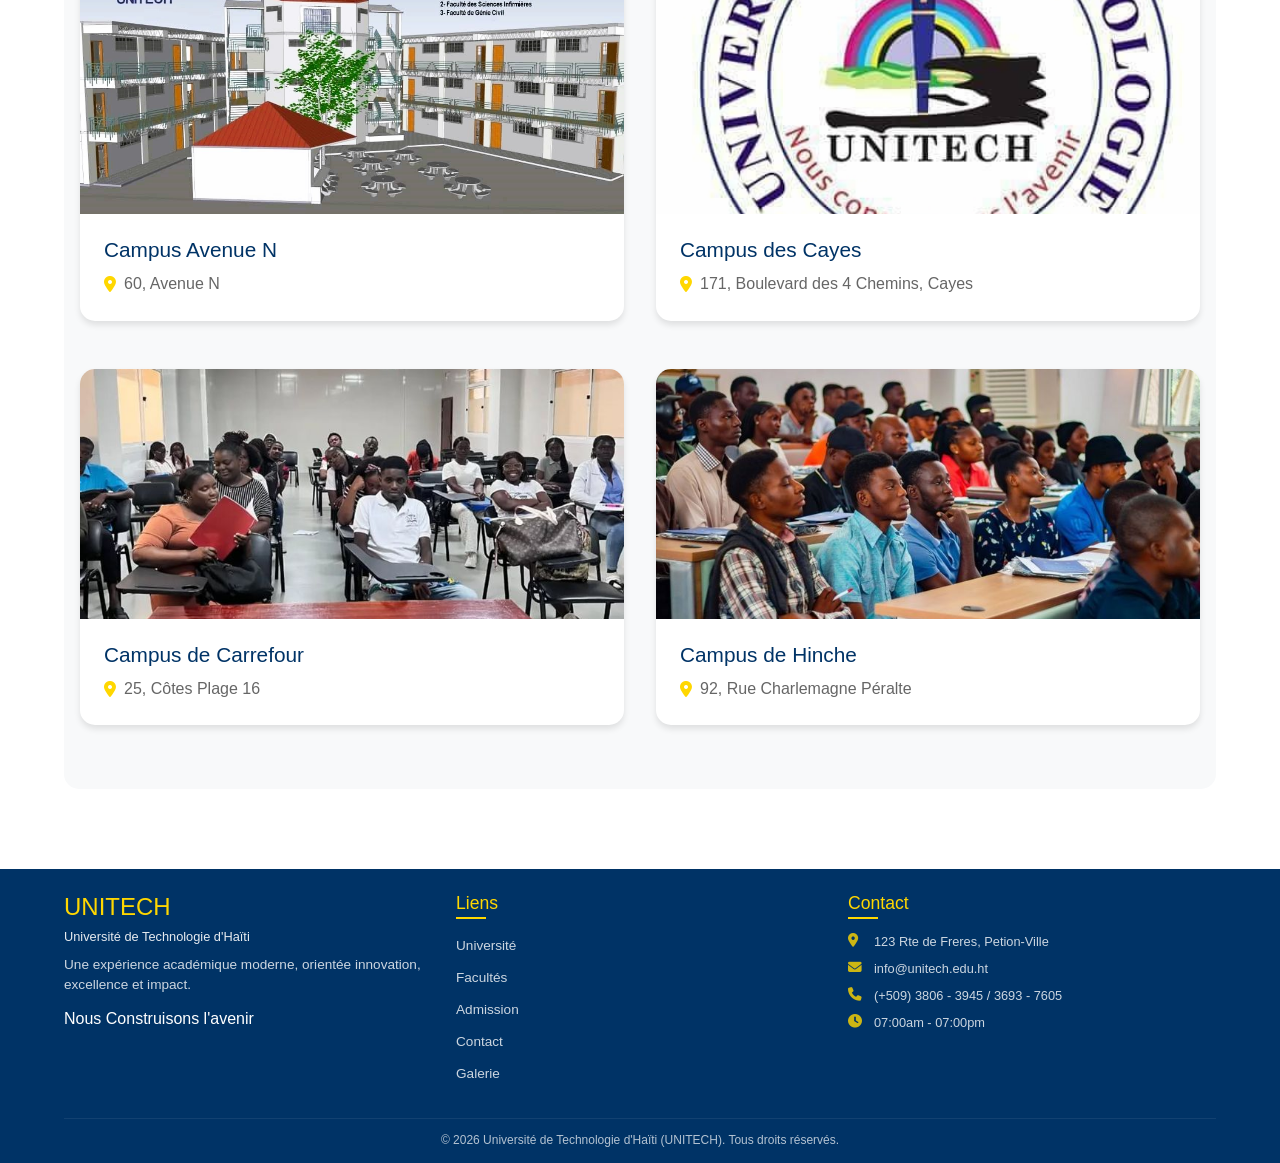
<file: HTML/a_propos.html>
<!DOCTYPE html>
<html lang="fr">

<head>
    <link rel="stylesheet" href="../css/bootstrap.min.css">
    <link rel="stylesheet" href="../CSS-CSS/apropos.css">
    <link rel="stylesheet" href="https://cdnjs.cloudflare.com/ajax/libs/font-awesome/6.5.0/css/all.min.css">
    <meta charset="UTF-8">
    <meta name="viewport" content="width=device-width, initial-scale=1.0">
    <title>À Propos - Université de Technologie d'Haïti</title>
</head>

<body>
    <header>
        <nav class="navbar fixed-top">
            <div class="logo">
                <img src="../Imaje/Unitech.jpg" alt="Logo UNITECH">
            </div>

            <div class="menu-toggle" id="menu-toggle">
                ☰
            </div>

            <ul class="nav-links" id="nav-links">
                <li><a href="../HTML/index.html">Accueil</a></li>
                <li><a href="../HTML/a_propos.html" class="active">À Propos</a></li>
                <li><a href="../HTML/programmes.html">Programmes</a></li>
                <li><a href="../HTML/admission.html">Admission</a></li>
                <li><a href="../HTML/Galerie.html">Galerie</a></li>
                <li><a href="../HTML/contact.html">Contact</a></li>
            </ul>
        </nav>
    </header>

    <main>
        <!-- Bannière d'en-tête -->
        <section class="page-banner">
            <div class="banner-content">
                <h1>À Propos de l'UNITECH</h1>
                <p>Découvrez l'histoire, la mission et les valeurs de notre institution</p>
            </div>
        </section>

        <!-- Section Histoire avec FLEXBOX et FIGURE -->
        <section class="histoire">
            <div class="container">
                <div class="section-header">
                    <h2>Notre Histoire</h2>
                    <div class="underline"></div>
                </div>

                <div class="histoire-content-flex"> <!-- Flexbox -->
                    <div class="histoire-text">
                        <p>L'<strong>Université de Technologie d'Haïti (UNITECH)</strong> est une institution
                            d'enseignement supérieur privée fondée le <strong>8 novembre 2007</strong> à Port-au-Prince.
                            Elle est née de la vision d'un groupe d'intellectuels haïtiens désireux de créer un
                            établissement d'excellence capable de former les cadres dont le pays a besoin pour son
                            développement.</p>
                        <p>Depuis sa création, l'UNITECH s'est engagée à promouvoir un enseignement de qualité, à
                            développer la recherche scientifique et à contribuer activement au développement social et
                            économique d'Haïti. En près de deux décennies, elle a formé des milliers de professionnels
                            compétents qui œuvrent aujourd'hui dans tous les secteurs d'activité du pays.</p>
                        <p>L'université a su évoluer avec son temps, en adaptant constamment ses programmes aux besoins
                            du marché du travail et aux avancées technologiques, tout en conservant ses valeurs
                            fondamentales d'excellence, d'intégrité et d'engagement social.</p>
                    </div>

                    <figure class="histoire-figure">
                        <img src="../Imaje/Unitech1.jpg" alt="Campus principal de l'UNITECH">
                        <figcaption>Le campus principal de l'UNITECH</figcaption>
                    </figure>
                </div>
            </div>
        </section>

        <!-- Section Mission, Vision, Valeurs avec FLEXBOX -->
        <section class="mission-vision">
            <div class="container">
                <div class="section-header">
                    <h2>Mission, Vision & Valeurs</h2>
                    <div class="underline"></div>
                </div>

                <div class="mission-vision-flex"> <!-- Flexbox -->
                    <div class="mission-card">
                        <div class="icon">
                            <i class="fas fa-bullseye"></i>
                        </div>
                        <h3>Notre Mission</h3>
                        <p>Former des professionnels compétents, innovants et engagés, capables de contribuer au
                            développement durable d'Haïti à travers un enseignement de qualité, la recherche
                            scientifique et l'innovation technologique.</p>
                    </div>

                    <div class="vision-card">
                        <div class="icon">
                            <i class="fas fa-eye"></i>
                        </div>
                        <h3>Notre Vision</h3>
                        <p>Devenir une référence régionale en matière d'enseignement supérieur technologique et
                            scientifique, reconnue pour l'excellence de ses programmes, la qualité de sa recherche et
                            l'impact de ses diplômés sur la société.</p>
                    </div>

                    <div class="valeurs-card">
                        <div class="icon">
                            <i class="fas fa-heart"></i>
                        </div>
                        <h3>Nos Valeurs</h3>
                        <ul>
                            <li><i class="fas fa-check-circle"></i> Excellence académique</li>
                            <li><i class="fas fa-check-circle"></i> Innovation</li>
                            <li><i class="fas fa-check-circle"></i> Intégrité</li>
                            <li><i class="fas fa-check-circle"></i> Engagement social</li>
                            <li><i class="fas fa-check-circle"></i> Esprit d'équipe</li>
                        </ul>
                    </div>
                </div>
            </div>
        </section>

       
        <section class="equipe">
            <div class="container">
                <div class="section-header">
                    <h2>Notre Équipe Administrative</h2>
                    <div class="underline"></div>
                </div>

                <div class="team-flex"> <!-- Flexbox -->
                    <figure class="team-figure">
                        <img src="../Imaje/Unitech2.jpg" alt="Recteur de l'UNITECH">
                        <figcaption>
                            <h3>Josselin Val</h3>
                            <p>Recteur</p>
                        </figcaption>
                    </figure>

                    <figure class="team-figure">
                        <img src="../Imaje/aldago.jpg" alt="Vice-Rectrice de l'UNITECH">
                        <figcaption>
                            <h3>Aldago</h3>
                            <p>Resposable de l'annexe Cayes</p>
                        </figcaption>
                    </figure>

                    <figure class="team-figure">
                        <img src="../Imaje/Estephora.jpeg" alt="Doyen de la Faculté des Sciences">
                        <figcaption>
                            <h3>Esthefora</h3>
                            <p>Adminitratrice de l'annexe Cayes</p>
                        </figcaption>
                    </figure>

                    <figure class="team-figure">
                        <img src="../Imaje/infomatique.jpg" alt="Directeur des Études">
                        <figcaption>
                            <h3>Dr. Marc Antoine</h3>
                            <p>Directeur des Études</p>
                        </figcaption>
                    </figure>
                </div>
            </div>
            <div class="team-flex"> 
                    <figure class="team-figure">
                        <img src="../Imaje/14.jpg" alt="Prof Hancy PIERRE">
                        <figcaption>
                            <h3> Hancy PIERRE</h3>
                            <p>Professeurs de l'OTI (Organisation du travail des Interlectuelle)</p>
                        </figcaption>
                    </figure>

                    <figure class="team-figure">
                        <img src="../Imaje/17.jpg" alt="Victor Benoit">
                        <figcaption>
                            <h3>Victor</h3>
                            <p>Un Personnage Tres Important pour l'administration de l'unitech</p>
                        </figcaption>
                    </figure>

                    <figure class="team-figure">
                        <img src="../Imaje/Estephora.jpeg" alt="Doyen de la Faculté des Sciences">
                        <figcaption>
                            <h3>Esthefora</h3>
                            <p>Adminitratrice de l'annexe Cayes</p>
                        </figcaption>
                    </figure>

                    <figure class="team-figure">
                        <img src="../Imaje/infomatique.jpg" alt="Directeur des Études">
                        <figcaption>
                            <h3>Dr. Marc Antoine</h3>
                            <p>Directeur des Études</p>
                        </figcaption>
                    </figure>
                </div>
            </div>
        </section>

        <!-- Section Campus (si ou vle) -->
        <section class="campus">
            <div class="container">
                <div class="section-header">
                    <h2>Nos Campus</h2>
                    <div class="underline"></div>
                </div>

                <div class="campus-flex"> <!-- Flexbox -->
                    <figure class="campus-figure">
                        <img src="../Imaje/Unitech1.jpg" alt="Campus Pétion-Ville">
                        <figcaption>
                            <h3>Campus Avenue N</h3>
                            <p><i class="fas fa-map-marker-alt"></i> 60, Avenue N</p>
                        </figcaption>
                    </figure>

                    <figure class="campus-figure">
                        <img src="../Imaje/Unitech.jpg" alt="Campus des Cayes">
                        <figcaption>
                            <h3>Campus des Cayes</h3>
                            <p><i class="fas fa-map-marker-alt"></i> 171, Boulevard des 4 Chemins, Cayes</p>
                        </figcaption>
                    </figure>
                </div>
            </div>
            <div class="container">
                <div class="section-header">
                </div>

                <div class="campus-flex"> <!-- Flexbox -->
                    <figure class="campus-figure">
                        <img src="../Imaje/cayes.jpg" alt="Campus Carrefour">
                        <figcaption>
                            <h3>Campus de Carrefour</h3>
                            <p><i class="fas fa-map-marker-alt"></i> 25, Côtes Plage 16</p>
                        </figcaption>
                    </figure>

                    <figure class="campus-figure">
                        <img src="../Imaje/hinche.jpg" alt="Campus Hinche">
                        <figcaption>
                            <h3>Campus de  Hinche</h3>
                            <p><i class="fas fa-map-marker-alt"></i> 92, Rue Charlemagne Péralte</p>
                        </figcaption>
                    </figure>
                </div>
            </div>
            
        </section>
    </main>

    <!-- Footer -->
    <footer class="footer">
        <div class="footer-container">
            <div class="footer-col">
                <h3>UNITECH</h3>
                <p class="subtitle">Université de Technologie d'Haïti</p>
                <p class="description">Une expérience académique moderne, orientée innovation, excellence et impact.</p>
                <p>Nous Construisons l'avenir</p>
            </div>

            <div class="footer-col">
                <h4>Liens</h4>
                <ul>
                    <li><a href="../HTML/index.html">Université</a></li>
                    <li><a href="../HTML/programmes.html">Facultés</a></li>
                    <li><a href="../HTML/admission.html">Admission</a></li>
                    <li><a href="../HTML/contact.html">Contact</a></li>
                    <li><a href="../HTML/Galerie.html">Galerie</a></li>
                </ul>
            </div>

            <div class="footer-col">
                <h4>Contact</h4>
                <ul class="contact-info">
                    <li><i class="fas fa-map-marker-alt"></i> 123 Rte de Freres, Petion-Ville</li>
                    <li><i class="fas fa-envelope"></i> info@unitech.edu.ht</li>
                    <li><i class="fas fa-phone"></i> (+509) 3806 - 3945 / 3693 - 7605</li>
                    <li><i class="fas fa-clock"></i> 07:00am - 07:00pm</li>
                </ul>
            </div>
        </div>

        <div class="copyright">
            &copy; 2026 Université de Technologie d'Haïti (UNITECH). Tous droits réservés.
        </div>
    </footer>

    <script src="../js/bootstrap.bundle.min.js"></script>
    <script>
        const menuToggle = document.querySelector("#menu-toggle");
        const navLinks = document.querySelector("#nav-links");

        menuToggle.addEventListener("click", function () {
            navLinks.classList.toggle("show");
        });
    </script>
</body>

</html>
</file>
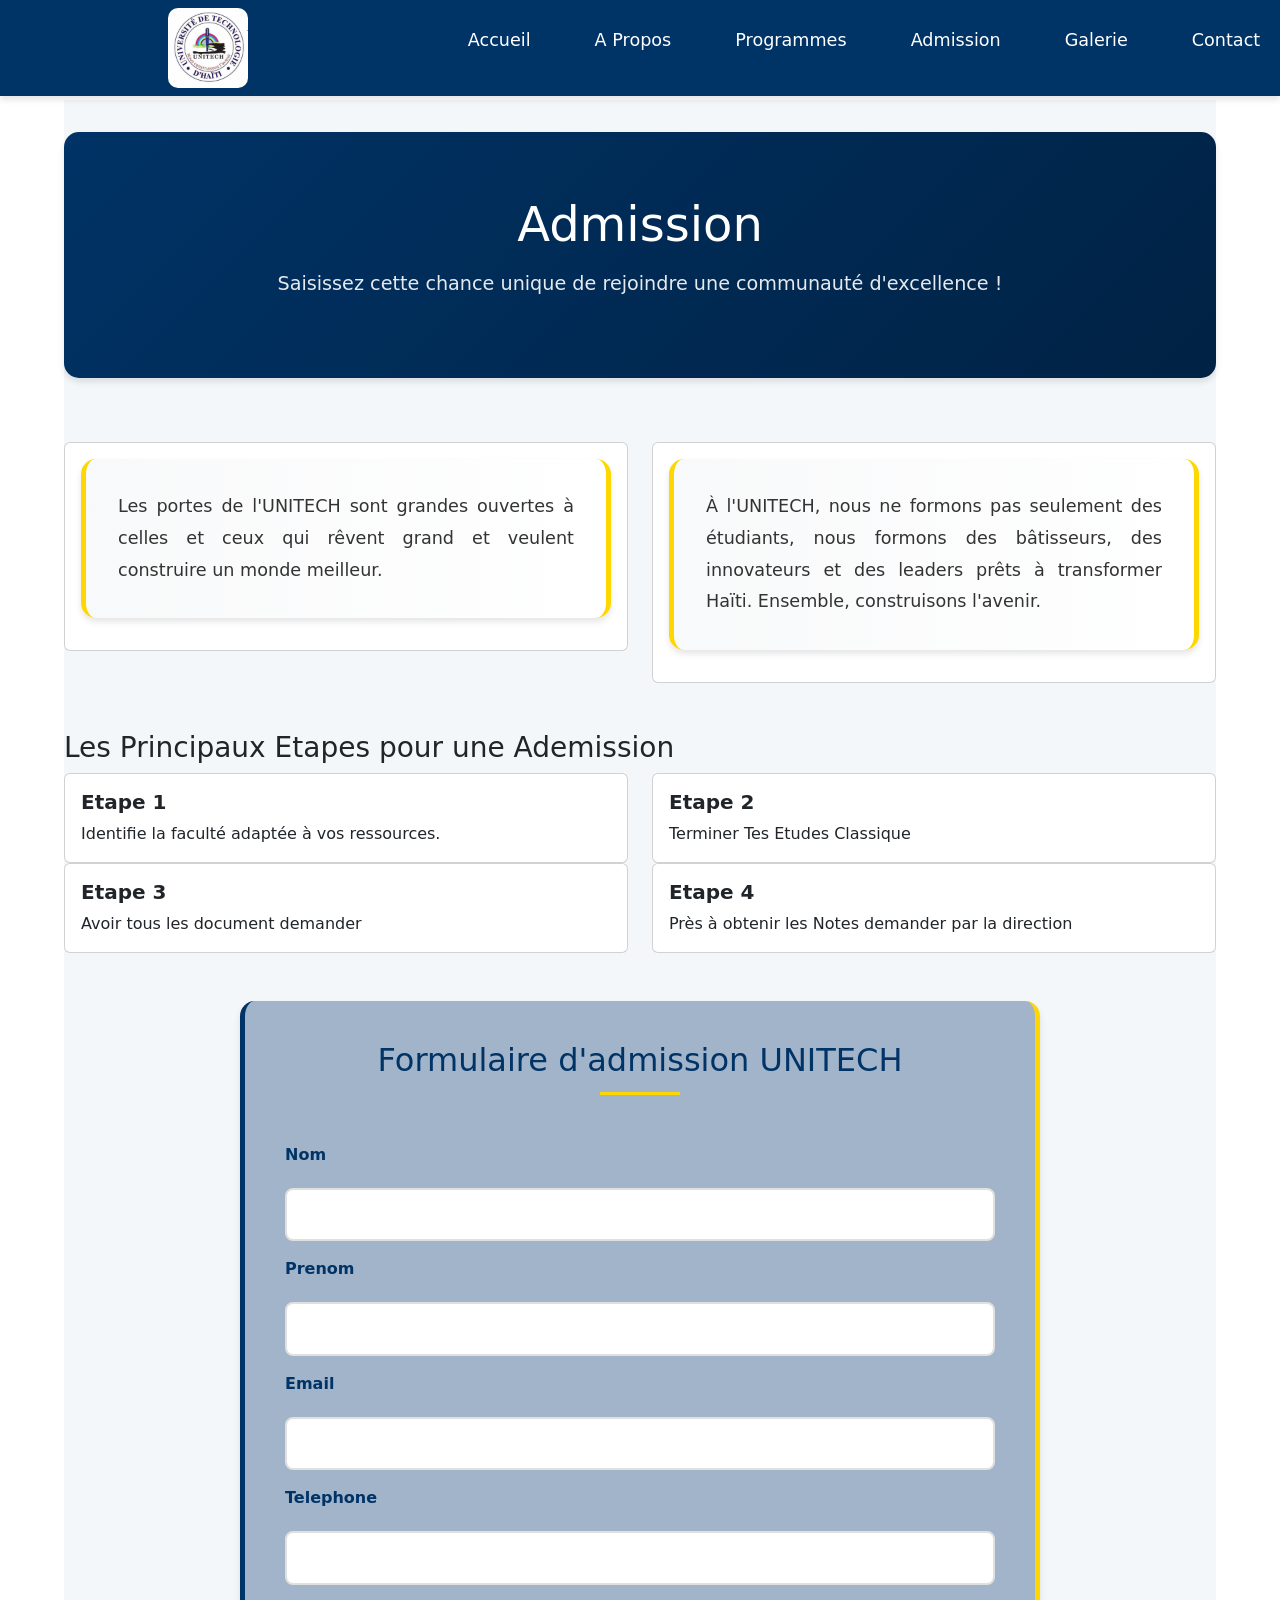
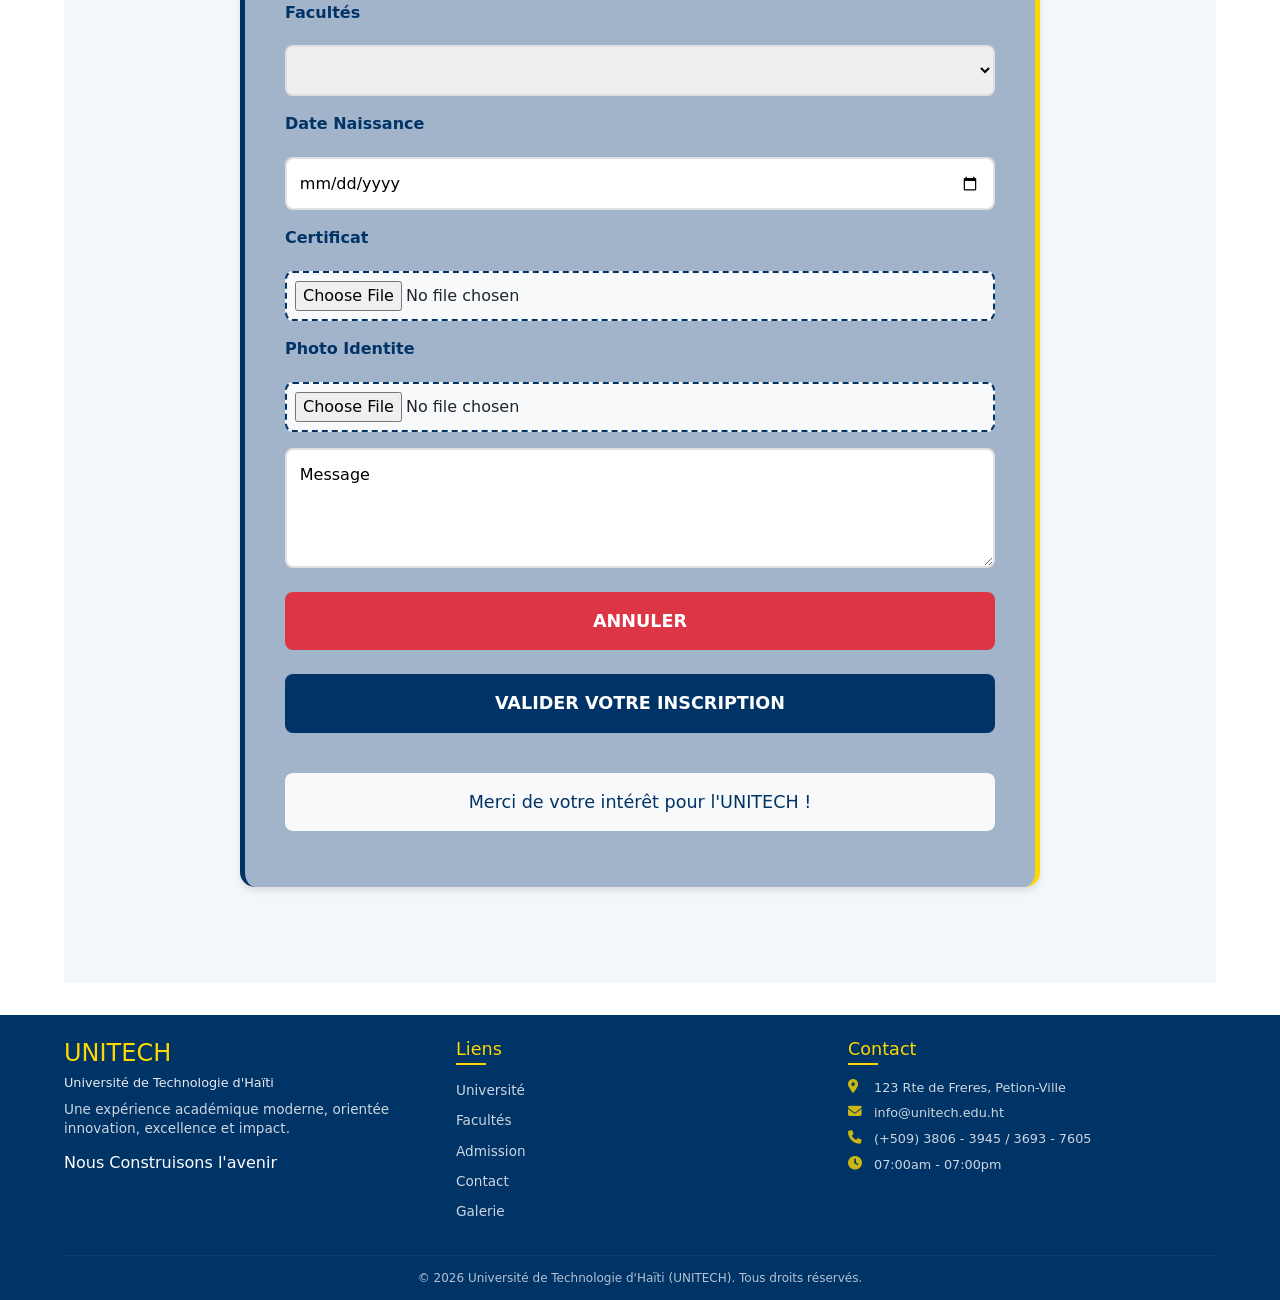
<file: HTML/admission.html>
<!DOCTYPE html>
<html lang="fr">

<head>
  <link rel="stylesheet" href="../CSS-CSS/Admission.css">
  <link rel="stylesheet" href="../css/bootstrap.min.css">
  <link rel="stylesheet" href="https://cdnjs.cloudflare.com/ajax/libs/font-awesome/6.5.0/css/all.min.css">
  <meta charset="UTF-8">
  <meta name="viewport" content="width=device-width, initial-scale=1.0">
  <title>Admission-Universite de Technologie d'd’Haïti</title>
</head>

<body class=".container-main">
  <header>

    <nav class="navbar fixed-top">

      <div class="logo">
        <img src="../Imaje/Unitech.jpg" alt="Logo UNITECH">
      </div>

      <div class="menu-toggle" id="menu-toggle">
        ☰
      </div>

      <ul class="nav-links" id="nav-links">

        <li><a href="../HTML/index.html">Accueil</a></li>
        <li><a href="../HTML/a_propos.html">A Propos</a></li>
        <li><a href="../HTML/programmes.html">Programmes</a></li>
        <li><a href="../HTML/admission.html">Admission</a></li>
        <li><a href="../HTML/Galerie.html">Galerie</a></li>
        <li><a href="../HTML/contact.html">Contact</a></li>

      </ul>

    </nav>

  </header>

  <main>

    <section class="page-banner">
            <div class="banner-content">
                <h1>Admission</h1>
                <p>Saisissez cette chance unique de rejoindre une communauté d'excellence !</p>
            </div>
        </section>
    <div class="paragraphe">
      <div class="row">
        <div class="col-sm-6">
          <div class="card ">
            <div class="card-body">

              <p>
                Les portes de l'UNITECH sont grandes ouvertes à celles et ceux qui rêvent grand et veulent construire un
            monde meilleur. 
              </p>

            </div>
          </div>
        </div>
        
        <div class="col-sm-6">
          <div class="card ">
            <div class="card-body">

              <p>À l'UNITECH, nous ne formons pas seulement des étudiants, nous formons des
                bâtisseurs, des innovateurs et des
                leaders prêts à transformer Haïti.
                Ensemble, construisons l'avenir.
              </p>

            </div>
          </div>
        </div>
      </div>
    </div>

    <div class="row">
      <h3>Les Principaux Etapes pour une Ademission</h3>
      <div class="col-sm-6 mb-3 mb-sm-0">
        <div class="card">
          <div class="card-body">
            <h5 class="card-title"><strong>Etape 1</strong> </h5>
            <p class="card-text">Identifie la faculté adaptée à vos ressources.</p>
          </div>
        </div>
      </div>
      <div class="col-sm-6">
        <div class="card">
          <div class="card-body">
            <h5 class="card-title"><strong>Etape 2</strong> </h5>
            <p class="card-text">Terminer Tes Etudes Classique</p>

          </div>
        </div>
      </div>
    </div>
    <div class="row">

      <div class="col-sm-6 mb-3 mb-sm-0">
        <div class="card">
          <div class="card-body">
            <h5 class="card-title"><strong>Etape 3</strong> </h5>
            <p class="card-text">Avoir tous les document demander</p>
          </div>
        </div>
      </div>
      <div class="col-sm-6">
        <div class="card">
          <div class="card-body">
            <h5 class="card-title"><strong>Etape 4</strong> </h5>
            <p class="card-text">Près à obtenir les Notes demander par la direction</p>

          </div>
        </div>
      </div>
    </div>
    <div id="form-gauche">
      <form action="../HTML/admission.html">
        <h4>Formulaire d'admission UNITECH</h4>
        <label for="Nom">Nom</label>
        <input type="text" name="Nom" id="Prenom" required>
        <label for="Prenom">Prenom</label>
        <input type="text" name="Prenom" id="Prenom" required>
        <label for="Email">Email</label>
        <input type="email" id="Email" name="Email" required autocomplete="email">
        <label for="Telephone">Telephone</label>
        <input type="tel" id="Telephone" name="Telephone" required autocomplete="tel" pattern="[0-9]{10}">
        <label for="Facultes">Facultés</label>
        <select name="Facultes" id="Facultes">
          <optgroup label="Licences">
            <option></option>
            <option value="Sciences Infirmière"> Sciences Infirmière</option>
            <option value="Sciences informatique"> Sciences Informatiques</option>
            <option value="Facultés des Sciences Administratives et Economiques">Facultés des Sciences Administratives
              et Economiques</option>
            <option value="Faculté des Sciences de l’Agriculture et de l’Environnement">Faculté des Sciences de
              l’Agriculture et de l’Environnement</option>
            <option value="Diplomatie et Relation Internationale">Diplomatie et Relation Internationale</option>
            <option value="Génie civile">Génie civile</option>
            <option value="Faculté des Sciences Juridiques et Politiques">Faculté des Sciences Juridiques et Politiques
            </option>
            <option value="Facultés des Sciences Infirmière">Facultés des Sciences Infirmière</option>
            <option value="Achitecture">Achitecture</option>
            <option value="Mecanique">Mecanique</option>
          </optgroup>
          <optgroup label="Diplômes 2 ans">
            <option value="Reseau">Reseau</option>
            <option value="Pharmacologie Medicale">Pharmacologie Medicale</option>
          </optgroup>
        </select>
        <label for="Date Naissance">Date Naissance</label>
        <input type="date" name="Date Naissance" id="Date Naissance">
        <label for="certificat">Certificat</label>
        <input type="file" name="certificat" id="certificat" required>
        <label for="Identifie">Photo Identite</label>
        <input type="file" name="Identifie" id="Identifie" required>
        <textarea name="Message" id="Message" placeholder="Laisser un Message">Message</textarea>
        <input type="reset" value="ANNULER">
        <input type="submit" value="VALIDER VOTRE INSCRIPTION">

        <p>Merci de votre intérêt pour l'UNITECH !</p>
      </form>
    </div>
  </main>

  <!-- NOUVEAU FOOTER -->
  <footer class="footer">
    <div class="footer-container">
      <!-- Kolòn 1: UNITECH -->
      <div class="footer-col">
        <h3>UNITECH</h3>
        <p class="subtitle">Université de Technologie d'Haïti</p>
        <p class="description">Une expérience académique moderne, orientée innovation, excellence et impact.</p>
        <p>Nous Construisons l'avenir</p>
      </div>

      <!-- Kolòn 2: Liens -->
      <div class="footer-col">
        <h4>Liens</h4>
        <ul>
          <li><a href="../HTML/index.html">Université</a></li>
          <li><a href="../HTML/programmes.html">Facultés</a></li>
          <li><a href="../HTML/admission.html">Admission</a></li>
          <li><a href="../HTML/contact.html">Contact</a></li>
          <li><a href="../HTML/Galerie.html">Galerie</a></li>
        </ul>
      </div>

      <!-- Kolòn 3: Contact -->
      <div class="footer-col">
        <h4>Contact</h4>
        <ul class="contact-info">
          <li><i class="fas fa-map-marker-alt"></i> 123 Rte de Freres, Petion-Ville</li>
          <li><i class="fas fa-envelope"></i> info@unitech.edu.ht</li>
          <li><i class="fas fa-phone"></i> (+509) 3806 - 3945 / 3693 - 7605</li>
          <li><i class="fas fa-clock"></i> 07:00am - 07:00pm</li>
        </ul>
      </div>
    </div>

    <!-- Copyright santre -->
    <div class="copyright">
      &copy; 2026 Université de Technologie d'Haïti (UNITECH). Tous droits réservés.
    </div>
  </footer>

  <script src="../js/bootstrap.bundle.min.js"></script>
  <script>

    const menuToggle = document.querySelector("#menu-toggle");
    const navLinks = document.querySelector("#nav-links");

    menuToggle.addEventListener("click", function () {
      navLinks.classList.toggle("show");
    });
  </script>
</body>

</html>
</file>
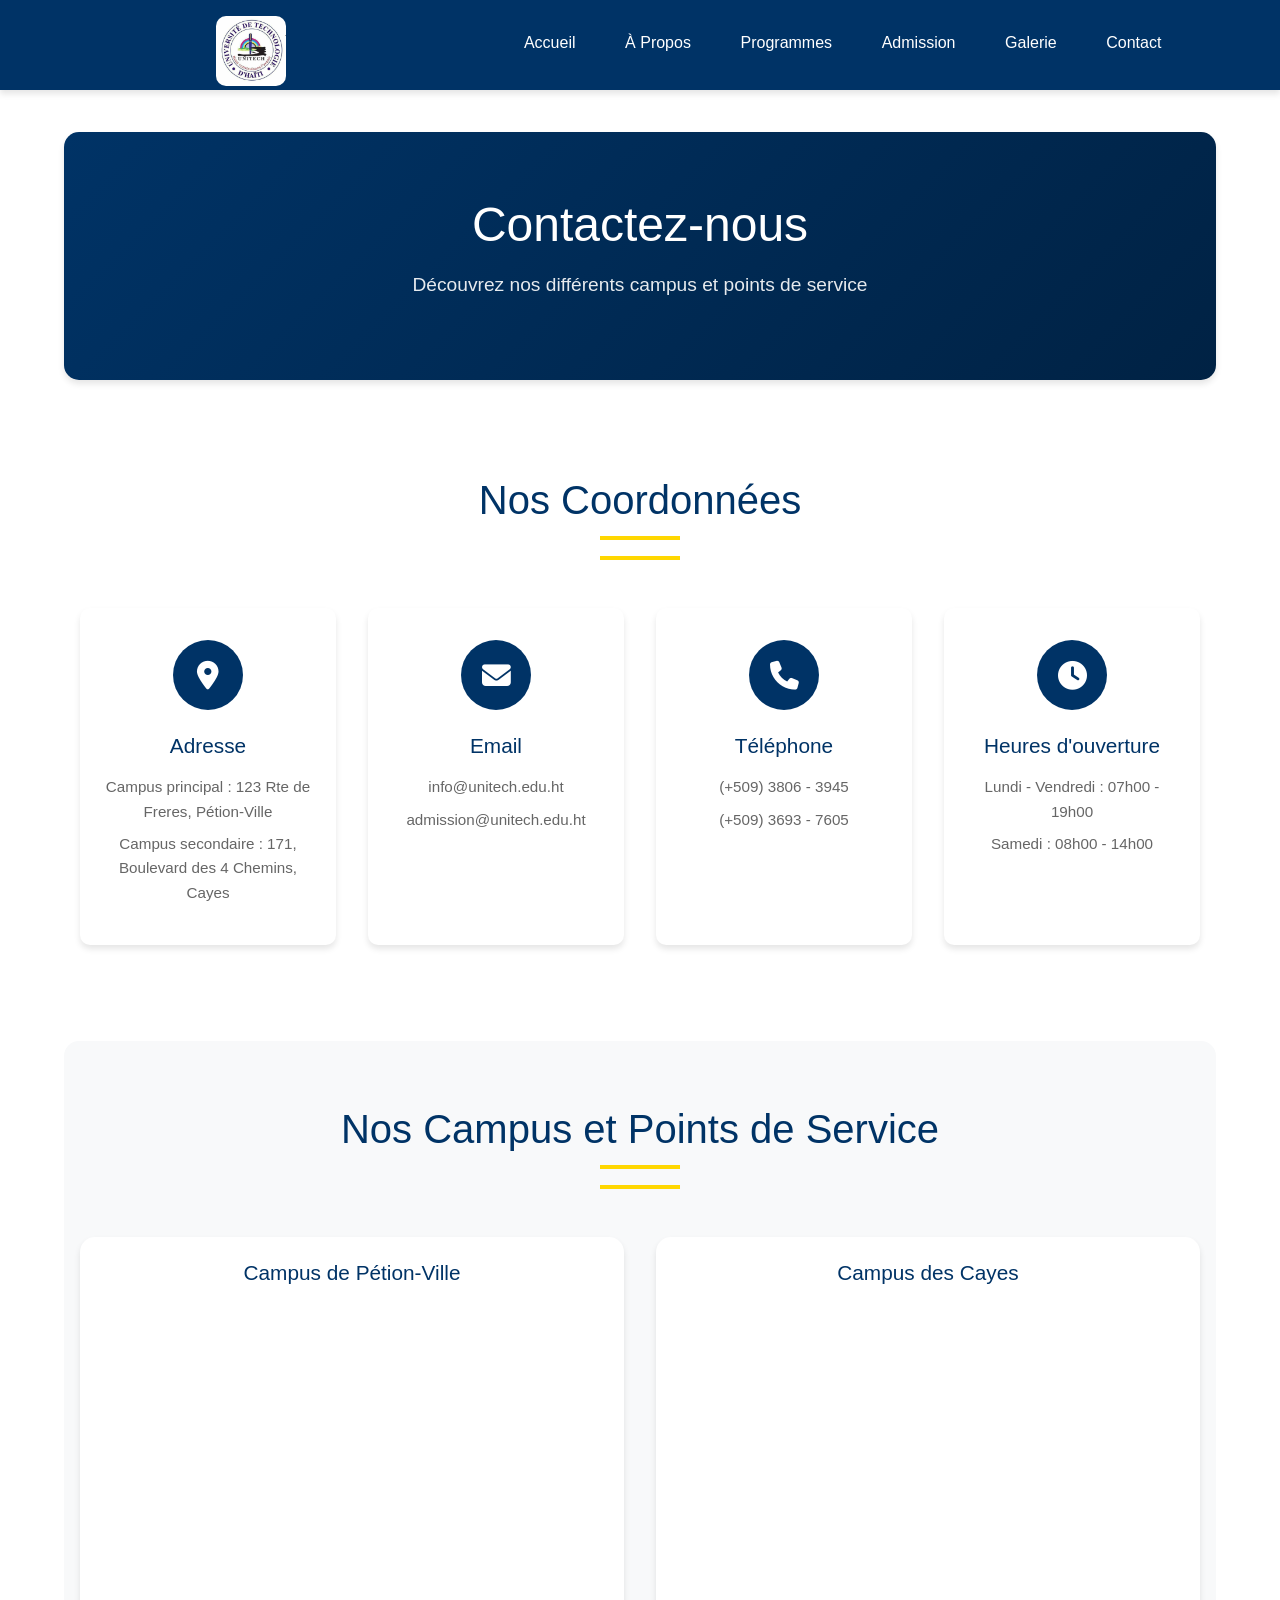
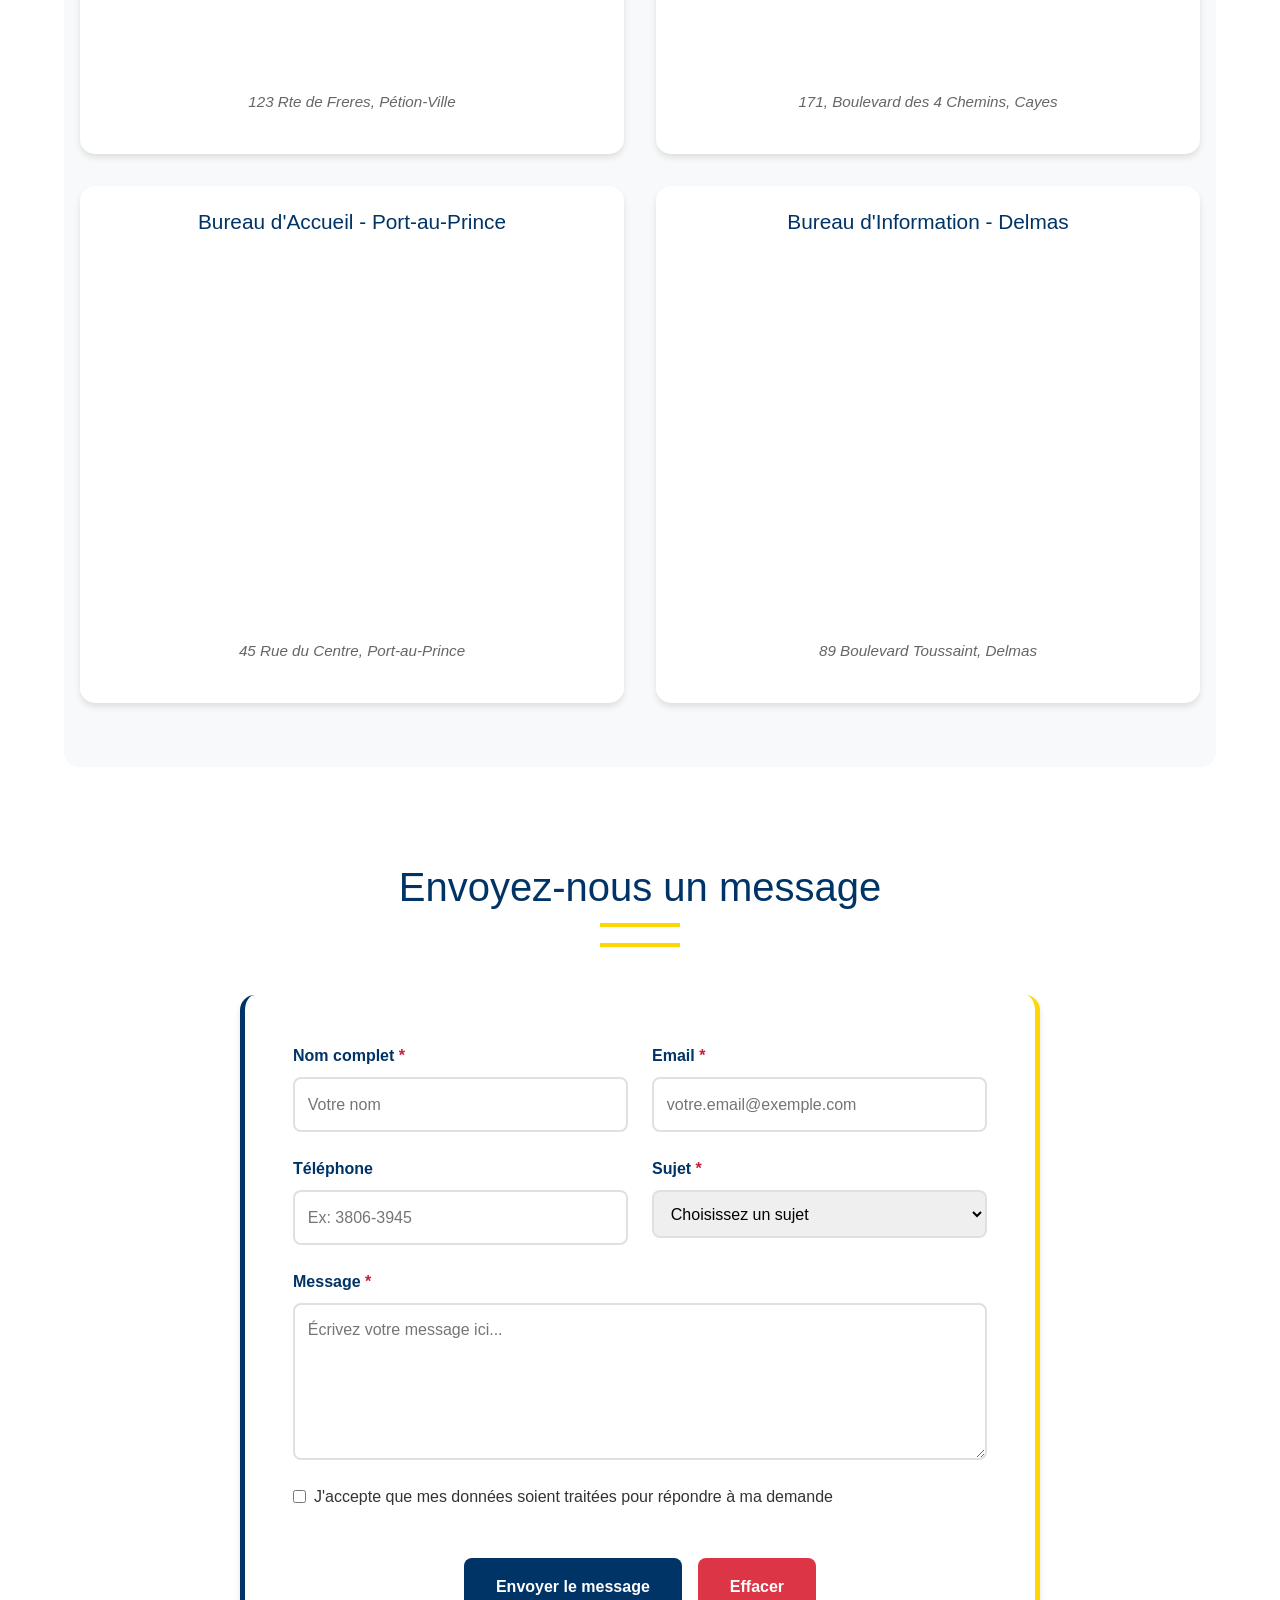
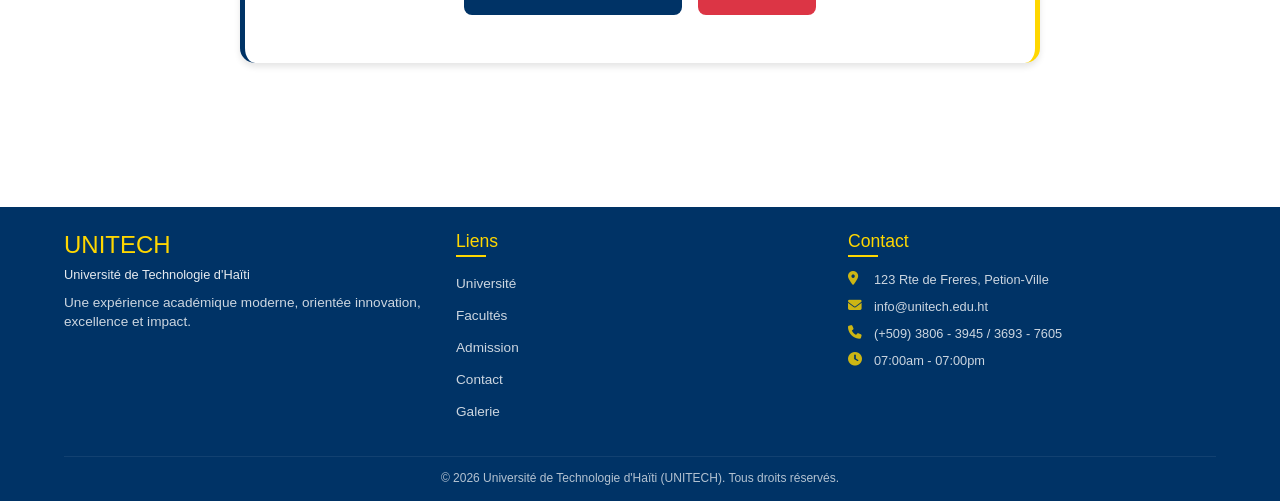
<file: HTML/contact.html>
<!DOCTYPE html>
<html lang="fr">

<head>
    <link rel="stylesheet" href="../css/bootstrap.min.css">
    <link rel="stylesheet" href="../CSS-CSS/Contact.css">
    <link rel="stylesheet" href="https://cdnjs.cloudflare.com/ajax/libs/font-awesome/6.5.0/css/all.min.css">
    <meta charset="UTF-8">
    <meta name="viewport" content="width=device-width, initial-scale=1.0">
    <title>Contact - Université de Technologie d'Haïti</title>
</head>

<body>
    <header>
        <nav class="navbar fixed-top">
            <div class="logo">
                <img src="../Imaje/Unitech.jpg" alt="Logo UNITECH">
            </div>

            <div class="menu-toggle" id="menu-toggle">
                ☰
            </div>

            <ul class="nav-links" id="nav-links">
                <li><a href="../HTML/index.html">Accueil</a></li>
                <li><a href="../HTML/a_propos.html">À Propos</a></li>
                <li><a href="../HTML/programmes.html">Programmes</a></li>
                <li><a href="../HTML/admission.html">Admission</a></li>
                <li><a href="../HTML/Galerie.html">Galerie</a></li>
                <li><a href="../HTML/contact.html" class="active">Contact</a></li>
                
            </ul>
        </nav>
    </header>

    <main>
        <!-- Bannière page contact -->
        <section class="page-banner">
            <div class="banner-content">
                <h1>Contactez-nous</h1>
                <p>Découvrez nos différents campus et points de service</p>
            </div>
        </section>

        <!-- Coordonnées complètes -->
        <section class="coordonnees">
            <div class="container">
                <div class="section-header">
                    <h2>Nos Coordonnées</h2>
                    <div class="underline"></div>
                </div>

                <div class="coordonnees-grid">
                    <div class="coordonnee-card">
                        <div class="icon">
                            <i class="fas fa-map-marker-alt"></i>
                        </div>
                        <h3>Adresse</h3>
                        <p>Campus principal : 123 Rte de Freres, Pétion-Ville</p>
                        <p>Campus secondaire : 171, Boulevard des 4 Chemins, Cayes</p>
                    </div>

                    <div class="coordonnee-card">
                        <div class="icon">
                            <i class="fas fa-envelope"></i>
                        </div>
                        <h3>Email</h3>
                        <p><a href="mailto:info@unitech.edu.ht">info@unitech.edu.ht</a></p>
                        <p><a href="mailto:admission@unitech.edu.ht">admission@unitech.edu.ht</a></p>
                    </div>

                    <div class="coordonnee-card">
                        <div class="icon">
                            <i class="fas fa-phone"></i>
                        </div>
                        <h3>Téléphone</h3>
                        <p><a href="tel:+50938063945">(+509) 3806 - 3945</a></p>
                        <p><a href="tel:+50936937605">(+509) 3693 - 7605</a></p>
                    </div>

                    <div class="coordonnee-card">
                        <div class="icon">
                            <i class="fas fa-clock"></i>
                        </div>
                        <h3>Heures d'ouverture</h3>
                        <p>Lundi - Vendredi : 07h00 - 19h00</p>
                        <p>Samedi : 08h00 - 14h00</p>
                    </div>
                </div>
            </div>
        </section>

        <!-- 4 iframe (3 anba 1, 4 anba 2) -->
        <section class="cartes-multiples">
            <div class="container">
                <div class="section-header">
                    <h2>Nos Campus et Points de Service</h2>
                    <div class="underline"></div>
                </div>

                <!-- Grid with 4 rectangles: 3 under 1, 4 under 2 -->
                <div class="iframe-grid">
                    <!-- Rectangle 1: Campus Pétion-Ville -->
                    <div class="iframe-card iframe-1">
                        <h3>Campus de Pétion-Ville</h3>
                        <div class="map-container">
                            <iframe 
                                src="https://www.google.com/maps/embed?pb=!1m18!1m12!1m3!1d37873.72204821255!2d-72.344946!3d18.539167!2m3!1f0!2f0!3f0!3m2!1i1024!2i768!4f13.1!3m3!1m2!1s0x8eb9e1b5a5b5b5b5%3A0x5b5b5b5b5b5b5b5b!2sP%C3%A9tion-Ville%2C%20Ha%C3%AFti!5e0!3m2!1sfr!2sht!4v1620000000000!5m2!1sfr!2sht" 
                                allowfullscreen="" 
                                loading="lazy">
                            </iframe>
                        </div>
                        <p class="map-address">123 Rte de Freres, Pétion-Ville</p>
                    </div>

                    <!-- Rectangle 2: Campus des Cayes -->
                    <div class="iframe-card iframe-2">
                        <h3>Campus des Cayes</h3>
                        <div class="map-container">
                            <iframe 
                                src="https://www.google.com/maps/embed?pb=!1m18!1m12!1m3!1d37873.72204821255!2d-73.750000!3d18.200000!2m3!1f0!2f0!3f0!3m2!1i1024!2i768!4f13.1!3m3!1m2!1s0x8eb9e1b5a5b5b5b5%3A0x5b5b5b5b5b5b5b5b!2sCayes%2C%20Ha%C3%AFti!5e0!3m2!1sfr!2sht!4v1620000000000!5m2!1sfr!2sht" 
                                allowfullscreen="" 
                                loading="lazy">
                            </iframe>
                        </div>
                        <p class="map-address">171, Boulevard des 4 Chemins, Cayes</p>
                    </div>

                    <!-- Rectangle 3: Bureau d'Accueil (anba rectangle 1) -->
                    <div class="iframe-card iframe-3">
                        <h3>Bureau d'Accueil - Port-au-Prince</h3>
                        <div class="map-container">
                            <iframe 
                                src="https://www.google.com/maps/embed?pb=!1m18!1m12!1m3!1d37873.72204821255!2d-72.338888!3d18.550000!2m3!1f0!2f0!3f0!3m2!1i1024!2i768!4f13.1!3m3!1m2!1s0x8eb9e1b5a5b5b5b5%3A0x5b5b5b5b5b5b5b5b!2sPort-au-Prince%2C%20Ha%C3%AFti!5e0!3m2!1sfr!2sht!4v1620000000000!5m2!1sfr!2sht" 
                                allowfullscreen="" 
                                loading="lazy">
                            </iframe>
                        </div>
                        <p class="map-address">45 Rue du Centre, Port-au-Prince</p>
                    </div>

                    <!-- Rectangle 4: Bureau d'Information (anba rectangle 2) -->
                    <div class="iframe-card iframe-4">
                        <h3>Bureau d'Information - Delmas</h3>
                        <div class="map-container">
                            <iframe 
                                src="https://www.google.com/maps/embed?pb=!1m18!1m12!1m3!1d37873.72204821255!2d-72.300000!3d18.580000!2m3!1f0!2f0!3f0!3m2!1i1024!2i768!4f13.1!3m3!1m2!1s0x8eb9e1b5a5b5b5b5%3A0x5b5b5b5b5b5b5b5b!2sDelmas%2C%20Ha%C3%AFti!5e0!3m2!1sfr!2sht!4v1620000000000!5m2!1sfr!2sht" 
                                allowfullscreen="" 
                                loading="lazy">
                            </iframe>
                        </div>
                        <p class="map-address">89 Boulevard Toussaint, Delmas</p>
                    </div>
                </div>
            </div>
        </section>

        <!-- Formulaire de contact simple avec validation HTML5 -->
        <section class="formulaire-contact">
            <div class="container">
                <div class="section-header">
                    <h2>Envoyez-nous un message</h2>
                    <div class="underline"></div>
                </div>

                <div class="form-container">
                    <form action="#" method="post" class="contact-form">
                        <div class="form-row">
                            <div class="form-group">
                                <label for="nom">Nom complet <span class="required">*</span></label>
                                <input type="text" id="nom" name="nom" placeholder="Votre nom" required>
                            </div>

                            <div class="form-group">
                                <label for="email">Email <span class="required">*</span></label>
                                <input type="email" id="email" name="email" placeholder="votre.email@exemple.com" required>
                            </div>
                        </div>

                        <div class="form-row">
                            <div class="form-group">
                                <label for="telephone">Téléphone</label>
                                <input type="tel" id="telephone" name="telephone" placeholder="Ex: 3806-3945" pattern="[0-9]{4}[-]?[0-9]{4}" title="Format: 3806-3945 ou 38063945">
                            </div>

                            <div class="form-group">
                                <label for="sujet">Sujet <span class="required">*</span></label>
                                <select id="sujet" name="sujet" required>
                                    <option value="">Choisissez un sujet</option>
                                    <option value="admission">Admission</option>
                                    <option value="programmes">Programmes</option>
                                    <option value="inscription">Inscription</option>
                                    <option value="information">Demande d'information</option>
                                    <option value="autre">Autre</option>
                                </select>
                            </div>
                        </div>

                        <div class="form-group full-width">
                            <label for="message">Message <span class="required">*</span></label>
                            <textarea id="message" name="message" rows="5" placeholder="Écrivez votre message ici..." required></textarea>
                        </div>

                        <div class="form-group full-width">
                            <label class="checkbox-label">
                                <input type="checkbox" name="consentement" required>
                                J'accepte que mes données soient traitées pour répondre à ma demande
                            </label>
                        </div>

                        <div class="form-submit">
                            <button type="submit" class="btn-submit">Envoyer le message</button>
                            <button type="reset" class="btn-reset">Effacer</button>
                        </div>
                    </form>
                </div>
            </div>
        </section>
    </main>

    <!-- Footer -->
    <footer class="footer">
        <div class="footer-container">
            <div class="footer-col">
                <h3>UNITECH</h3>
                <p class="subtitle">Université de Technologie d'Haïti</p>
                <p class="description">Une expérience académique moderne, orientée innovation, excellence et impact.</p>
            </div>

            <div class="footer-col">
                <h4>Liens</h4>
                <ul>
                    <li><a href="../HTML/index.html">Université</a></li>
                    <li><a href="../HTML/programmes.html">Facultés</a></li>
                    <li><a href="../HTML/admission.html">Admission</a></li>
                    <li><a href="../HTML/contact.html">Contact</a></li>
                    <li><a href="../HTML/Galerie.html">Galerie</a></li>
                </ul>
            </div>

            <div class="footer-col">
                <h4>Contact</h4>
                <ul class="contact-info">
                    <li><i class="fas fa-map-marker-alt"></i> 123 Rte de Freres, Petion-Ville</li>
                    <li><i class="fas fa-envelope"></i> info@unitech.edu.ht</li>
                    <li><i class="fas fa-phone"></i> (+509) 3806 - 3945 / 3693 - 7605</li>
                    <li><i class="fas fa-clock"></i> 07:00am - 07:00pm</li>
                </ul>
            </div>
        </div>

        <div class="copyright">
            &copy; 2026 Université de Technologie d'Haïti (UNITECH). Tous droits réservés.
        </div>
    </footer>

    <script src="../js/bootstrap.bundle.min.js"></script>
    <script>
        const menuToggle = document.querySelector("#menu-toggle");
        const navLinks = document.querySelector("#nav-links");

        menuToggle.addEventListener("click", function () {
            navLinks.classList.toggle("show");
        });
    </script>
</body>

</html>
</file>
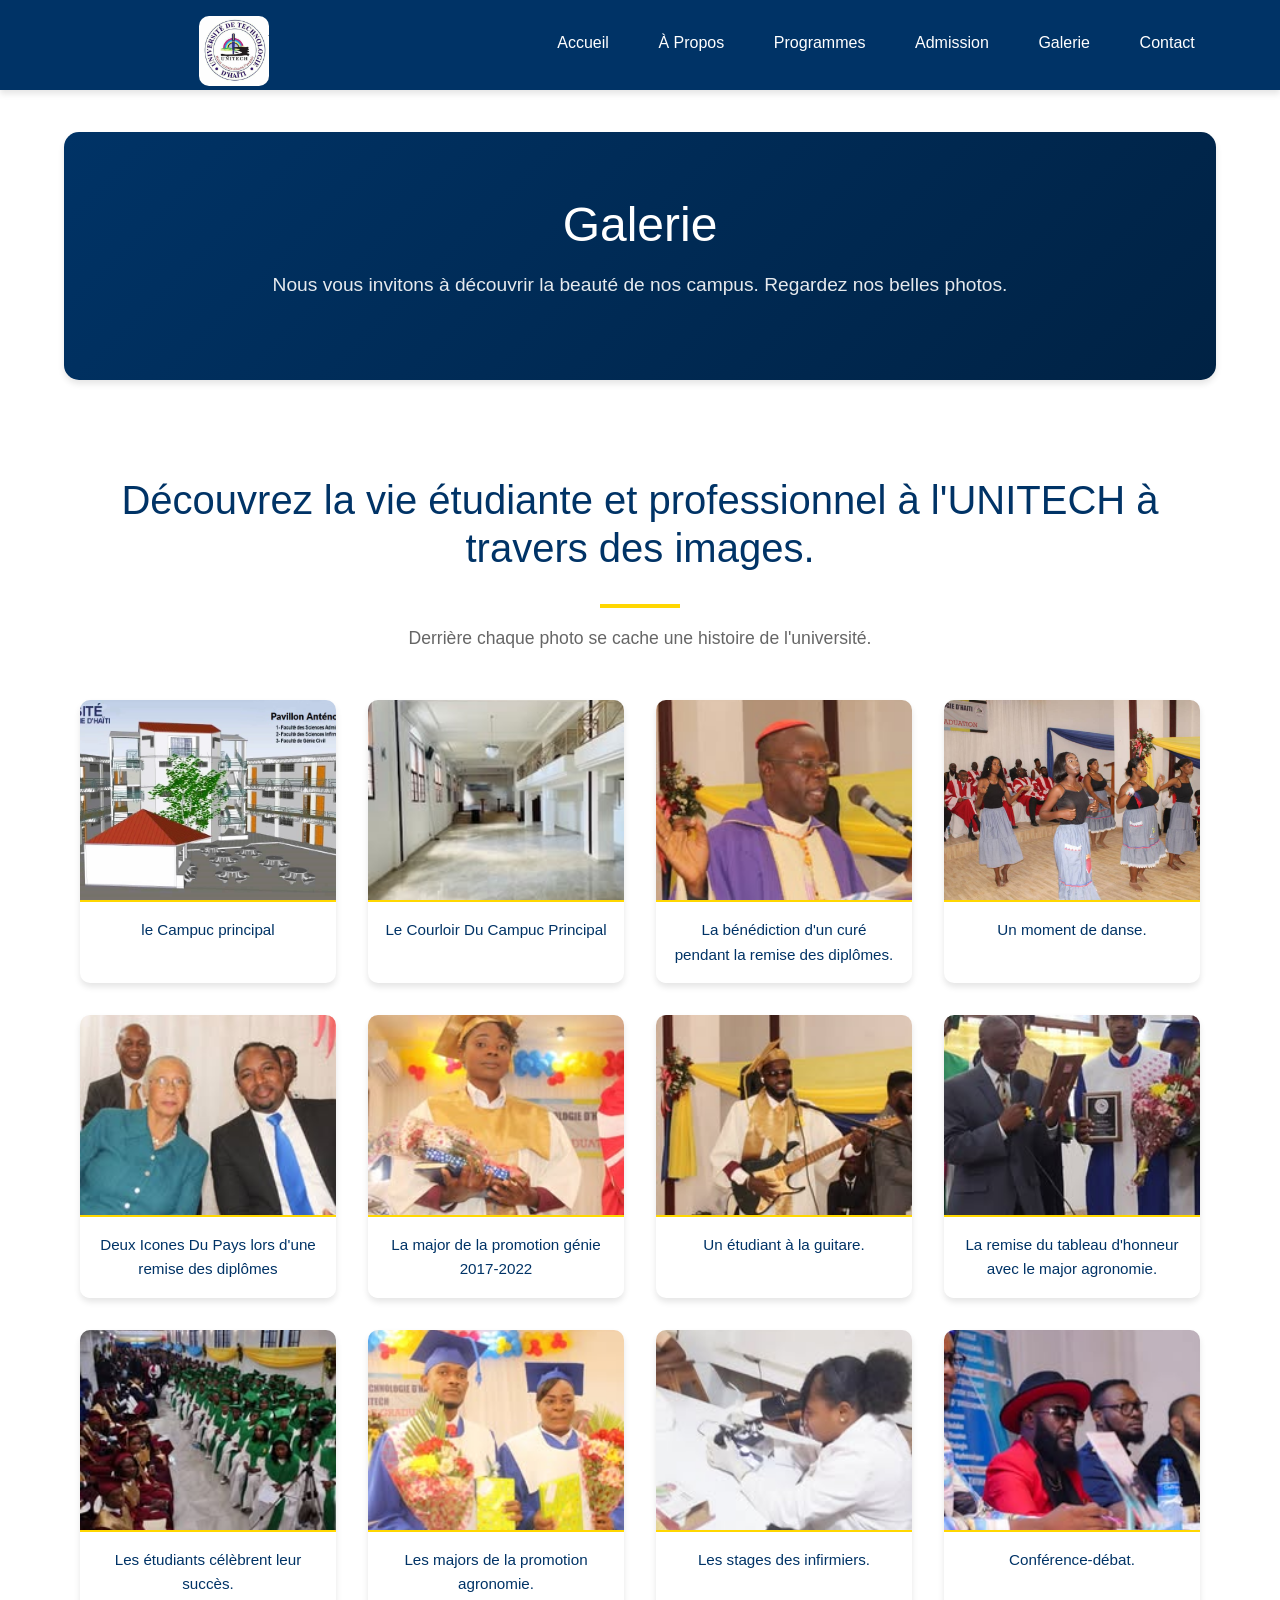
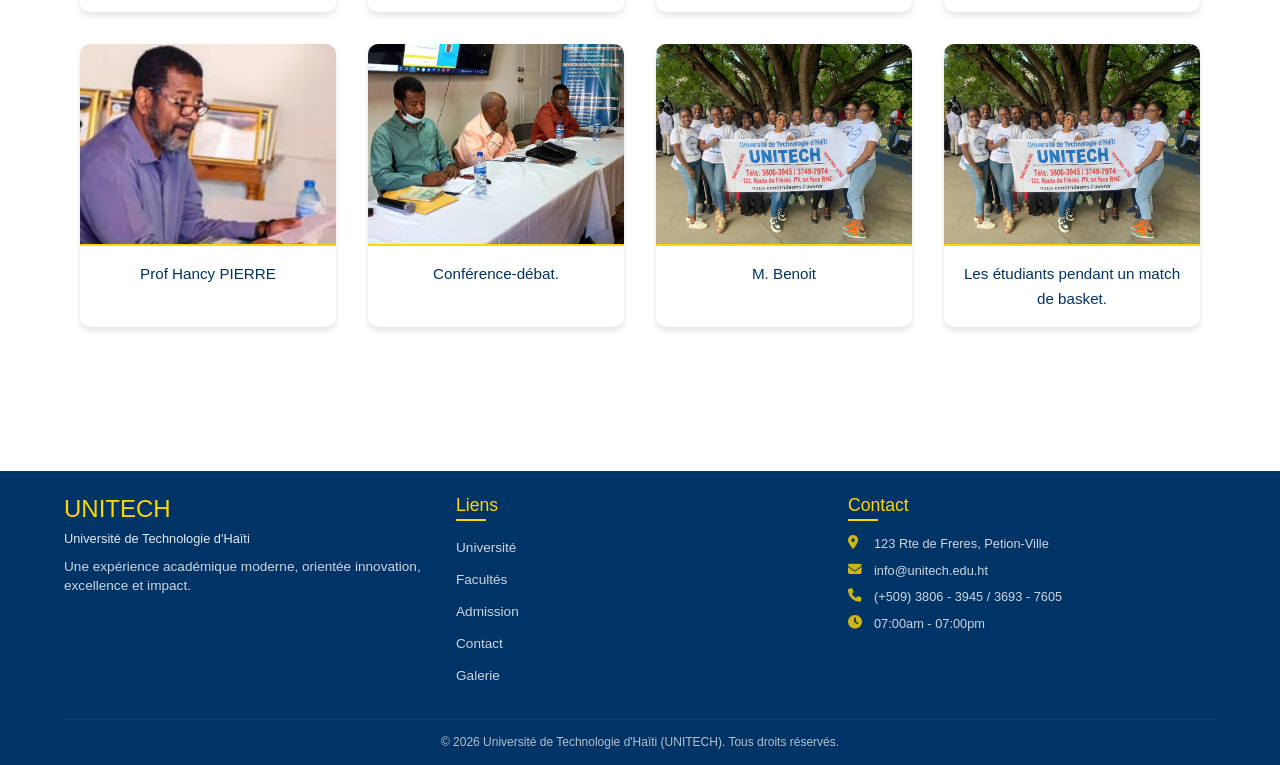
<file: HTML/Galerie.html>
<!DOCTYPE html>
<html lang="fr">

<head>
    <link rel="stylesheet" href="../css/bootstrap.min.css">
    <link rel="stylesheet" href="../CSS-CSS/Galerie.css">
    <link rel="stylesheet" href="https://cdnjs.cloudflare.com/ajax/libs/font-awesome/6.5.0/css/all.min.css">
    <meta charset="UTF-8">
    <meta name="viewport" content="width=device-width, initial-scale=1.0">
    <title>Galerie-Université de Technologie d'Haïti</title>
</head>

<body>
    <header>
        <nav class="navbar fixed-top">
            <div class="logo">
                <img src="../Imaje/Unitech.jpg" alt="Logo UNITECH">
            </div>

            <div class="menu-toggle" id="menu-toggle">
                ☰
            </div>

            <ul class="nav-links" id="nav-links">
                <li><a href="../HTML/index.html">Accueil</a></li>
                <li><a href="../HTML/a_propos.html">À Propos</a></li>
                <li><a href="../HTML/programmes.html">Programmes</a></li>
                <li><a href="../HTML/admission.html">Admission</a></li>
                <li><a href="../HTML/Galerie.html">Galerie</a></li>
                <li><a href="../HTML/contact.html">Contact</a></li>
                
            </ul>
        </nav>
    </header>

    <main>
        <!-- Bannière Galri -->
        <section class="page-banner">
            <div class="banner-content">
                <h1>Galerie</h1>
                <p>Nous vous invitons à découvrir la beauté de nos campus. Regardez nos belles photos.</p>
            </div>
        </section>

        
        <section class="galri">
            <div class="container">
                <div class="section-header">
                    <h2>Découvrez la vie étudiante et professionnel à l'UNITECH à travers des images.</h2>
                    <div class="underline"></div>
                    <p class="section-description"> Derrière chaque photo se cache une histoire de l'université.</p>
                </div>

                <div class="galri-grid">
                    <!-- RANJE 1: 4 foto -->
                    <figure class="galri-item">
                        <img src="../Imaje/Unitech1.jpg" alt="Campuc">
                        <figcaption>le Campuc principal</figcaption>
                    </figure>

                    <figure class="galri-item">
                        <img src="../Imaje/1.jpg" alt="Le Courloir Du Campuc">
                        <figcaption>Le Courloir Du Campuc Principal</figcaption>
                    </figure>

                    <figure class="galri-item">
                        <img src="../Imaje/2.jpg" alt="Graduation">
                        <figcaption>La bénédiction d'un curé pendant la remise des diplômes. </figcaption>
                    </figure>

                    <figure class="galri-item" al>
                        <img src="../Imaje/3.jpg" alt="La dance">
                        <figcaption>Un moment de danse.</figcaption>
                    </figure>

                    
                    <figure class="galri-item">
                        <img src="../Imaje/4.jpg" alt="Icones">
                        <figcaption>Deux Icones Du Pays lors d'une remise des diplômes</figcaption>
                    </figure>

                    <figure class="galri-item">
                        <img src="../Imaje/5.jpg" alt="La major de la promotion génie 2017-2022">
                        <figcaption>La major de la promotion génie 2017-2022</figcaption>
                    </figure>

                    <figure class="galri-item">
                        <img src="../Imaje/7.jpg" alt="Un étudiant à la guitare.">
                        <figcaption>Un étudiant à la guitare.</figcaption>
                    </figure>

                    <figure class="galri-item">
                        <img src="../Imaje/8.jpg" alt="La remise du tableau d'honneur avec le major.">
                        <figcaption>La remise du tableau d'honneur avec le major agronomie.</figcaption>
                    </figure>

                    
                    <figure class="galri-item">
                        <img src="../Imaje/9.jpg" alt="Les étudiants célèbrent leur succès.">
                        <figcaption>Les étudiants célèbrent leur succès.</figcaption>
                    </figure>

                    <figure class="galri-item">
                        <img src="../Imaje/10.jpg" alt="Les majors de la promotion agronomie.">
                        <figcaption>Les majors de la promotion agronomie.</figcaption>
                    </figure>

                    <figure class="galri-item">
                        <img src="../Imaje/12.jpg" alt="Les stages des infirmiers.">
                        <figcaption>Les stages des infirmiers.</figcaption>
                    </figure>

                    <figure class="galri-item">
                        <img src="../Imaje/13.jpg" alt="Conférence-débat.">
                        <figcaption>Conférence-débat.</figcaption>
                    </figure>
                    <figure class="galri-item">
                        <img src="../Imaje/14.jpg" alt="Prof Hancy PIERRE">
                        <figcaption>Prof Hancy PIERRE</figcaption>
                    </figure>

                    <figure class="galri-item">
                        <img src="../Imaje/15.jpg" alt="Conférence-débat.">
                        <figcaption>Conférence-débat.</figcaption>
                    </figure>

                    <figure class="galri-item">
                        <img src="../Imaje/16.jpg" alt="M. Benoit">
                        <figcaption>M. Benoit</figcaption>
                    </figure>

                    <figure class="galri-item">
                        <img src="../Imaje/16.jpg" alt=" Les étudiants pendant un match de basket.">
                        <figcaption> Les étudiants pendant un match de basket.</figcaption>
                    </figure>
                </div>
            </div>
        </section>
    </main>

    <!-- Footer -->
    <footer class="footer">
        <div class="footer-container">
            <div class="footer-col">
                <h3>UNITECH</h3>
                <p class="subtitle">Université de Technologie d'Haïti</p>
                <p class="description">Une expérience académique moderne, orientée innovation, excellence et impact.</p>
                
            </div>

            <div class="footer-col">
                <h4>Liens</h4>
                <ul>
                    <li><a href="../HTML/index.html">Université</a></li>
                    <li><a href="../HTML/programmes.html">Facultés</a></li>
                    <li><a href="../HTML/admission.html">Admission</a></li>
                    <li><a href="../HTML/contact.html">Contact</a></li>
                    <li><a href="../HTML/Galerie.html">Galerie</a></li>
                </ul>
            </div>

            <div class="footer-col">
                <h4>Contact</h4>
                <ul class="contact-info">
                    <li><i class="fas fa-map-marker-alt"></i> 123 Rte de Freres, Petion-Ville</li>
                    <li><i class="fas fa-envelope"></i> info@unitech.edu.ht</li>
                    <li><i class="fas fa-phone"></i> (+509) 3806 - 3945 / 3693 - 7605</li>
                    <li><i class="fas fa-clock"></i> 07:00am - 07:00pm</li>
                </ul>
            </div>
        </div>

        <div class="copyright">
            &copy; 2026 Université de Technologie d'Haïti (UNITECH). Tous droits réservés.
        </div>
    </footer>

    <script src="../js/bootstrap.bundle.min.js"></script>
    <script>
        const menuToggle = document.querySelector("#menu-toggle");
        const navLinks = document.querySelector("#nav-links");

        menuToggle.addEventListener("click", function () {
            navLinks.classList.toggle("show");
        });
    </script>
</body>

</html>
</file>
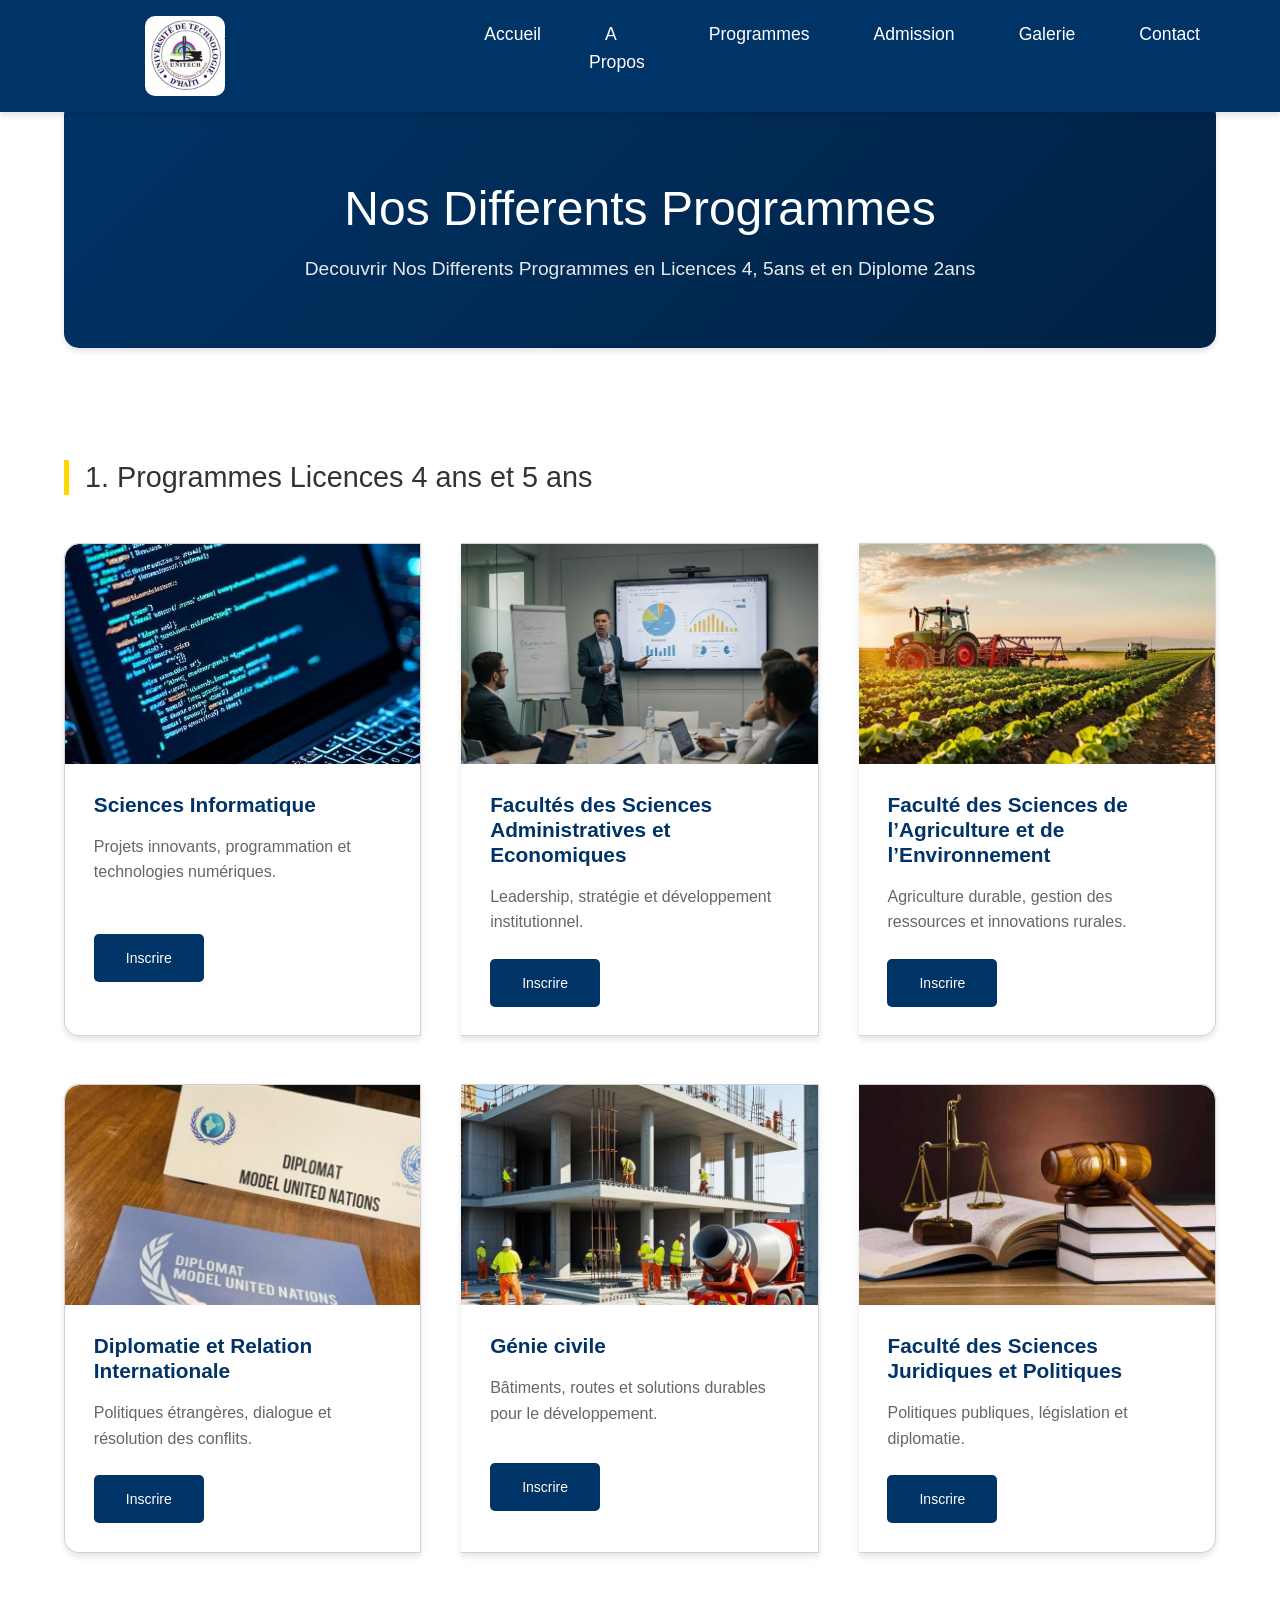
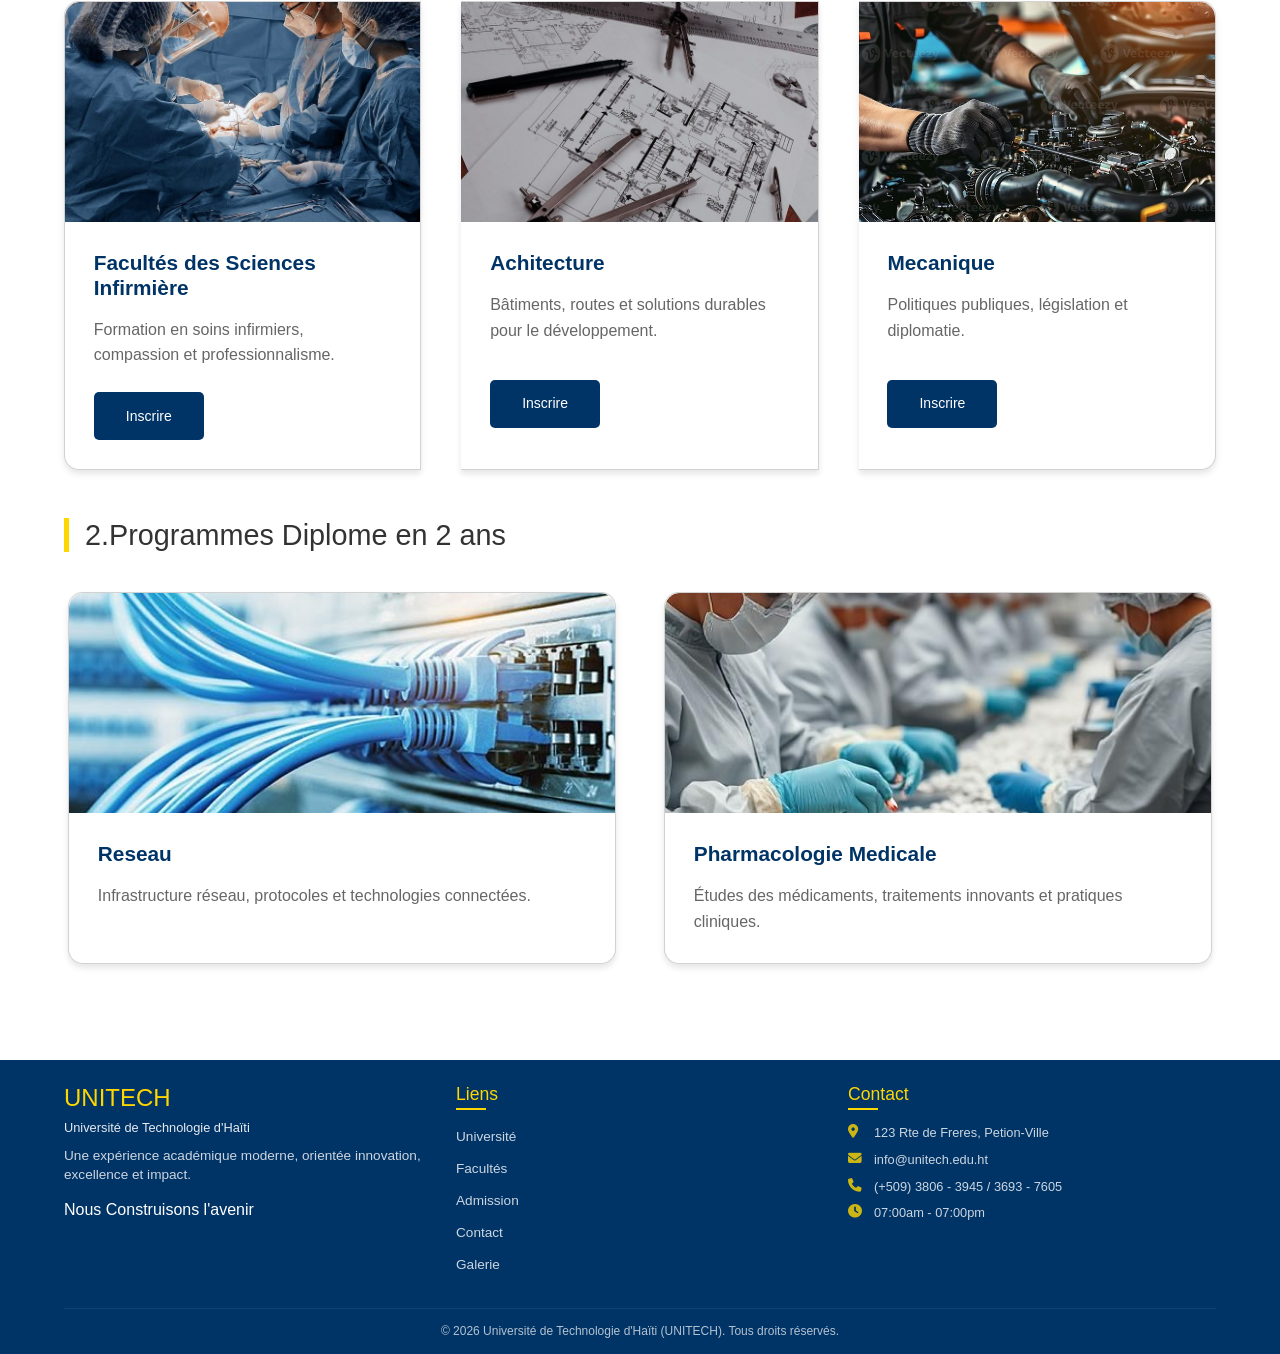
<file: HTML/programmes.html>
<!DOCTYPE html>
<html lang="fr">

<head>
  <link rel="stylesheet" href="../css/bootstrap.min.css">
  <link rel="stylesheet" href="../CSS-CSS/programme.css">
  <link rel="stylesheet" href="https://cdnjs.cloudflare.com/ajax/libs/font-awesome/6.5.0/css/all.min.css">
  <meta charset="UTF-8">
  <meta name="viewport" content="width=device-width, initial-scale=1.0">
  <title>FACULTE3-Nos Programme-Universite de Technologie d'd’Haïti</title>
</head>

<body class=".container-main">
  <header>

    <nav class="navbar fixed-top">

      <div class="logo">
        <img src="../Imaje/Unitech.jpg" alt="Logo UNITECH">
      </div>

      <div class="menu-toggle" id="menu-toggle">
        ☰
      </div>

      <ul class="nav-links" id="nav-links">

        <li><a href="../HTML/index.html">Accueil</a></li>
        <li><a href="../HTML/a_propos.html">A Propos</a></li>
        <li><a href="../HTML/programmes.html">Programmes</a></li>
        <li><a href="../HTML/admission.html">Admission</a></li>
        <li><a href="../HTML/Galerie.html">Galerie</a></li>
        <li><a href="../HTML/contact.html">Contact</a></li>


      </ul>

    </nav>

  </header>

  <main>
    <section class="page-banner">
      <div class="banner-content">
        <h1>Nos Differents Programmes</h1>
        <p>Decouvrir Nos Differents Programmes en Licences 4, 5ans et en Diplome 2ans</p>
      </div>
    </section>

    <section id="corps">
      <div class="text">

        <h4>1. Programmes Licences 4 ans et 5 ans</h4>
      </div>
      <div class="card-group">
        <div class="card">
          <img src="../Imaje/infomatique.jpg" class="card-img-top" alt="...">
          <div class="card-body">
            <h5 class="card-title">Sciences Informatique</h5>
            <p class="card-text">Projets innovants, programmation et technologies numériques.</p>
            <p class="card-text"><small class="text-body-secondary"><button><a
                    href="../HTML/admission.html#form-gauche">Inscrire</a></button></small></p>
          </div>
        </div>
        <div class="card">
          <img src="../Imaje/adminitration.jpg" class="card-img-top" alt="">
          <div class="card-body">
            <h5 class="card-title">Facultés des Sciences Administratives et Economiques</h5>
            <p class="card-text">Leadership, stratégie et développement institutionnel.</p>
            <p class="card-text"><small class="text-body-secondary"> <button><a
                    href="../HTML/admission.html#form-gauche">Inscrire</a></button></small></p>
          </div>
        </div>
        <div class="card">
          <img src="../Imaje/agronomie.jpg" class="card-img-top" alt="...">
          <div class="card-body">
            <h5 class="card-title">Faculté des Sciences de l’Agriculture et de l’Environnement</h5>
            <p class="card-text">Agriculture durable, gestion des ressources et innovations rurales.</p>
            <p class="card-text"><small class="text-body-secondary"><button><a
                    href="../HTML/admission.html#form-gauche">Inscrire</a></button></small></p>
          </div>
        </div>
      </div>

      <div class="card-group">
        <div class="card">
          <img src="../Imaje/diplomatie.jpg" class="card-img-top" alt="...">
          <div class="card-body">
            <h5 class="card-title">Diplomatie et Relation Internationale</h5>
            <p class="card-text">Politiques étrangères, dialogue et résolution des conflits.</p>
            <p class="card-text"><small class="text-body-secondary"><button><a
                    href="../HTML/admission.html#form-gauche">Inscrire</a></button></small></p>
          </div>
        </div>
        <div class="card">
          <img src="../Imaje/genie.jpg" class="card-img-top" alt="">
          <div class="card-body">
            <h5 class="card-title"> Génie civile</h5>
            <p class="card-text">Bâtiments, routes et solutions durables pour le développement.</p>
            <p class="card-text"><small class="text-body-secondary"> <button><a
                    href="../HTML/admission.html#form-gauche">Inscrire</a></button></small></p>
          </div>
        </div>
        <div class="card">
          <img src="../Imaje/juridique.jpg" class="card-img-top" alt="...">
          <div class="card-body">
            <h5 class="card-title">Faculté des Sciences Juridiques et Politiques</h5>
            <p class="card-text">Politiques publiques, législation et diplomatie.</p>
            <p class="card-text"><small class="text-body-secondary"><button><a
                    href="../HTML/admission.html#form-gauche">Inscrire</a></button></small></p>
          </div>
        </div>
      </div>
      <div class="card-group">
        <div class="card">
          <img src="../Imaje/infimiere.jpg" class="card-img-top" alt="...">
          <div class="card-body">
            <h5 class="card-title">Facultés des Sciences Infirmière</h5>
            <p class="card-text">Formation en soins infirmiers, compassion et professionnalisme.</p>
            <p class="card-text"><small class="text-body-secondary"><button><a
                    href="../HTML/admission.html#form-gauche">Inscrire</a></button></small></p>
          </div>
        </div>
        <div class="card">
          <img src="../Imaje/achitec.jpg" class="card-img-top" alt="">
          <div class="card-body">
            <h5 class="card-title"> Achitecture</h5>
            <p class="card-text">Bâtiments, routes et solutions durables pour le développement.</p>
            <p class="card-text"><small class="text-body-secondary"> <button><a
                    href="../HTML/admission.html#form-gauche">Inscrire</a></button></small></p>
          </div>
        </div>
        <div class="card">
          <img src="../Imaje/mecanique.jpg" class="card-img-top" alt="...">
          <div class="card-body">
            <h5 class="card-title">Mecanique</h5>
            <p class="card-text">Politiques publiques, législation et diplomatie.</p>
            <p class="card-text"><small class="text-body-secondary"><button><a
                    href="../HTML/admission.html#form-gauche">Inscrire</a></button></small></p>
          </div>
        </div>
      </div>

      <h4>2.Programmes Diplome en 2 ans</h4>
      <div class="row row-cols-1 row-cols-md-2 g-2">
        <div class="col">
          <div class="card">
            <img src="../Imaje/reseau.jpg" class="card-img-top" alt="...">
            <div class="card-body">
              <h5 class="card-title">Reseau</h5>
              <p class="card-text">Infrastructure réseau, protocoles et technologies connectées.</p>
            </div>
          </div>
        </div>
        <div class="col">
          <div class="card">
            <img src="../Imaje/medical.jpg" class="card-img-top" alt="...">
            <div class="card-body">
              <h5 class="card-title">Pharmacologie Medicale</h5>
              <p class="card-text">Études des médicaments, traitements innovants et pratiques cliniques.</p>
            </div>
          </div>
        </div>
      </div>
    </section>
  </main>

  <!-- NOUVEAU FOOTER -->
  <footer class="footer">
    <div class="footer-container">
      <!-- Kolòn 1: UNITECH -->
      <div class="footer-col">
        <h3>UNITECH</h3>
        <p class="subtitle">Université de Technologie d'Haïti</p>
        <p class="description">Une expérience académique moderne, orientée innovation, excellence et impact.</p>
        <p>Nous Construisons l'avenir</p>
      </div>

      <!-- Kolòn 2: Liens -->
      <div class="footer-col">
        <h4>Liens</h4>
        <ul>
          <li><a href="../HTML/index.html">Université</a></li>
          <li><a href="../HTML/programmes.html">Facultés</a></li>
          <li><a href="../HTML/admission.html">Admission</a></li>
          <li><a href="../HTML/contact.html">Contact</a></li>
          <li><a href="../HTML/Galerie.html">Galerie</a></li>
        </ul>
      </div>

      <!-- Kolòn 3: Contact -->
      <div class="footer-col">
        <h4>Contact</h4>
        <ul class="contact-info">
          <li><i class="fas fa-map-marker-alt"></i> 123 Rte de Freres, Petion-Ville</li>
          <li><i class="fas fa-envelope"></i> info@unitech.edu.ht</li>
          <li><i class="fas fa-phone"></i> (+509) 3806 - 3945 / 3693 - 7605</li>
          <li><i class="fas fa-clock"></i> 07:00am - 07:00pm</li>
        </ul>
      </div>
    </div>

    <!-- Copyright santre -->
    <div class="copyright">
      &copy; 2026 Université de Technologie d'Haïti (UNITECH). Tous droits réservés.
    </div>
  </footer>

  <script src="../js/bootstrap.bundle.min.js"></script>
  <script>

    const menuToggle = document.querySelector("#menu-toggle");
    const navLinks = document.querySelector("#nav-links");

    menuToggle.addEventListener("click", function () {
      navLinks.classList.toggle("show");
    });
  </script>
</body>

</html>
</file>
<file: CSS-CSS/index.css>
/* ===== VARIABLES ===== */
:root {
    --primary-color: #003366;
    --secondary-color: #ffd700;
    --accent-color: #c41e3a;
    --text-dark: #333;
    --text-light: #666;
    --white: #fff;
    --bg-light: #f8f9fa;
    --shadow: 0 4px 6px rgba(0, 0, 0, 0.1);
    --transition: all 0.3s ease;
}

/* ===== RESET & BASE ===== */
* {
    margin: 0;
    padding: 0;
    box-sizing: border-box;
}

body {
    font-family: 'Segoe UI', Tahoma, Geneva, Verdana, sans-serif;
    line-height: 1.6;
    color: var(--text-dark);
    overflow-x: hidden;
}

/* ===== HEADER & NAVIGATION ===== */
.navbar {
    background: var(--primary-color);
    padding: 1rem 5%;
    display: flex;
    justify-content: space-between;
    align-items: center;
    position: fixed;
    width: 100%;
    top: 0;
    z-index: 1000;
    box-shadow: var(--shadow);
    height: 90px;
}

.logo {
    flex: 1;
    display: flex;
    justify-content: center;
    padding-right: 100px;
}

.logo img {
    height: 70px;
    width: auto;
    border-radius: 10px;
    transition: var(--transition);
}

.logo img:hover {
    transform: scale(1.05);
}

.nav-links {
    display: flex;
    list-style: none;
    gap: 1.5rem;
    flex: 2;
    justify-content: center;
}

.nav-links a {
    color: var(--white);
    text-decoration: none;
    font-weight: 500;
    transition: var(--transition);
    padding: 0.4rem 0.8rem;
    border-radius: 5px;
    font-size: 1rem;
}

.nav-links a:hover {
    background: var(--secondary-color);
    color: var(--primary-color);
}

.menu-toggle {
    display: none;
    color: var(--white);
    font-size: 1.5rem;
    cursor: pointer;
}

/* ===== MAIN ===== */
main {
    width: 90%;
    max-width: 1400px;
    margin: 100px auto 0;
    padding: 1.5rem 0;
    min-height: 400px;
}

.page-banner {
    background: linear-gradient(135deg, var(--primary-color), #002244);
    color: var(--white);
    text-align: center;
    padding: 4rem 1rem;
    border-radius: 15px;
    margin-bottom: 4rem;
    box-shadow: var(--shadow);
}

.page-banner h1 {
    font-size: 3rem;
    margin-bottom: 1rem;
    animation: fadeInDown 1s ease;
}

.page-banner p {
    font-size: 1.2rem;
    opacity: 0.9;
    animation: fadeInUp 1s ease;
}

/* ===== HERO SECTION ===== */
.Hero {
    margin-top: 80px;
}

.carousel-item img {
    height: 500px;
    object-fit: cover;
    border-radius: 20px;
    transition: var(--transition);
    cursor: pointer;
}

.carousel-item img:hover {
    opacity: 0.9;
    transform: scale(1.02);
}

.carousel-caption {
    background: rgba(0, 51, 102, 0.7);
    border-radius: 10px;
    padding: 1rem;
    bottom: 50px;
}

.carousel-caption h5 {
    font-size: 1.5rem;
    margin: 0;
}

/* ===== LIGHTBOX POU AGRANDI IMAJ ===== */
.lightbox {
    display: none;
    position: fixed;
    z-index: 2000;
    left: 0;
    top: 0;
    width: 100%;
    height: 100%;
    background-color: rgba(0, 0, 0, 0.9);
    animation: fadeIn 0.3s ease;
}

.lightbox:target {
    display: flex;
    align-items: center;
    justify-content: center;
}

.lightbox-content {
    position: relative;
    max-width: 90%;
    max-height: 90%;
    text-align: center;
    animation: zoomIn 0.3s ease;
}

.lightbox-content img {
    max-width: 100%;
    max-height: 80vh;
    border-radius: 10px;
    box-shadow: 0 0 20px rgba(255, 255, 255, 0.3);
}

.lightbox-content p {
    color: var(--white);
    margin-top: 1rem;
    font-size: 1.2rem;
    background: rgba(0, 51, 102, 0.7);
    padding: 0.5rem 1rem;
    border-radius: 5px;
    display: inline-block;
}

.close {
    position: absolute;
    top: -40px;
    right: 0;
    color: var(--white);
    font-size: 40px;
    font-weight: bold;
    text-decoration: none;
    transition: var(--transition);
    line-height: 1;
}

.close:hover {
    color: var(--secondary-color);
    transform: scale(1.2);
}

/* ===== PRESENTATION SECTION ===== */
.Presentation {
    display: grid;
    grid-template-columns: 1fr 1fr;
    gap: 2rem;
    padding: 4rem 5%;
    background: var(--bg-light);
}

.Histoire, .Facultes {
    padding: 2rem;
    background: var(--white);
    border-radius: 10px;
    box-shadow: var(--shadow);
}

.Histoire h2, .Facultes h2 {
    color: var(--primary-color);
    margin-bottom: 1rem;
    font-size: 2rem;
}

.Facultes button {
    margin-top: 1.5rem;
    padding: 0.8rem 2rem;
    border: none;
    background: var(--primary-color);
    border-radius: 5px;
    cursor: pointer;
    transition: var(--transition);
}

.Facultes button:hover {
    background: var(--secondary-color);
    transform: translateY(-2px);
}

.Facultes button a {
    color: var(--white);
    text-decoration: none;
    font-weight: 500;
}

.Facultes button:hover a {
    color: var(--primary-color);
}

/* ===== CHOISIR SECTION ===== */
.Choisir {
    padding: 4rem 5%;
    text-align: center;
    background: linear-gradient(135deg, var(--primary-color), #002244);
    color: var(--white);
}

.Choisir h2 {
    font-size: 2.5rem;
    margin-bottom: 3rem;
}

.choix-container {
    display: grid;
    grid-template-columns: repeat(auto-fit, minmax(250px, 1fr));
    gap: 2rem;
    max-width: 1200px;
    margin: 0 auto;
}

.choix {
    padding: 2rem;
    background: rgba(255, 255, 255, 0.1);
    border-radius: 10px;
    backdrop-filter: blur(5px);
    transition: var(--transition);
}

.choix:hover {
    transform: translateY(-5px);
    background: rgba(255, 255, 255, 0.2);
}

.choix h3 {
    color: var(--secondary-color);
    margin-bottom: 1rem;
    font-size: 1.3rem;
}

/* ===== STATS SECTION ===== */
.stats {
    padding: 4rem 5%;
    background: var(--bg-light);
    text-align: center;
}

.stats h2 {
    color: var(--primary-color);
    font-size: 2.5rem;
    margin-bottom: 3rem;
}

.stats-container {
    display: grid;
    grid-template-columns: repeat(auto-fit, minmax(200px, 1fr));
    gap: 2rem;
    max-width: 1000px;
    margin: 0 auto;
}

.stat {
    padding: 2rem;
    background: var(--white);
    border-radius: 10px;
    box-shadow: var(--shadow);
    transition: var(--transition);
}

.stat:hover {
    transform: translateY(-5px);
    box-shadow: 0 8px 12px rgba(0, 0, 0, 0.15);
}

.stat i {
    font-size: 3rem;
    color: var(--primary-color);
    margin-bottom: 1rem;
}

.stat h3 {
    font-size: 2.5rem;
    color: var(--accent-color);
    margin-bottom: 0.5rem;
}

/* ===== NOUVEAU FOOTER STYLE ===== */
.footer {
    background: var(--primary-color);
    color: var(--white);
    padding: 1.5rem 5% 0.5rem;
    width: 100%;
    margin-top: 2rem;
}

.footer-container {
    display: grid;
    grid-template-columns: repeat(3, 1fr);
    gap: 1.5rem;
    max-width: 1400px;
    margin: 0 auto;
}

/* Kolòn 1 */
.footer-col h3 {
    color: var(--secondary-color);
    font-size: 1.5rem;
    margin-bottom: 0.3rem;
}

.footer-col .subtitle {
    font-size: 0.8rem;
    opacity: 0.9;
    margin-bottom: 0.5rem;
}

.footer-col .description {
    font-size: 0.85rem;
    line-height: 1.4;
    margin-bottom: 0.8rem;
    opacity: 0.8;
}

.footer-col .phone {
    display: flex;
    align-items: center;
    gap: 0.3rem;
    margin-bottom: 0.3rem;
    font-size: 1rem;
}

.footer-col .phone i {
    color: var(--secondary-color);
    font-size: 0.9rem;
}

/* Tit kolòn */
.footer-col h4 {
    color: var(--secondary-color);
    font-size: 1.1rem;
    margin-bottom: 0.8rem;
    position: relative;
    padding-bottom: 0.3rem;
}

.footer-col h4::after {
    content: '';
    position: absolute;
    left: 0;
    bottom: 0;
    width: 30px;
    height: 2px;
    background: var(--secondary-color);
}

/* Lyen yo */
.footer-col ul {
    list-style: none;
    padding: 0;
}

.footer-col ul li {
    margin-bottom: 0.4rem;
}

.footer-col ul li a {
    color: var(--white);
    text-decoration: none;
    transition: var(--transition);
    opacity: 0.8;
    font-size: 0.85rem;
}

.footer-col ul li a:hover {
    opacity: 1;
    color: var(--secondary-color);
    padding-left: 5px;
}

/* Kontak info */
.footer-col .contact-info li {
    display: flex;
    align-items: flex-start;
    gap: 0.5rem;
    opacity: 0.8;
    font-size: 0.8rem;
    margin-bottom: 0.4rem;
}

.footer-col .contact-info li i {
    color: var(--secondary-color);
    min-width: 18px;
    margin-top: 2px;
    font-size: 0.85rem;
}

/* Copyright santre */
.copyright {
    text-align: center;
    padding: 0.8rem 0 0.3rem;
    margin-top: 1rem;
    border-top: 1px solid rgba(255, 255, 255, 0.1);
    font-size: 0.75rem;
    opacity: 0.7;
}

/* ===== ANIMATIONS ===== */
@keyframes fadeIn {
    from {
        opacity: 0;
        transform: translateY(20px);
    }
    to {
        opacity: 1;
        transform: translateY(0);
    }
}

@keyframes fadeInDown {
    from {
        opacity: 0;
        transform: translateY(-30px);
    }
    to {
        opacity: 1;
        transform: translateY(0);
    }
}

@keyframes fadeInUp {
    from {
        opacity: 0;
        transform: translateY(30px);
    }
    to {
        opacity: 1;
        transform: translateY(0);
    }
}

@keyframes zoomIn {
    from {
        opacity: 0;
        transform: scale(0.8);
    }
    to {
        opacity: 1;
        transform: scale(1);
    }
}

.Hero, .Presentation, .Choisir, .stats {
    animation: fadeIn 1s ease-out;
}

/* ===== UTILITAIRES ===== */
.text-primary {
    color: var(--primary-color) !important;
}

.bg-light {
    background: var(--bg-light) !important;
}

.shadow {
    box-shadow: var(--shadow) !important;
}

.rounded {
    border-radius: 10px !important;
}

/* ===== CORRECTIONS BOOTSTRAP ===== */
.container-main {
    width: 100%;
    padding-right: 15px;
    padding-left: 15px;
    margin-right: auto;
    margin-left: auto;
}

.carousel-indicators button {
    background-color: var(--primary-color) !important;
}

.carousel-indicators .active {
    background-color: var(--secondary-color) !important;
}

/* ===== RESPONSIVE POU FOOTER ===== */

/* Tablets */
@media screen and (max-width: 992px) {
    .logo img {
        height: 60px;
    }
    
    .navbar {
        height: 80px;
    }
    
    main {
        width: 95%;
        margin-top: 90px;
    }
    
    .Presentation {
        grid-template-columns: 1fr;
        padding: 3rem 5%;
    }
    
    .carousel-item img {
        height: 400px;
    }
    
    .stats-container {
        grid-template-columns: repeat(2, 1fr);
    }
    
    .footer-container {
        grid-template-columns: repeat(2, 1fr);
        gap: 1rem;
    }
    
    .footer-container .footer-col:last-child {
        grid-column: span 2;
    }
    
    .lightbox-content img {
        max-height: 70vh;
    }
}

/* Mobile */
@media screen and (max-width: 768px) {
    .menu-toggle {
        display: block;
        position: absolute;
        left: 5%;
        z-index: 1001;
    }
    
    .navbar {
        justify-content: center;
        position: relative;
        height: 70px;
    }
    
    .logo {
        flex: 0 1 auto;
        margin: 0 auto;
        padding-right: 0;
    }
    
    .logo img {
        height: 50px;
    }
    
    .nav-links {
        display: none;
        position: absolute;
        top: 100%;
        left: 0;
        width: 100%;
        background: var(--primary-color);
        flex-direction: column;
        align-items: center;
        padding: 0.8rem 0;
        gap: 0;
    }
    
    .nav-links.show {
        display: flex;
    }
    
    .nav-links li {
        width: 100%;
        text-align: center;
    }
    
    .nav-links a {
        display: block;
        padding: 0.8rem;
        border-radius: 0;
    }
    
    .carousel-item img {
        height: 300px;
    }
    
    .carousel-caption {
        display: block !important;
        bottom: 20px;
        padding: 0.5rem;
    }
    
    .carousel-caption h5 {
        font-size: 1rem;
    }
    
    .Presentation {
        padding: 2rem 5%;
    }
    
    .Histoire, .Facultes {
        padding: 1.5rem;
    }
    
    .Histoire h2, .Facultes h2 {
        font-size: 1.5rem;
    }
    
    .Choisir {
        padding: 3rem 5%;
    }
    
    .Choisir h2 {
        font-size: 2rem;
        margin-bottom: 2rem;
    }
    
    .choix-container {
        grid-template-columns: 1fr;
    }
    
    .stats {
        padding: 3rem 5%;
    }
    
    .stats h2 {
        font-size: 2rem;
        margin-bottom: 2rem;
    }
    
    .stats-container {
        grid-template-columns: 1fr;
        gap: 1rem;
    }
    
    .stat {
        padding: 1.5rem;
    }
    
    .stat h3 {
        font-size: 2rem;
    }
    
    .lightbox-content p {
        font-size: 1rem;
    }
    
    .close {
        top: -30px;
        font-size: 30px;
    }
    
    .footer {
        padding: 1rem 4% 0.3rem;
    }
    
    .footer-container {
        grid-template-columns: 1fr;
        gap: 1.5rem;
    }
    
    .footer-container .footer-col:last-child {
        grid-column: auto;
    }
    
    .footer-col {
        text-align: center;
    }
    
    .footer-col h4::after {
        left: 50%;
        transform: translateX(-50%);
        width: 40px;
    }
    
    .footer-col .phone {
        justify-content: center;
    }
    
    .footer-col .contact-info li {
        justify-content: center;
    }
    
    .copyright {
        padding: 0.6rem 0 0.2rem;
        margin-top: 0.8rem;
        font-size: 0.7rem;
    }
}

/* Ti mobile */
@media screen and (max-width: 480px) {
    .logo img {
        height: 45px;
    }
    
    .navbar {
        height: 65px;
    }
    
    .carousel-item img {
        height: 250px;
    }
    
    .carousel-caption {
        padding: 0.3rem;
    }
    
    .carousel-caption h5 {
        font-size: 0.9rem;
    }
    
    .Presentation, .Choisir, .stats {
        padding: 2rem 4%;
    }
    
    .choix {
        padding: 1.5rem;
    }
    
    .stat i {
        font-size: 2.5rem;
    }
    
    .stat h3 {
        font-size: 1.8rem;
    }
    
    .lightbox-content p {
        font-size: 0.9rem;
    }
    
    .footer {
        padding: 0.8rem 3% 0.2rem;
    }
    
    .footer-col h3 {
        font-size: 1.3rem;
    }
    
    .footer-col h4 {
        font-size: 1rem;
    }
    
    .copyright {
        font-size: 0.65rem;
    }
}
</file>
<file: CSS-CSS/apropos.css>
/* ===== VARIABLES ===== */
:root {
    --primary-color: #003366;
    --secondary-color: #ffd700;
    --accent-color: #c41e3a;
    --text-dark: #333;
    --text-light: #666;
    --white: #fff;
    --bg-light: #f8f9fa;
    --shadow: 0 4px 6px rgba(0, 0, 0, 0.1);
    --transition: all 0.3s ease;
}

/* ===== RESET & BASE ===== */
* {
    margin: 0;
    padding: 0;
    box-sizing: border-box;
}

body {
    font-family: 'Segoe UI', Tahoma, Geneva, Verdana, sans-serif;
    line-height: 1.6;
    color: var(--text-dark);
    overflow-x: hidden;
}

/* ===== HEADER & NAVIGATION ===== */
.navbar {
    background: var(--primary-color);
    padding: 1rem 5%;
    display: flex;
    justify-content: space-between;
    align-items: center;
    position: fixed;
    width: 100%;
    top: 0;
    z-index: 1000;
    box-shadow: var(--shadow);
    height: 90px;
}

.logo {
    flex: 1;
    display: flex;
    justify-content: center;
    padding-right: 100px;
}

.logo img {
    height: 70px;
    width: auto;
    border-radius: 10px;
    transition: var(--transition);
}

.logo img:hover {
    transform: scale(1.05);
}

.nav-links {
    display: flex;
    list-style: none;
    gap: 1.5rem;
    flex: 2;
    justify-content: center;
}

.nav-links a {
    color: var(--white);
    text-decoration: none;
    font-weight: 500;
    transition: var(--transition);
    padding: 0.4rem 0.8rem;
    border-radius: 5px;
    font-size: 1rem;
}

.nav-links a:hover {
    background: var(--secondary-color);
    color: var(--primary-color);
}

.menu-toggle {
    display: none;
    color: var(--white);
    font-size: 1.5rem;
    cursor: pointer;
}

/* ===== MAIN ===== */
main {
    width: 90%;
    max-width: 1400px;
    margin: 100px auto 0;
    padding: 2rem 0;
}

/* ===== SECTION HEADER ===== */
.section-header {
    text-align: center;
    margin-bottom: 3rem;
}

.section-header h2 {
    color: var(--primary-color);
    font-size: 2.5rem;
    margin-bottom: 1rem;
    position: relative;
    padding-bottom: 1rem;
}

.underline {
    width: 80px;
    height: 4px;
    background: var(--secondary-color);
    margin: 0 auto;
}

.container {
    max-width: 1200px;
    margin: 0 auto;
    padding: 0 1rem;
}

/* ===== BANNIÈRE ===== */
.page-banner {
    background: linear-gradient(135deg, var(--primary-color), #002244);
    color: var(--white);
    text-align: center;
    padding: 4rem 1rem;
    border-radius: 15px;
    margin-bottom: 4rem;
    box-shadow: var(--shadow);
}

.page-banner h1 {
    font-size: 3rem;
    margin-bottom: 1rem;
    animation: fadeInDown 1s ease;
}

.page-banner p {
    font-size: 1.2rem;
    opacity: 0.9;
    animation: fadeInUp 1s ease;
}

/* ===== HISTOIRE AVEC FLEXBOX ===== */
.histoire {
    padding: 4rem 0;
}

.histoire-content-flex {
    display: flex;
    gap: 3rem;
    align-items: center;
}

.histoire-content-flex .histoire-text {
    flex: 1;
}

.histoire-text p {
    margin-bottom: 1.5rem;
    font-size: 1.1rem;
    color: var(--text-light);
    line-height: 1.8;
    text-align: justify;
}

.histoire-text strong {
    color: var(--primary-color);
}

.histoire-figure {
    flex: 1;
    margin: 0;
    position: relative;
    overflow: hidden;
    border-radius: 15px;
    box-shadow: var(--shadow);
}

.histoire-figure img {
    width: 100%;
    height: auto;
    display: block;
    transition: var(--transition);
    cursor: pointer;
}

.histoire-figure:hover img {
    transform: scale(1.05);
}

.histoire-figure figcaption {
    text-align: center;
    margin-top: 0.8rem;
    font-style: italic;
    color: var(--text-light);
    font-size: 0.95rem;
    background: var(--bg-light);
    padding: 0.5rem;
    border-radius: 5px;
}

/* ===== MISSION, VISION, VALEURS AVEC FLEXBOX ===== */
.mission-vision {
    background: var(--bg-light);
    padding: 4rem 0;
    border-radius: 15px;
}

.mission-vision-flex {
    display: flex;
    gap: 2rem;
}

.mission-vision-flex > div {
    flex: 1;
    background: var(--white);
    padding: 2.5rem 2rem;
    border-radius: 15px;
    box-shadow: var(--shadow);
    text-align: center;
    transition: var(--transition);
}

.mission-vision-flex > div:hover {
    transform: translateY(-10px);
    box-shadow: 0 10px 20px rgba(0, 0, 0, 0.15);
}

.mission-vision-flex .icon {
    width: 80px;
    height: 80px;
    background: var(--primary-color);
    color: var(--white);
    border-radius: 50%;
    display: flex;
    align-items: center;
    justify-content: center;
    margin: 0 auto 1.5rem;
    font-size: 2rem;
}

.mission-vision-flex h3 {
    color: var(--primary-color);
    font-size: 1.5rem;
    margin-bottom: 1rem;
}

.mission-vision-flex p {
    color: var(--text-light);
    line-height: 1.6;
}

.valeurs-card ul {
    list-style: none;
    padding: 0;
    text-align: left;
}

.valeurs-card ul li {
    margin-bottom: 0.8rem;
    display: flex;
    align-items: center;
    gap: 0.5rem;
}

.valeurs-card ul li i {
    color: var(--secondary-color);
}

/* ===== ÉQUIPE ADMINISTRATIVE AVEC FLEXBOX ===== */
.equipe {
    padding: 4rem 0;
}

.team-flex {
    display: flex;
    flex-wrap: wrap;
    gap: 2rem;
    justify-content: center;
}

.team-figure {
    flex: 1 1 220px;
    max-width: 260px;
    margin: 0;
    background: var(--white);
    border-radius: 15px;
    overflow: hidden;
    box-shadow: var(--shadow);
    transition: var(--transition);
}

.team-figure:hover {
    transform: translateY(-10px);
    box-shadow: 0 10px 20px rgba(0, 0, 0, 0.15);
}

.team-figure img {
    width: 100%;
    height: 250px;
    object-fit: cover;
    transition: var(--transition);
    cursor: pointer;
}

.team-figure:hover img {
    transform: scale(1.05);
}

.team-figure figcaption {
    padding: 1.5rem;
    text-align: center;
}

.team-figure figcaption h3 {
    color: var(--primary-color);
    font-size: 1.2rem;
    margin-bottom: 0.3rem;
}

.team-figure figcaption p {
    color: var(--secondary-color);
    font-weight: 600;
    margin: 0;
    font-size: 0.95rem;
}

/* ===== CAMPUS AVEC FLEXBOX ===== */
.campus {
    background: var(--bg-light);
    padding: 4rem 0;
    border-radius: 15px;
}

.campus-flex {
    display: flex;
    gap: 2rem;
}

.campus-figure {
    flex: 1;
    margin: 0;
    background: var(--white);
    border-radius: 15px;
    overflow: hidden;
    box-shadow: var(--shadow);
    transition: var(--transition);
}

.campus-figure:hover {
    transform: translateY(-10px);
    box-shadow: 0 10px 20px rgba(0, 0, 0, 0.15);
}

.campus-figure img {
    width: 100%;
    height: 250px;
    object-fit: cover;
    transition: var(--transition);
    cursor: pointer;
}

.campus-figure:hover img {
    transform: scale(1.05);
}

.campus-figure figcaption {
    padding: 1.5rem;
}

.campus-figure figcaption h3 {
    color: var(--primary-color);
    font-size: 1.3rem;
    margin-bottom: 0.5rem;
}

.campus-figure figcaption p {
    color: var(--text-light);
    margin: 0;
    display: flex;
    align-items: center;
    gap: 0.5rem;
}

.campus-figure figcaption i {
    color: var(--secondary-color);
}

/* ===== LIGHTBOX POU AGRANDI IMAJ ===== */
.lightbox {
    display: none;
    position: fixed;
    z-index: 2000;
    left: 0;
    top: 0;
    width: 100%;
    height: 100%;
    background-color: rgba(0, 0, 0, 0.9);
    animation: fadeIn 0.3s ease;
}

.lightbox:target {
    display: flex;
    align-items: center;
    justify-content: center;
}

.lightbox-content {
    position: relative;
    max-width: 90%;
    max-height: 90%;
    text-align: center;
    animation: zoomIn 0.3s ease;
}

.lightbox-content img {
    max-width: 100%;
    max-height: 80vh;
    border-radius: 10px;
    box-shadow: 0 0 20px rgba(255, 255, 255, 0.3);
}

.lightbox-content p {
    color: var(--white);
    margin-top: 1rem;
    font-size: 1.2rem;
    background: rgba(0, 51, 102, 0.7);
    padding: 0.5rem 1rem;
    border-radius: 5px;
    display: inline-block;
}

.close {
    position: absolute;
    top: -40px;
    right: 0;
    color: var(--white);
    font-size: 40px;
    font-weight: bold;
    text-decoration: none;
    transition: var(--transition);
    line-height: 1;
}

.close:hover {
    color: var(--secondary-color);
    transform: scale(1.2);
}

/* ===== FOOTER ===== */
.footer {
    background: var(--primary-color);
    color: var(--white);
    padding: 1.5rem 5% 0.5rem;
    width: 100%;
    margin-top: 3rem;
}

.footer-container {
    display: grid;
    grid-template-columns: repeat(3, 1fr);
    gap: 1.5rem;
    max-width: 1400px;
    margin: 0 auto;
}

.footer-col h3 {
    color: var(--secondary-color);
    font-size: 1.5rem;
    margin-bottom: 0.3rem;
}

.footer-col .subtitle {
    font-size: 0.8rem;
    opacity: 0.9;
    margin-bottom: 0.5rem;
}

.footer-col .description {
    font-size: 0.85rem;
    line-height: 1.4;
    margin-bottom: 0.8rem;
    opacity: 0.8;
}

.footer-col .phone {
    display: flex;
    align-items: center;
    gap: 0.3rem;
    margin-bottom: 0.3rem;
    font-size: 1rem;
}

.footer-col .phone i {
    color: var(--secondary-color);
    font-size: 0.9rem;
}

.footer-col h4 {
    color: var(--secondary-color);
    font-size: 1.1rem;
    margin-bottom: 0.8rem;
    position: relative;
    padding-bottom: 0.3rem;
}

.footer-col h4::after {
    content: '';
    position: absolute;
    left: 0;
    bottom: 0;
    width: 30px;
    height: 2px;
    background: var(--secondary-color);
}

.footer-col ul {
    list-style: none;
    padding: 0;
}

.footer-col ul li {
    margin-bottom: 0.4rem;
}

.footer-col ul li a {
    color: var(--white);
    text-decoration: none;
    transition: var(--transition);
    opacity: 0.8;
    font-size: 0.85rem;
}

.footer-col ul li a:hover {
    opacity: 1;
    color: var(--secondary-color);
    padding-left: 5px;
}

.footer-col .contact-info li {
    display: flex;
    align-items: flex-start;
    gap: 0.5rem;
    opacity: 0.8;
    font-size: 0.8rem;
    margin-bottom: 0.4rem;
}

.footer-col .contact-info li i {
    color: var(--secondary-color);
    min-width: 18px;
    margin-top: 2px;
    font-size: 0.85rem;
}

.copyright {
    text-align: center;
    padding: 0.8rem 0 0.3rem;
    margin-top: 1rem;
    border-top: 1px solid rgba(255, 255, 255, 0.1);
    font-size: 0.75rem;
    opacity: 0.7;
}

/* ===== ANIMATIONS ===== */
@keyframes fadeIn {
    from {
        opacity: 0;
        transform: translateY(20px);
    }
    to {
        opacity: 1;
        transform: translateY(0);
    }
}

@keyframes fadeInDown {
    from {
        opacity: 0;
        transform: translateY(-30px);
    }
    to {
        opacity: 1;
        transform: translateY(0);
    }
}

@keyframes fadeInUp {
    from {
        opacity: 0;
        transform: translateY(30px);
    }
    to {
        opacity: 1;
        transform: translateY(0);
    }
}

@keyframes zoomIn {
    from {
        opacity: 0;
        transform: scale(0.8);
    }
    to {
        opacity: 1;
        transform: scale(1);
    }
}

section {
    animation: fadeIn 1s ease-out;
}

/* ===== RESPONSIVE ===== */

/* Tablets */
@media screen and (max-width: 992px) {
    .logo img {
        height: 60px;
    }
    
    .navbar {
        height: 80px;
    }
    
    main {
        width: 95%;
        margin-top: 90px;
    }
    
    .page-banner h1 {
        font-size: 2.5rem;
    }
    
    .section-header h2 {
        font-size: 2.2rem;
    }
    
    .lightbox-content img {
        max-height: 70vh;
    }
    
    .footer-container {
        grid-template-columns: repeat(2, 1fr);
        gap: 1rem;
    }
    
    .footer-container .footer-col:last-child {
        grid-column: span 2;
    }
}

/* Mobile */
@media screen and (max-width: 768px) {
    .menu-toggle {
        display: block;
        position: absolute;
        left: 5%;
        z-index: 1001;
    }
    
    .navbar {
        justify-content: center;
        position: relative;
        height: 70px;
    }
    
    .logo {
        flex: 0 1 auto;
        margin: 0 auto;
        padding-right: 0;
    }
    
    .logo img {
        height: 50px;
    }
    
    .nav-links {
        display: none;
        position: absolute;
        top: 100%;
        left: 0;
        width: 100%;
        background: var(--primary-color);
        flex-direction: column;
        align-items: center;
        padding: 1rem 0;
        gap: 0;
    }
    
    .nav-links.show {
        display: flex;
    }
    
    .nav-links li {
        width: 100%;
        text-align: center;
    }
    
    .nav-links a {
        display: block;
        padding: 0.8rem;
        border-radius: 0;
    }
    
    main {
        width: 100%;
        margin-top: 70px;
        padding: 1rem;
    }
    
    .page-banner {
        padding: 3rem 1rem;
    }
    
    .page-banner h1 {
        font-size: 2rem;
    }
    
    .page-banner p {
        font-size: 1rem;
    }
    
    .section-header h2 {
        font-size: 2rem;
    }
    
    /* Flexbox vin an kolòn sou mobile */
    .histoire-content-flex {
        flex-direction: column;
        gap: 2rem;
    }
    
    .mission-vision-flex {
        flex-direction: column;
        gap: 1.5rem;
    }
    
    .team-flex {
        flex-direction: column;
        align-items: center;
    }
    
    .team-figure {
        max-width: 100%;
        width: 100%;
    }
    
    .campus-flex {
        flex-direction: column;
        gap: 1.5rem;
    }
    
    .lightbox-content p {
        font-size: 1rem;
    }
    
    .close {
        top: -30px;
        font-size: 30px;
    }
    
    .footer {
        padding: 1rem 4% 0.3rem;
    }
    
    .footer-container {
        grid-template-columns: 1fr;
        gap: 1.5rem;
    }
    
    .footer-container .footer-col:last-child {
        grid-column: auto;
    }
    
    .footer-col {
        text-align: center;
    }
    
    .footer-col h4::after {
        left: 50%;
        transform: translateX(-50%);
    }
    
    .footer-col .phone {
        justify-content: center;
    }
    
    .footer-col .contact-info li {
        justify-content: center;
    }
}

/* Ti mobile */
@media screen and (max-width: 480px) {
    .logo img {
        height: 45px;
    }
    
    .navbar {
        height: 65px;
    }
    
    .page-banner h1 {
        font-size: 1.8rem;
    }
    
    .section-header h2 {
        font-size: 1.8rem;
    }
    
    .histoire-text p {
        font-size: 1rem;
    }
    
    .mission-vision-flex > div {
        padding: 2rem 1.5rem;
    }
    
    .team-figure img {
        height: 220px;
    }
    
    .campus-figure img {
        height: 200px;
    }
    
    .lightbox-content p {
        font-size: 0.9rem;
    }
    
    .footer {
        padding: 0.8rem 3% 0.2rem;
    }
    
    .footer-col h3 {
        font-size: 1.3rem;
    }
    
    .footer-col h4 {
        font-size: 1rem;
    }
    
    .copyright {
        font-size: 0.65rem;
    }
}
/* ===== NAVIGATION LIGHTBOX ===== */
.nav-prev, .nav-next {
    position: absolute;
    top: 50%;
    transform: translateY(-50%);
    color: var(--white);
    font-size: 2rem;
    text-decoration: none;
    background: rgba(0, 51, 102, 0.5);
    width: 50px;
    height: 50px;
    display: flex;
    align-items: center;
    justify-content: center;
    border-radius: 50%;
    transition: var(--transition);
    z-index: 2100;
}

.nav-prev {
    left: 20px;
}

.nav-next {
    right: 20px;
}

.nav-prev:hover, .nav-next:hover {
    background: var(--secondary-color);
    color: var(--primary-color);
    transform: translateY(-50%) scale(1.1);
}

/* Responsive navigasyon */
@media screen and (max-width: 768px) {
    .nav-prev, .nav-next {
        width: 40px;
        height: 40px;
        font-size: 1.5rem;
    }
    
    .nav-prev {
        left: 10px;
    }
    
    .nav-next {
        right: 10px;
    }
}

@media screen and (max-width: 480px) {
    .nav-prev, .nav-next {
        width: 35px;
        height: 35px;
        font-size: 1.2rem;
    }
}
</file>
<file: CSS-CSS/Admission.css>
/* ===== VARIABLES ===== */
:root {
    --primary-color: #003366;
    --secondary-color: #ffd700;
    --accent-color: #c41e3a;
    --text-dark: #333;
    --text-light: #666;
    --white: #fff;
    --bg-light: #f8f9fa;
    --shadow: 0 4px 6px rgba(0, 0, 0, 0.1);
    --transition: all 0.3s ease;
}

/* ===== RESET & BASE ===== */
* {
    margin: 0;
    padding: 0;
    box-sizing: border-box;
}

body {
    font-family: 'Segoe UI', Tahoma, Geneva, Verdana, sans-serif;
    line-height: 1.6;
    color: var(--text-dark);
    overflow-x: hidden;
}

/* ===== HEADER & NAVIGATION ===== */
.navbar {
    background: var(--primary-color);
    padding: 1rem 5%;
    display: flex;
    justify-content: space-between;
    align-items: center;
    position: fixed;
    width: 100%;
    top: 0;
    z-index: 1000;
    box-shadow: var(--shadow);
}

.logo {
    flex: 1;
    display: flex;
    justify-content: center;
}

.logo img {
    height: 80px;
    width: auto;
    border-radius: 10px;
    transition: var(--transition);
}

.logo img:hover {
    transform: scale(1.05);
}

.nav-links {
    display: flex;
    list-style: none;
    gap: 2rem;
    flex: 2;
    justify-content: center;
}

.nav-links a {
    color: var(--white);
    text-decoration: none;
    font-weight: 500;
    transition: var(--transition);
    padding: 0.5rem 1rem;
    border-radius: 5px;
    font-size: 1.1rem;
}

.nav-links a:hover {
    background: var(--secondary-color);
    color: var(--primary-color);
}

.menu-toggle {
    display: none;
    color: var(--white);
    font-size: 1.5rem;
    cursor: pointer;
}

/* ===== MAIN ===== */
main {
    width: 90%;
    max-width: 1400px;
    margin: 100px auto 0;
    padding: 2rem 0;
    background: rgba(217, 227, 237, 0.299);
}
.page-banner {
    background: linear-gradient(135deg, var(--primary-color), #002244);
    color: var(--white);
    text-align: center;
    padding: 4rem 1rem;
    border-radius: 15px;
    margin-bottom: 4rem;
    box-shadow: var(--shadow);
}

.page-banner h1 {
    font-size: 3rem;
    margin-bottom: 1rem;
    animation: fadeInDown 1s ease;
}

.page-banner p {
    font-size: 1.2rem;
    opacity: 0.9;
    animation: fadeInUp 1s ease;
}

/* ===== PARAGRAPHES ===== */
.paragraphe {
    display: flex;
    gap: 2rem;
    margin-bottom: 3rem;
    
}

.paragraphe p {
    flex: 1;
    padding: 2rem;
    border-radius: 15px;
    font-size: 1.1rem;
    line-height: 1.8;
    color: var(--text-dark);
    box-shadow: var(--shadow);
    text-align: justify;
   
    
}

.paragraphe p:first-child {

    background: linear-gradient(to left, var(--bg-light), transparent);
    border-right: 5px solid var(--secondary-color);
}

.paragraphe p:last-child {
    background: linear-gradient(to right, var(--bg-light), transparent);
    border-left: 5px solid var(--secondary-color);
}

/* ===== ETAPES ADMISSION - YOUN KOTE LOT ===== */
main > h3 {
    color: var(--primary-color);
    font-size: 2rem;
    margin: 3rem 0 2rem;
    text-align: center;
    position: relative;
    padding-bottom: 1rem;
}

main > h3::after {
    content: '';
    position: absolute;
    bottom: 0;
    left: 50%;
    transform: translateX(-50%);
    width: 100px;
    height: 3px;
    background: var(--secondary-color);
}

/* Container pou etapes yo */
.etapes-container {
    display: grid;
    grid-template-columns: repeat(2, 1fr);
    gap: 2rem;
    margin-bottom: 3rem;
}

/* Retire style bootstrap par defo */
.etapes-container .row {
    display: contents;
}

.etapes-container .col-sm-6 {
    width: 100%;
    padding: 0;
}

/* Cards yo */
.etapes-container .card {
    background: var(--white);
    border-radius: 10px;
    box-shadow: var(--shadow);
    transition: var(--transition);
    height: 100%;
    border: none;
    position: relative;
    overflow: hidden;
}

.etapes-container .card:hover {
    transform: translateY(-5px);
    box-shadow: 0 8px 15px rgba(0, 0, 0, 0.15);
}

.etapes-container .card::before {
    content: '';
    position: absolute;
    top: 0;
    left: 0;
    width: 5px;
    height: 100%;
    background: var(--secondary-color);
}

.etapes-container .card-body {
    padding: 1.5rem;
}

.etapes-container .card-title {
    color: var(--primary-color);
    font-size: 1.3rem;
    margin-bottom: 1rem;
}

.etapes-container .card-title strong {
    color: var(--secondary-color);
    font-size: 1.5rem;
    margin-right: 0.5rem;
}

.etapes-container .card-text {
    color: var(--text-light);
    margin: 0;
}



/* ===== FORMULAIRE SANTRE ===== */
#form-gauche {
    max-width: 800px;
    margin: 3rem auto 4rem;  /* auto pou santre */
    background: rgb(161, 180, 202);
    padding: 2.5rem;
    border-radius: 15px;
    box-shadow: var(--shadow);
    border-left: 5px solid var(--primary-color);
    border-right: 5px solid var(--secondary-color);
}

#form-gauche form {
    display: flex;
    flex-direction: column;
    gap: 1rem;
}

#form-gauche h4 {
    color: var(--primary-color);
    font-size: 2rem;
    margin-bottom: 2rem;
    text-align: center;
    position: relative;
    padding-bottom: 1rem;
}

#form-gauche h4::after {
    content: '';
    position: absolute;
    bottom: 0;
    left: 50%;
    transform: translateX(-50%);
    width: 80px;
    height: 3px;
    background: var(--secondary-color);
}

#form-gauche label {
    color: var(--primary-color);
    font-weight: 600;
    margin-bottom: 0.3rem;
}

#form-gauche input,
#form-gauche select,
#form-gauche textarea {
    padding: 0.8rem;
    border: 2px solid #e0e0e0;
    border-radius: 8px;
    font-size: 1rem;
    transition: var(--transition);
    width: 100%;
}

#form-gauche input:focus,
#form-gauche select:focus,
#form-gauche textarea:focus {
    outline: none;
    border-color: var(--secondary-color);
    box-shadow: 0 0 0 3px rgba(255, 215, 0, 0.2);
}

#form-gauche input[type="file"] {
    padding: 0.5rem;
    border: 2px dashed var(--primary-color);
    background: var(--bg-light);
}

#form-gauche textarea {
    min-height: 120px;
    resize: vertical;
}

#form-gauche input[type="reset"],
#form-gauche input[type="submit"] {
    background: var(--primary-color);
    color: var(--white);
    border: none;
    padding: 1rem;
    font-size: 1.1rem;
    font-weight: 600;
    cursor: pointer;
    transition: var(--transition);
    margin-top: 0.5rem;
    border-radius: 8px;
}

#form-gauche input[type="reset"]:hover,
#form-gauche input[type="submit"]:hover {
    background: var(--secondary-color);
    color: var(--primary-color);
    transform: translateY(-2px);
}

#form-gauche input[type="reset"] {
    background: #dc3545;
}

#form-gauche input[type="reset"]:hover {
    background: #ff6b6b;
}

#form-gauche p {
    text-align: center;
    color: var(--primary-color);
    font-weight: 500;
    margin-top: 1.5rem;
    padding: 1rem;
    background: var(--bg-light);
    border-radius: 8px;
    font-size: 1.1rem;
}

/* ===== NOUVEAU FOOTER STYLE ===== */
.footer {
    background: var(--primary-color);
    color: var(--white);
    padding: 1.5rem 5% 0.5rem;
    width: 100%;
    margin-top: 2rem;
}

.footer-container {
    display: grid;
    grid-template-columns: repeat(3, 1fr);
    gap: 1.5rem;
    max-width: 1400px;
    margin: 0 auto;
}

/* Kolòn 1 */
.footer-col h3 {
    color: var(--secondary-color);
    font-size: 1.5rem;
    margin-bottom: 0.3rem;
}

.footer-col .subtitle {
    font-size: 0.8rem;
    opacity: 0.9;
    margin-bottom: 0.5rem;
}

.footer-col .description {
    font-size: 0.85rem;
    line-height: 1.4;
    margin-bottom: 0.8rem;
    opacity: 0.8;
}

.footer-col .phone {
    display: flex;
    align-items: center;
    gap: 0.3rem;
    margin-bottom: 0.3rem;
    font-size: 1rem;
}

.footer-col .phone i {
    color: var(--secondary-color);
    font-size: 0.9rem;
}

/* Tit kolòn */
.footer-col h4 {
    color: var(--secondary-color);
    font-size: 1.1rem;
    margin-bottom: 0.8rem;
    position: relative;
    padding-bottom: 0.3rem;
}

.footer-col h4::after {
    content: '';
    position: absolute;
    left: 0;
    bottom: 0;
    width: 30px;
    height: 2px;
    background: var(--secondary-color);
}

/* Lyen yo */
.footer-col ul {
    list-style: none;
    padding: 0;
}

.footer-col ul li {
    margin-bottom: 0.4rem;
}

.footer-col ul li a {
    color: var(--white);
    text-decoration: none;
    transition: var(--transition);
    opacity: 0.8;
    font-size: 0.85rem;
}

.footer-col ul li a:hover {
    opacity: 1;
    color: var(--secondary-color);
    padding-left: 5px;
}

/* Kontak info */
.footer-col .contact-info li {
    display: flex;
    align-items: flex-start;
    gap: 0.5rem;
    opacity: 0.8;
    font-size: 0.8rem;
    margin-bottom: 0.4rem;
}

.footer-col .contact-info li i {
    color: var(--secondary-color);
    min-width: 18px;
    margin-top: 2px;
    font-size: 0.85rem;
}

/* Copyright santre */
.copyright {
    text-align: center;
    padding: 0.8rem 0 0.3rem;
    margin-top: 1rem;
    border-top: 1px solid rgba(255, 255, 255, 0.1);
    font-size: 0.75rem;
    opacity: 0.7;
}

/* ===== RESPONSIVE ===== */

/* Tablets */
@media screen and (max-width: 992px) {
    .logo img {
        height: 70px;
    }
    
    main {
        width: 95%;
        margin-top: 90px;
    }
    
    .paragraphe {
        gap: 1.5rem;
    }
    
    .paragraphe p {
        padding: 1.5rem;
    }
    
    .etapes-container {
        gap: 1.5rem;
    }
    
    #form-gauche {
        max-width: 90%;
        padding: 2rem;
    }
    
    .footer-container {
        grid-template-columns: repeat(2, 1fr);
        gap: 1rem;
    }
    
    .footer-container .footer-col:last-child {
        grid-column: span 2;
    }
}

/* Mobile */
@media screen and (max-width: 768px) {
    /* Navigation */
    .menu-toggle {
        display: block;
        position: absolute;
        left: 5%;
        z-index: 1001;
    }
    
    .navbar {
        justify-content: center;
        position: relative;
    }
    
    .logo {
        flex: 0 1 auto;
        margin: 0 auto;
    }
    
    .logo img {
        height: 60px;
    }
    
    .nav-links {
        display: none;
        position: absolute;
        top: 100%;
        left: 0;
        width: 100%;
        background: var(--primary-color);
        flex-direction: column;
        align-items: center;
        padding: 1rem 0;
        gap: 0;
    }
    
    .nav-links.show {
        display: flex;
    }
    
    .nav-links li {
        width: 100%;
        text-align: center;
    }
    
    .nav-links a {
        display: block;
        padding: 1rem;
        border-radius: 0;
    }
    
    /* Main */
    main {
        width: 100%;
        margin-top: 80px;
        padding: 1rem;
    }
    
    /* Paragraphes */
    .paragraphe {
        flex-direction: column;
        gap: 1.5rem;
    }
    
    .paragraphe p {
        text-align: left !important;
        border-right: none !important;
        border-left: 5px solid var(--secondary-color) !important;
    }
    
    /* Etapes - vin an kolòn sou mobile */
    .etapes-container {
        grid-template-columns: 1fr;
        gap: 1rem;
    }
    
    .etape1, .etape2, .etape3, .etape4 {
        grid-area: auto;
    }
    
    /* Formulaire */
    #form-gauche {
        max-width: 100%;
        margin: 2rem 0;
        padding: 1.5rem;
    }
    
    #form-gauche h4 {
        font-size: 1.5rem;
    }
    
    #form-gauche input,
    #form-gauche select,
    #form-gauche textarea {
        padding: 0.6rem;
    }
    
    /* Footer */
    .footer {
        padding: 1rem 4% 0.3rem;
    }
    
    .footer-container {
        grid-template-columns: 1fr;
        gap: 1.5rem;
    }
    
    .footer-container .footer-col:last-child {
        grid-column: auto;
    }
    
    .footer-col {
        text-align: center;
    }
    
    .footer-col h4::after {
        left: 50%;
        transform: translateX(-50%);
        width: 40px;
    }
    
    .footer-col .phone {
        justify-content: center;
    }
    
    .footer-col .contact-info li {
        justify-content: center;
    }
    
    .copyright {
        padding: 0.6rem 0 0.2rem;
        margin-top: 0.8rem;
        font-size: 0.7rem;
    }
}

/* Ti mobile */
@media screen and (max-width: 480px) {
    .logo img {
        height: 50px;
    }
    
    .paragraphe p {
        padding: 1rem;
        font-size: 1rem;
    }
    
    #form-gauche {
        padding: 1rem;
    }
    
    #form-gauche h4 {
        font-size: 1.3rem;
    }
    
    .footer {
        padding: 0.8rem 3% 0.2rem;
    }
    
    .footer-col h3 {
        font-size: 1.3rem;
    }
    
    .footer-col h4 {
        font-size: 1rem;
    }
    
    .copyright {
        font-size: 0.65rem;
    }
}

/* ===== ANIMATIONS ===== */
@keyframes fadeIn {
    from {
        opacity: 0;
        transform: translateY(20px);
    }
    to {
        opacity: 1;
        transform: translateY(0);
    }
}

main {
    animation: fadeIn 1s ease-out;
}
</file>
<file: CSS-CSS/Contact.css>
/* ===== VARIABLES ===== */
:root {
    --primary-color: #003366;
    --secondary-color: #ffd700;
    --accent-color: #c41e3a;
    --text-dark: #333;
    --text-light: #666;
    --white: #fff;
    --bg-light: #f8f9fa;
    --shadow: 0 4px 6px rgba(0, 0, 0, 0.1);
    --transition: all 0.3s ease;
}

/* ===== RESET & BASE ===== */
* {
    margin: 0;
    padding: 0;
    box-sizing: border-box;
}

body {
    font-family: 'Segoe UI', Tahoma, Geneva, Verdana, sans-serif;
    line-height: 1.6;
    color: var(--text-dark);
    overflow-x: hidden;
}

/* ===== HEADER & NAVIGATION ===== */
.navbar {
    background: var(--primary-color);
    padding: 1rem 5%;
    display: flex;
    justify-content: space-between;
    align-items: center;
    position: fixed;
    width: 100%;
    top: 0;
    z-index: 1000;
    box-shadow: var(--shadow);
    height: 90px;
}

.logo {
    flex: 1;
    display: flex;
    justify-content: center;
}

.logo img {
    height: 70px;
    width: auto;
    border-radius: 10px;
    transition: var(--transition);
}

.logo img:hover {
    transform: scale(1.05);
}

.nav-links {
    display: flex;
    list-style: none;
    gap: 1.5rem;
    flex: 2;
    justify-content: center;
}

.nav-links a {
    color: var(--white);
    text-decoration: none;
    font-weight: 500;
    transition: var(--transition);
    padding: 0.4rem 0.8rem;
    border-radius: 5px;
    font-size: 1rem;
}

.nav-links a:hover {
    background: var(--secondary-color);
    color: var(--primary-color);
}

.menu-toggle {
    display: none;
    color: var(--white);
    font-size: 1.5rem;
    cursor: pointer;
}

/* ===== MAIN ===== */
main {
    width: 90%;
    max-width: 1400px;
    margin: 100px auto 0;
    padding: 2rem 0;
}

.container {
    max-width: 1200px;
    margin: 0 auto;
    padding: 0 1rem;
}

/* ===== SECTION HEADER ===== */
.section-header {
    text-align: center;
    margin-bottom: 3rem;
}

.section-header h2 {
    color: var(--primary-color);
    font-size: 2.5rem;
    margin-bottom: 1rem;
    position: relative;
    padding-bottom: 1rem;
}

.section-header h2::after {
    content: '';
    position: absolute;
    bottom: 0;
    left: 50%;
    transform: translateX(-50%);
    width: 80px;
    height: 4px;
    background: var(--secondary-color);
}

.underline {
    width: 80px;
    height: 4px;
    background: var(--secondary-color);
    margin: 0 auto;
}

/* ===== BANNIÈRE ===== */
.page-banner {
    background: linear-gradient(135deg, var(--primary-color), #002244);
    color: var(--white);
    text-align: center;
    padding: 4rem 1rem;
    border-radius: 15px;
    margin-bottom: 4rem;
    box-shadow: var(--shadow);
}

.page-banner h1 {
    font-size: 3rem;
    margin-bottom: 1rem;
    animation: fadeInDown 1s ease;
}

.page-banner p {
    font-size: 1.2rem;
    opacity: 0.9;
    animation: fadeInUp 1s ease;
}

/* ===== COORDONNÉES ===== */
.coordonnees {
    padding: 2rem 0 4rem;
}

.coordonnees-grid {
    display: grid;
    grid-template-columns: repeat(4, 1fr);
    gap: 2rem;
}

.coordonnee-card {
    background: var(--white);
    padding: 2rem 1.5rem;
    border-radius: 10px;
    box-shadow: var(--shadow);
    text-align: center;
    transition: var(--transition);
}

.coordonnee-card:hover {
    transform: translateY(-10px);
    box-shadow: 0 10px 20px rgba(0, 0, 0, 0.15);
}

.coordonnee-card .icon {
    width: 70px;
    height: 70px;
    background: var(--primary-color);
    color: var(--white);
    border-radius: 50%;
    display: flex;
    align-items: center;
    justify-content: center;
    margin: 0 auto 1.5rem;
    font-size: 1.8rem;
}

.coordonnee-card h3 {
    color: var(--primary-color);
    font-size: 1.3rem;
    margin-bottom: 1rem;
}

.coordonnee-card p {
    color: var(--text-light);
    margin-bottom: 0.5rem;
    font-size: 0.95rem;
}

.coordonnee-card a {
    color: var(--text-light);
    text-decoration: none;
    transition: var(--transition);
}

.coordonnee-card a:hover {
    color: var(--secondary-color);
}

/* ===== 4 IFRAME AVEC POSITION 3 ANBA 1, 4 ANBA 2 ===== */
.cartes-multiples {
    padding: 4rem 0;
    background: var(--bg-light);
    border-radius: 15px;
    margin: 2rem 0;
}

.iframe-grid {
    display: grid;
    grid-template-columns: 1fr 1fr;
    grid-template-rows: auto auto;
    gap: 2rem;
    max-width: 1200px;
    margin: 0 auto;
}

.iframe-card {
    background: var(--white);
    border-radius: 15px;
    padding: 1.5rem;
    box-shadow: var(--shadow);
    transition: var(--transition);
}

.iframe-card:hover {
    transform: translateY(-5px);
    box-shadow: 0 10px 20px rgba(0, 0, 0, 0.15);
}

.iframe-card h3 {
    color: var(--primary-color);
    font-size: 1.3rem;
    margin-bottom: 1rem;
    text-align: center;
}

.iframe-card .map-container {
    position: relative;
    width: 100%;
    padding-bottom: 75%; /* Ratio 4:3 */
    height: 0;
    overflow: hidden;
    border-radius: 10px;
    margin-bottom: 1rem;
}

.iframe-card .map-container iframe {
    position: absolute;
    top: 0;
    left: 0;
    width: 100%;
    height: 100%;
    border: 0;
}

.iframe-card .map-address {
    color: var(--text-light);
    font-size: 0.95rem;
    text-align: center;
    font-style: italic;
}

/* Pozisyon espesifik */
.iframe-1 {
    grid-column: 1;
    grid-row: 1;
}

.iframe-2 {
    grid-column: 2;
    grid-row: 1;
}

.iframe-3 {
    grid-column: 1;
    grid-row: 2; /* Anba iframe-1 */
}

.iframe-4 {
    grid-column: 2;
    grid-row: 2; /* Anba iframe-2 */
}

/* ===== FORMULAIRE DE CONTACT ===== */
.formulaire-contact {
    padding: 4rem 0;
}

.form-container {
    max-width: 800px;
    margin: 0 auto;
    background: var(--white);
    padding: 3rem;
    border-radius: 15px;
    box-shadow: var(--shadow);
    border-left: 5px solid var(--primary-color);
    border-right: 5px solid var(--secondary-color);
}

.contact-form {
    display: flex;
    flex-direction: column;
    gap: 1.5rem;
}

.form-row {
    display: flex;
    gap: 1.5rem;
}

.form-group {
    flex: 1;
    display: flex;
    flex-direction: column;
}

.form-group.full-width {
    width: 100%;
}

label {
    color: var(--primary-color);
    font-weight: 600;
    margin-bottom: 0.5rem;
}

.checkbox-label {
    display: flex;
    align-items: center;
    gap: 0.5rem;
    font-weight: normal;
    color: var(--text-dark);
}

.required {
    color: var(--accent-color);
}

input, select, textarea {
    padding: 0.8rem;
    border: 2px solid #e0e0e0;
    border-radius: 8px;
    font-size: 1rem;
    transition: var(--transition);
    font-family: inherit;
}

input:focus, select:focus, textarea:focus {
    outline: none;
    border-color: var(--secondary-color);
    box-shadow: 0 0 0 3px rgba(255, 215, 0, 0.2);
}

input[type="checkbox"] {
    width: auto;
    margin: 0;
}

.form-submit {
    display: flex;
    gap: 1rem;
    justify-content: center;
    margin-top: 1rem;
}

.btn-submit, .btn-reset {
    padding: 1rem 2rem;
    border: none;
    border-radius: 8px;
    font-size: 1rem;
    font-weight: 600;
    cursor: pointer;
    transition: var(--transition);
}

.btn-submit {
    background: var(--primary-color);
    color: var(--white);
}

.btn-submit:hover {
    background: var(--secondary-color);
    color: var(--primary-color);
    transform: translateY(-2px);
}

.btn-reset {
    background: #dc3545;
    color: var(--white);
}

.btn-reset:hover {
    background: #ff6b6b;
    transform: translateY(-2px);
}

/* ===== FOOTER ===== */
.footer {
    background: var(--primary-color);
    color: var(--white);
    padding: 1.5rem 5% 0.5rem;
    width: 100%;
    margin-top: 3rem;
}

.footer-container {
    display: grid;
    grid-template-columns: repeat(3, 1fr);
    gap: 1.5rem;
    max-width: 1400px;
    margin: 0 auto;
}

.footer-col h3 {
    color: var(--secondary-color);
    font-size: 1.5rem;
    margin-bottom: 0.3rem;
}

.footer-col .subtitle {
    font-size: 0.8rem;
    opacity: 0.9;
    margin-bottom: 0.5rem;
}

.footer-col .description {
    font-size: 0.85rem;
    line-height: 1.4;
    margin-bottom: 0.8rem;
    opacity: 0.8;
}

.footer-col .phone {
    display: flex;
    align-items: center;
    gap: 0.3rem;
    margin-bottom: 0.3rem;
    font-size: 1rem;
}

.footer-col .phone i {
    color: var(--secondary-color);
    font-size: 0.9rem;
}

.footer-col h4 {
    color: var(--secondary-color);
    font-size: 1.1rem;
    margin-bottom: 0.8rem;
    position: relative;
    padding-bottom: 0.3rem;
}

.footer-col h4::after {
    content: '';
    position: absolute;
    left: 0;
    bottom: 0;
    width: 30px;
    height: 2px;
    background: var(--secondary-color);
}

.footer-col ul {
    list-style: none;
    padding: 0;
}

.footer-col ul li {
    margin-bottom: 0.4rem;
}

.footer-col ul li a {
    color: var(--white);
    text-decoration: none;
    transition: var(--transition);
    opacity: 0.8;
    font-size: 0.85rem;
}

.footer-col ul li a:hover {
    opacity: 1;
    color: var(--secondary-color);
    padding-left: 5px;
}

.footer-col .contact-info li {
    display: flex;
    align-items: flex-start;
    gap: 0.5rem;
    opacity: 0.8;
    font-size: 0.8rem;
    margin-bottom: 0.4rem;
}

.footer-col .contact-info li i {
    color: var(--secondary-color);
    min-width: 18px;
    margin-top: 2px;
    font-size: 0.85rem;
}

.copyright {
    text-align: center;
    padding: 0.8rem 0 0.3rem;
    margin-top: 1rem;
    border-top: 1px solid rgba(255, 255, 255, 0.1);
    font-size: 0.75rem;
    opacity: 0.7;
}

/* ===== ANIMATIONS ===== */
@keyframes fadeInDown {
    from {
        opacity: 0;
        transform: translateY(-30px);
    }
    to {
        opacity: 1;
        transform: translateY(0);
    }
}

@keyframes fadeInUp {
    from {
        opacity: 0;
        transform: translateY(30px);
    }
    to {
        opacity: 1;
        transform: translateY(0);
    }
}

section {
    animation: fadeIn 1s ease-out;
}

@keyframes fadeIn {
    from {
        opacity: 0;
        transform: translateY(20px);
    }
    to {
        opacity: 1;
        transform: translateY(0);
    }
}

/* ===== RESPONSIVE ===== */

/* Tablets */
@media screen and (max-width: 992px) {
    .logo img {
        height: 60px;
    }
    
    .navbar {
        height: 80px;
    }
    
    main {
        width: 95%;
        margin-top: 90px;
    }
    
    .page-banner h1 {
        font-size: 2.5rem;
    }
    
    .coordonnees-grid {
        grid-template-columns: repeat(2, 1fr);
    }
    
    .iframe-grid {
        gap: 1.5rem;
    }
    
    .footer-container {
        grid-template-columns: repeat(2, 1fr);
    }
    
    .footer-container .footer-col:last-child {
        grid-column: span 2;
    }
}

/* Mobile */
@media screen and (max-width: 768px) {
    .menu-toggle {
        display: block;
        position: absolute;
        left: 5%;
        z-index: 1001;
    }
    
    .navbar {
        justify-content: center;
        position: relative;
        height: 70px;
    }
    
    .logo {
        flex: 0 1 auto;
        margin: 0 auto;
    }
    
    .logo img {
        height: 50px;
    }
    
    .nav-links {
        display: none;
        position: absolute;
        top: 100%;
        left: 0;
        width: 100%;
        background: var(--primary-color);
        flex-direction: column;
        align-items: center;
        padding: 1rem 0;
        gap: 0;
    }
    
    .nav-links.show {
        display: flex;
    }
    
    .nav-links li {
        width: 100%;
        text-align: center;
    }
    
    .nav-links a {
        display: block;
        padding: 0.8rem;
        border-radius: 0;
    }
    
    main {
        width: 100%;
        margin-top: 70px;
        padding: 1rem;
    }
    
    .page-banner h1 {
        font-size: 2rem;
    }
    
    .page-banner p {
        font-size: 1rem;
    }
    
    .coordonnees-grid {
        grid-template-columns: 1fr;
        gap: 1rem;
    }
    
    .iframe-grid {
        grid-template-columns: 1fr;
        gap: 1.5rem;
    }
    
    .iframe-1, .iframe-2, .iframe-3, .iframe-4 {
        grid-column: 1;
    }
    
    .iframe-1 { grid-row: 1; }
    .iframe-2 { grid-row: 2; }
    .iframe-3 { grid-row: 3; }
    .iframe-4 { grid-row: 4; }
    
    .form-row {
        flex-direction: column;
        gap: 1rem;
    }
    
    .form-container {
        padding: 2rem;
    }
    
    .footer {
        padding: 1rem 4% 0.3rem;
    }
    
    .footer-container {
        grid-template-columns: 1fr;
        gap: 1.5rem;
    }
    
    .footer-container .footer-col:last-child {
        grid-column: auto;
    }
    
    .footer-col {
        text-align: center;
    }
    
    .footer-col h4::after {
        left: 50%;
        transform: translateX(-50%);
    }
    
    .footer-col .phone {
        justify-content: center;
    }
    
    .footer-col .contact-info li {
        justify-content: center;
    }
}

/* Ti mobile */
@media screen and (max-width: 480px) {
    .logo img {
        height: 45px;
    }
    
    .navbar {
        height: 65px;
    }
    
    .page-banner h1 {
        font-size: 1.8rem;
    }
    
    .section-header h2 {
        font-size: 1.8rem;
    }
    
    .form-container {
        padding: 1.5rem;
    }
    
    .form-submit {
        flex-direction: column;
        gap: 0.8rem;
    }
    
    .btn-submit, .btn-reset {
        width: 100%;
    }
    
    .footer {
        padding: 0.8rem 3% 0.2rem;
    }
    
    .footer-col h3 {
        font-size: 1.3rem;
    }
    
    .copyright {
        font-size: 0.65rem;
    }
}
</file>
<file: CSS-CSS/Galerie.css>
/* ===== VARIABLES ===== */
:root {
    --primary-color: #003366;
    --secondary-color: #ffd700;
    --accent-color: #c41e3a;
    --text-dark: #333;
    --text-light: #666;
    --white: #fff;
    --bg-light: #f8f9fa;
    --shadow: 0 4px 6px rgba(0, 0, 0, 0.1);
    --transition: all 0.3s ease;
}

/* ===== RESET & BASE ===== */
* {
    margin: 0;
    padding: 0;
    box-sizing: border-box;
}

body {
    font-family: 'Segoe UI', Tahoma, Geneva, Verdana, sans-serif;
    line-height: 1.6;
    color: var(--text-dark);
    overflow-x: hidden;
}

/* ===== HEADER & NAVIGATION ===== */
.navbar {
    background: var(--primary-color);
    padding: 1rem 5%;
    display: flex;
    justify-content: space-between;
    align-items: center;
    position: fixed;
    width: 100%;
    top: 0;
    z-index: 1000;
    box-shadow: var(--shadow);
    height: 90px;
}

.logo {
    flex: 1;
    display: flex;
    justify-content: center;
    padding-right: 100px;
}

.logo img {
    height: 70px;
    width: auto;
    border-radius: 10px;
    transition: var(--transition);
}

.logo img:hover {
    transform: scale(1.05);
}

.nav-links {
    display: flex;
    list-style: none;
    gap: 1.5rem;
    flex: 2;
    justify-content: center;
}

.nav-links a {
    color: var(--white);
    text-decoration: none;
    font-weight: 500;
    transition: var(--transition);
    padding: 0.4rem 0.8rem;
    border-radius: 5px;
    font-size: 1rem;
}

.nav-links a:hover {
    background: var(--secondary-color);
    color: var(--primary-color);
}

.menu-toggle {
    display: none;
    color: var(--white);
    font-size: 1.5rem;
    cursor: pointer;
}

/* ===== MAIN ===== */
main {
    width: 90%;
    max-width: 1400px;
    margin: 100px auto 0;
    padding: 2rem 0;
}

.container {
    max-width: 1400px;
    margin: 0 auto;
    padding: 0 1rem;
}

/* ===== SECTION HEADER ===== */
.section-header {
    text-align: center;
    margin-bottom: 3rem;
}

.section-header h2 {
    color: var(--primary-color);
    font-size: 2.5rem;
    margin-bottom: 1rem;
    position: relative;
    padding-bottom: 1rem;
}

.underline {
    width: 80px;
    height: 4px;
    background: var(--secondary-color);
    margin: 0 auto 1rem;
}

.section-description {
    color: var(--text-light);
    font-size: 1.1rem;
    max-width: 600px;
    margin: 0 auto;
}

/* ===== BANNIÈRE ===== */
.page-banner {
    background: linear-gradient(135deg, var(--primary-color), #002244);
    color: var(--white);
    text-align: center;
    padding: 4rem 1rem;
    border-radius: 15px;
    margin-bottom: 4rem;
    box-shadow: var(--shadow);
}

.page-banner h1 {
    font-size: 3rem;
    margin-bottom: 1rem;
    animation: fadeInDown 1s ease;
}

.page-banner p {
    font-size: 1.2rem;
    opacity: 0.9;
    animation: fadeInUp 1s ease;
}

/* ===== GALRI ===== */
.galri {
    padding: 2rem 0 4rem;
}

.galri-grid {
    display: grid;
    grid-template-columns: repeat(4, 1fr);
    gap: 2rem;
}

.galri-item {
    margin: 0;
    background: var(--white);
    border-radius: 10px;
    overflow: hidden;
    box-shadow: var(--shadow);
    transition: var(--transition);
    position: relative;
}

.galri-item:hover {
    transform: translateY(-10px);
    box-shadow: 0 10px 20px rgba(0, 0, 0, 0.15);
}

.galri-item img {
    width: 100%;
    height: 200px;
    object-fit: cover;
    display: block;
    transition: var(--transition);
    cursor: pointer;
}

.galri-item:hover img {
    transform: scale(1.05);
}

.galri-item figcaption {
    padding: 1rem;
    text-align: center;
    background: var(--white);
    color: var(--primary-color);
    font-weight: 500;
    font-size: 0.95rem;
    border-top: 2px solid var(--secondary-color);
}

/* ===== LIGHTBOX POU AGRANDI IMAJ ===== */
.lightbox {
    display: none;
    position: fixed;
    z-index: 2000;
    left: 0;
    top: 0;
    width: 100%;
    height: 100%;
    background-color: rgba(0, 0, 0, 0.9);
    animation: fadeIn 0.3s ease;
}

.lightbox:target {
    display: flex;
    align-items: center;
    justify-content: center;
}

.lightbox-content {
    position: relative;
    max-width: 90%;
    max-height: 90%;
    text-align: center;
    animation: zoomIn 0.3s ease;
}

.lightbox-content img {
    max-width: 100%;
    max-height: 80vh;
    border-radius: 10px;
    box-shadow: 0 0 20px rgba(255, 255, 255, 0.3);
}

.lightbox-content p {
    color: var(--white);
    margin-top: 1rem;
    font-size: 1.2rem;
    background: rgba(0, 51, 102, 0.7);
    padding: 0.5rem 1rem;
    border-radius: 5px;
    display: inline-block;
}

.close {
    position: absolute;
    top: -40px;
    right: 0;
    color: var(--white);
    font-size: 40px;
    font-weight: bold;
    text-decoration: none;
    transition: var(--transition);
    line-height: 1;
    z-index: 2100;
}

.close:hover {
    color: var(--secondary-color);
    transform: scale(1.2);
}

/* ===== NAVIGATION LIGHTBOX ===== */
.nav-prev, .nav-next {
    position: absolute;
    top: 50%;
    transform: translateY(-50%);
    color: var(--white);
    font-size: 2rem;
    text-decoration: none;
    background: rgba(0, 51, 102, 0.5);
    width: 50px;
    height: 50px;
    display: flex;
    align-items: center;
    justify-content: center;
    border-radius: 50%;
    transition: var(--transition);
    z-index: 2100;
}

.nav-prev {
    left: 20px;
}

.nav-next {
    right: 20px;
}

.nav-prev:hover, .nav-next:hover {
    background: var(--secondary-color);
    color: var(--primary-color);
    transform: translateY(-50%) scale(1.1);
}

/* ===== ANIMATIONS ===== */
@keyframes fadeIn {
    from {
        opacity: 0;
    }
    to {
        opacity: 1;
    }
}

@keyframes fadeInDown {
    from {
        opacity: 0;
        transform: translateY(-30px);
    }
    to {
        opacity: 1;
        transform: translateY(0);
    }
}

@keyframes fadeInUp {
    from {
        opacity: 0;
        transform: translateY(30px);
    }
    to {
        opacity: 1;
        transform: translateY(0);
    }
}

@keyframes zoomIn {
    from {
        opacity: 0;
        transform: scale(0.8);
    }
    to {
        opacity: 1;
        transform: scale(1);
    }
}

/* ===== FOOTER ===== */
.footer {
    background: var(--primary-color);
    color: var(--white);
    padding: 1.5rem 5% 0.5rem;
    width: 100%;
    margin-top: 3rem;
}

.footer-container {
    display: grid;
    grid-template-columns: repeat(3, 1fr);
    gap: 1.5rem;
    max-width: 1400px;
    margin: 0 auto;
}

.footer-col h3 {
    color: var(--secondary-color);
    font-size: 1.5rem;
    margin-bottom: 0.3rem;
}

.footer-col .subtitle {
    font-size: 0.8rem;
    opacity: 0.9;
    margin-bottom: 0.5rem;
}

.footer-col .description {
    font-size: 0.85rem;
    line-height: 1.4;
    margin-bottom: 0.8rem;
    opacity: 0.8;
}

.footer-col .phone {
    display: flex;
    align-items: center;
    gap: 0.3rem;
    margin-bottom: 0.3rem;
    font-size: 1rem;
}

.footer-col .phone i {
    color: var(--secondary-color);
    font-size: 0.9rem;
}

.footer-col h4 {
    color: var(--secondary-color);
    font-size: 1.1rem;
    margin-bottom: 0.8rem;
    position: relative;
    padding-bottom: 0.3rem;
}

.footer-col h4::after {
    content: '';
    position: absolute;
    left: 0;
    bottom: 0;
    width: 30px;
    height: 2px;
    background: var(--secondary-color);
}

.footer-col ul {
    list-style: none;
    padding: 0;
}

.footer-col ul li {
    margin-bottom: 0.4rem;
}

.footer-col ul li a {
    color: var(--white);
    text-decoration: none;
    transition: var(--transition);
    opacity: 0.8;
    font-size: 0.85rem;
}

.footer-col ul li a:hover {
    opacity: 1;
    color: var(--secondary-color);
    padding-left: 5px;
}

.footer-col .contact-info li {
    display: flex;
    align-items: flex-start;
    gap: 0.5rem;
    opacity: 0.8;
    font-size: 0.8rem;
    margin-bottom: 0.4rem;
}

.footer-col .contact-info li i {
    color: var(--secondary-color);
    min-width: 18px;
    margin-top: 2px;
    font-size: 0.85rem;
}

.copyright {
    text-align: center;
    padding: 0.8rem 0 0.3rem;
    margin-top: 1rem;
    border-top: 1px solid rgba(255, 255, 255, 0.1);
    font-size: 0.75rem;
    opacity: 0.7;
}

/* ===== RESPONSIVE ===== */

/* Tablets */
@media screen and (max-width: 992px) {
    .logo img {
        height: 60px;
    }
    
    .navbar {
        height: 80px;
    }
    
    main {
        width: 95%;
        margin-top: 90px;
    }
    
    .page-banner h1 {
        font-size: 2.5rem;
    }
    
    .section-header h2 {
        font-size: 2.2rem;
    }
    
    .galri-grid {
        grid-template-columns: repeat(3, 1fr);
        gap: 1.5rem;
    }
    
    .lightbox-content img {
        max-height: 70vh;
    }
    
    .footer-container {
        grid-template-columns: repeat(2, 1fr);
        gap: 1rem;
    }
    
    .footer-container .footer-col:last-child {
        grid-column: span 2;
    }
}

/* Mobile */
@media screen and (max-width: 768px) {
    .menu-toggle {
        display: block;
        position: absolute;
        left: 5%;
        z-index: 1001;
    }
    
    .navbar {
        justify-content: center;
        position: relative;
        height: 70px;
    }
    
    .logo {
        flex: 0 1 auto;
        margin: 0 auto;
        padding-right: 0;
    }
    
    .logo img {
        height: 50px;
    }
    
    .nav-links {
        display: none;
        position: absolute;
        top: 100%;
        left: 0;
        width: 100%;
        background: var(--primary-color);
        flex-direction: column;
        align-items: center;
        padding: 1rem 0;
        gap: 0;
    }
    
    .nav-links.show {
        display: flex;
    }
    
    .nav-links li {
        width: 100%;
        text-align: center;
    }
    
    .nav-links a {
        display: block;
        padding: 0.8rem;
        border-radius: 0;
    }
    
    main {
        width: 100%;
        margin-top: 70px;
        padding: 1rem;
    }
    
    .page-banner {
        padding: 3rem 1rem;
    }
    
    .page-banner h1 {
        font-size: 2rem;
    }
    
    .section-header h2 {
        font-size: 2rem;
    }
    
    .galri-grid {
        grid-template-columns: repeat(2, 1fr);
        gap: 1rem;
    }
    
    .galri-item img {
        height: 180px;
    }
    
    .lightbox-content p {
        font-size: 1rem;
    }
    
    .close {
        top: -30px;
        font-size: 30px;
    }
    
    .nav-prev, .nav-next {
        width: 40px;
        height: 40px;
        font-size: 1.5rem;
    }
    
    .nav-prev {
        left: 10px;
    }
    
    .nav-next {
        right: 10px;
    }
    
    .footer {
        padding: 1rem 4% 0.3rem;
    }
    
    .footer-container {
        grid-template-columns: 1fr;
        gap: 1.5rem;
    }
    
    .footer-container .footer-col:last-child {
        grid-column: auto;
    }
    
    .footer-col {
        text-align: center;
    }
    
    .footer-col h4::after {
        left: 50%;
        transform: translateX(-50%);
    }
    
    .footer-col .phone {
        justify-content: center;
    }
    
    .footer-col .contact-info li {
        justify-content: center;
    }
}

/* Ti mobile */
@media screen and (max-width: 480px) {
    .logo img {
        height: 45px;
    }
    
    .navbar {
        height: 65px;
    }
    
    .page-banner h1 {
        font-size: 1.8rem;
    }
    
    .section-header h2 {
        font-size: 1.8rem;
    }
    
    .galri-grid {
        grid-template-columns: 1fr;
    }
    
    .galri-item img {
        height: 220px;
    }
    
    .lightbox-content p {
        font-size: 0.9rem;
    }
    
    .nav-prev, .nav-next {
        width: 35px;
        height: 35px;
        font-size: 1.2rem;
    }
    
    .footer {
        padding: 0.8rem 3% 0.2rem;
    }
    
    .footer-col h3 {
        font-size: 1.3rem;
    }
}
</file>
<file: CSS-CSS/programme.css>
/* ===== VARIABLES ===== */
:root {
    --primary-color: #003366;
    --secondary-color: #ffd700;
    --accent-color: #c41e3a;
    --text-dark: #333;
    --text-light: #666;
    --white: #fff;
    --bg-light: #f8f9fa;
    --shadow: 0 4px 6px rgba(0, 0, 0, 0.1);
    --transition: all 0.3s ease;
}

/* ===== RESET & BASE ===== */
* {
    margin: 0;
    padding: 0;
    box-sizing: border-box;
}

body {
    font-family: 'Segoe UI', Tahoma, Geneva, Verdana, sans-serif;
    line-height: 1.6;
    color: var(--text-dark);
    overflow-x: hidden;
}

/* ===== HEADER & NAVIGATION (MENM AK INDEX) ===== */
.navbar {
    background: var(--primary-color);
    padding: 1rem 5%;
    display: flex;
    justify-content: space-between;
    align-items: center;
    position: fixed;
    width: 100%;
    top: 0;
    z-index: 1000;
    box-shadow: var(--shadow);
}

/* Logo pi gwo ak santre */
.logo {
    flex: 1;
    display: flex;
    justify-content: center;
    padding-right: 130px;
}

.logo img {
    height: 80px;
    width: auto;
    border-radius: 10px;
    transition: var(--transition);
}

.logo img:hover {
    transform: scale(1.05);
}

/* Lis navigasyon santre */
.nav-links {
    display: flex;
    list-style: none;
    gap: 2rem;
    flex: 2;
    justify-content: center;
}

.nav-links a {
    color: var(--white);
    text-decoration: none;
    font-weight: 500;
    transition: var(--transition);
    padding: 0.5rem 1rem;
    border-radius: 5px;
    font-size: 1.1rem;
}

.nav-links a:hover {
    background: var(--secondary-color);
    color: var(--primary-color);
}

.menu-toggle {
    display: none;
    color: var(--white);
    font-size: 1.5rem;
    cursor: pointer;
}

/* ===== MAIN - 90% LAJÈ ===== */
main {
    width: 90%;
    max-width: 1400px;
    margin: 100px auto 0;
    padding: 0;
}
.page-banner {
    background: linear-gradient(135deg, var(--primary-color), #002244);
    color: var(--white);
    text-align: center;
    padding: 3rem 1rem;
    border-radius: 15px;
    margin-bottom: 3rem;
    box-shadow: var(--shadow);

}
.banner-content{
    margin-top: 2rem !important;
}

.page-banner h1 {
    font-size: 3rem;
    margin-bottom: 1rem;
    animation: fadeInDown 1s ease;
}

.page-banner p {
    font-size: 1.2rem;
    opacity: 0.9;
    animation: fadeInUp 1s ease;
}

/* ===== CORPS SECTION ===== */
#corps {
    padding: 2rem 0;
}

/* Tit seksyon */
#corps .text {
    text-align: center;
    margin-bottom: 3rem;
}

#corps .text h3 {
    color: var(--primary-color);
    font-size: 2.5rem;
    margin-bottom: 1rem;
    position: relative;
    padding-bottom: 1rem;
}



#corps  h4 {
    color: var(--text-dark);
    font-size: 1.8rem;
    margin: 2rem 0 1rem;
    text-align: left;
    border-left: 5px solid var(--secondary-color);
    padding-left: 1rem;
}

/* Card Groups - PLIS ESPAS */
.card-group {
    display: grid;
    grid-template-columns: repeat(3, 1fr);
    gap: 2.5rem;  /* Plis espas ant cards */
    margin-bottom: 3rem;  /* Plis espas anba */
}

/* Cards individuelles */
.card {
    background: var(--white);
    border-radius: 15px;
    overflow: hidden;
    box-shadow: var(--shadow);
    transition: var(--transition);
    height: 100%;
    display: flex;
    flex-direction: column;
}

.card:hover {
    transform: translateY(-10px);
    box-shadow: 0 10px 20px rgba(0, 0, 0, 0.15);
}

/* Imaj cards - BORDER RADIUS */
.card-img-top {
    width: 100%;
    height: 220px;
    object-fit: cover;
    border-radius: 15px 15px 0 0;  
    transition: var(--transition);
    cursor: pointer;
}

.card:hover .card-img-top {
    transform: scale(1.05);
}

.card-body {
    padding: 1.8rem;
    flex-grow: 1;
    display: flex;
    flex-direction: column;
}

.card-title {
    color: var(--primary-color);
    font-size: 1.3rem;
    margin-bottom: 1rem;
    font-weight: 600;
}

.card-text {
    color: var(--text-light);
    margin-bottom: 1.5rem;
    flex-grow: 1;
}

/* Boutons */
.card-body button,
.card-body .btn {
    background: var(--primary-color);
    color: var(--white);
    border: none;
    padding: 0.8rem 2rem;
    border-radius: 5px;
    cursor: pointer;
    transition: var(--transition);
    width: fit-content;
    font-weight: 500;
    text-decoration: none;
    display: inline-block;
}

.card-body button a,
.card-body .btn a {
    color: var(--white);
    text-decoration: none;
}

.card-body button:hover,
.card-body .btn:hover {
    background: var(--secondary-color);
    transform: translateY(-2px);
}

.card-body button:hover a,
.card-body .btn:hover a {
    color: var(--primary-color);
}

/* Dènye card la (Sciences Infirmière) */
#corps > .card {
    width: 100%;
    max-width: 400px;
    margin: 2rem auto 3rem;  
}

/* Row cards pou 2 an yo */
.row {
    display: grid;
    grid-template-columns: repeat(2, 1fr);
    gap: 2.5rem;  /* Plis espas */
    margin: 2rem 0;
}

.row .col {
    width: 100%;
}

.row .card {
    height: 100%;
}

/* ===== LIGHTBOX POU AGRANDI IMAJ ===== */
.lightbox {
    display: none;
    position: fixed;
    z-index: 2000;
    left: 0;
    top: 0;
    width: 100%;
    height: 100%;
    background-color: rgba(0, 0, 0, 0.9);
    animation: fadeIn 0.3s ease;
}

.lightbox:target {
    display: flex;
    align-items: center;
    justify-content: center;
}

.lightbox-content {
    position: relative;
    max-width: 90%;
    max-height: 90%;
    text-align: center;
    animation: zoomIn 0.3s ease;
}

.lightbox-content img {
    max-width: 100%;
    max-height: 80vh;
    border-radius: 10px;
    box-shadow: 0 0 20px rgba(255, 255, 255, 0.3);
}

.lightbox-content p {
    color: var(--white);
    margin-top: 1rem;
    font-size: 1.2rem;
    background: rgba(0, 51, 102, 0.7);
    padding: 0.5rem 1rem;
    border-radius: 5px;
    display: inline-block;
}

.close {
    position: absolute;
    top: -40px;
    right: 0;
    color: var(--white);
    font-size: 40px;
    font-weight: bold;
    text-decoration: none;
    transition: var(--transition);
    line-height: 1;
    z-index: 2100;
}

.close:hover {
    color: var(--secondary-color);
    transform: scale(1.2);
}

/* ===== NAVIGATION LIGHTBOX ===== */
.nav-prev, .nav-next {
    position: absolute;
    top: 50%;
    transform: translateY(-50%);
    color: var(--white);
    font-size: 2rem;
    text-decoration: none;
    background: rgba(0, 51, 102, 0.5);
    width: 50px;
    height: 50px;
    display: flex;
    align-items: center;
    justify-content: center;
    border-radius: 50%;
    transition: var(--transition);
    z-index: 2100;
}

.nav-prev {
    left: 20px;
}

.nav-next {
    right: 20px;
}

.nav-prev:hover, .nav-next:hover {
    background: var(--secondary-color);
    color: var(--primary-color);
    transform: translateY(-50%) scale(1.1);
}

/* ===== NOUVEAU FOOTER STYLE ===== */
.footer {
    background: var(--primary-color);
    color: var(--white);
    padding: 1.5rem 5% 0.5rem;
    width: 100%;
    margin-top: 2rem;
}

.footer-container {
    display: grid;
    grid-template-columns: repeat(3, 1fr);
    gap: 1.5rem;
    max-width: 1400px;
    margin: 0 auto;
}

/* Kolòn 1 */
.footer-col h3 {
    color: var(--secondary-color);
    font-size: 1.5rem;
    margin-bottom: 0.3rem;
}

.footer-col .subtitle {
    font-size: 0.8rem;
    opacity: 0.9;
    margin-bottom: 0.5rem;
}

.footer-col .description {
    font-size: 0.85rem;
    line-height: 1.4;
    margin-bottom: 0.8rem;
    opacity: 0.8;
}

.footer-col .phone {
    display: flex;
    align-items: center;
    gap: 0.3rem;
    margin-bottom: 0.3rem;
    font-size: 1rem;
}

.footer-col .phone i {
    color: var(--secondary-color);
    font-size: 0.9rem;
}

/* Tit kolòn */
.footer-col h4 {
    color: var(--secondary-color);
    font-size: 1.1rem;
    margin-bottom: 0.8rem;
    position: relative;
    padding-bottom: 0.3rem;
}

.footer-col h4::after {
    content: '';
    position: absolute;
    left: 0;
    bottom: 0;
    width: 30px;
    height: 2px;
    background: var(--secondary-color);
}

/* Lyen yo */
.footer-col ul {
    list-style: none;
    padding: 0;
}

.footer-col ul li {
    margin-bottom: 0.4rem;
}

.footer-col ul li a {
    color: var(--white);
    text-decoration: none;
    transition: var(--transition);
    opacity: 0.8;
    font-size: 0.85rem;
}

.footer-col ul li a:hover {
    opacity: 1;
    color: var(--secondary-color);
    padding-left: 5px;
}

/* Kontak info */
.footer-col .contact-info li {
    display: flex;
    align-items: flex-start;
    gap: 0.5rem;
    opacity: 0.8;
    font-size: 0.8rem;
    margin-bottom: 0.4rem;
}

.footer-col .contact-info li i {
    color: var(--secondary-color);
    min-width: 18px;
    margin-top: 2px;
    font-size: 0.85rem;
}

/* Copyright santre */
.copyright {
    text-align: center;
    padding: 0.8rem 0 0.3rem;
    margin-top: 1rem;
    border-top: 1px solid rgba(255, 255, 255, 0.1);
    font-size: 0.75rem;
    opacity: 0.7;
}

/* ===== ANIMATIONS ===== */
@keyframes fadeIn {
    from {
        opacity: 0;
    }
    to {
        opacity: 1;
    }
}

@keyframes fadeInDown {
    from {
        opacity: 0;
        transform: translateY(-30px);
    }
    to {
        opacity: 1;
        transform: translateY(0);
    }
}

@keyframes fadeInUp {
    from {
        opacity: 0;
        transform: translateY(30px);
    }
    to {
        opacity: 1;
        transform: translateY(0);
    }
}

@keyframes zoomIn {
    from {
        opacity: 0;
        transform: scale(0.8);
    }
    to {
        opacity: 1;
        transform: scale(1);
    }
}

#corps {
    animation: fadeIn 1s ease-out;
}

/* ===== RESPONSIVE DESIGN ===== */

/* Tablets (768px - 992px) */
@media screen and (max-width: 992px) {
    .logo img {
        height: 70px;
    }
    
    .card-group {
        grid-template-columns: repeat(2, 1fr);  /* 2 kolòn sou tablet */
        gap: 2rem;
    }
    
    main {
        width: 95%;
        margin-top: 90px;
    }
    
    #corps .text h3 {
        font-size: 2.2rem;
    }
    
    #corps .text h4 {
        font-size: 1.6rem;
    }
    
    .lightbox-content img {
        max-height: 70vh;
    }
    
    .footer-container {
        grid-template-columns: repeat(2, 1fr);
        gap: 1rem;
    }
    
    .footer-container .footer-col:last-child {
        grid-column: span 2;
    }
}

/* Mobile (moins de 768px) */
@media screen and (max-width: 768px) {
    /* Navigation */
    .menu-toggle {
        display: block;
        position: absolute;
        left: 5%;
        z-index: 1001;
    }
    
    .navbar {
        justify-content: center;
        position: relative;
    }
    
    .logo {
        flex: 0 1 auto;
        margin: 0 auto;
    }
    
    .logo img {
        height: 60px;
    }
    
    .nav-links {
        display: none;
        position: absolute;
        top: 100%;
        left: 0;
        width: 100%;
        background: var(--primary-color);
        flex-direction: column;
        align-items: center;
        padding: 1rem 0;
        gap: 0;
    }
    
    .nav-links.show {
        display: flex;
    }
    
    .nav-links li {
        width: 100%;
        text-align: center;
    }
    
    .nav-links a {
        display: block;
        padding: 1rem;
        border-radius: 0;
    }
    
    /* Main */
    main {
        width: 100%;
        margin-top: 80px;
        padding: 0 15px;
    }
    
    /* Cards */
    .card-group {
        grid-template-columns: 1fr;  /* 1 kolòn sou mobile */
        gap: 2rem;
    }
    
    .row {
        grid-template-columns: 1fr;  /* 1 kolòn sou mobile */
        gap: 2rem;
    }
    
    .card-img-top {
        height: 200px;
    }
    
    /* Tit */
    #corps .text h3 {
        font-size: 2rem;
    }
    
    #corps .text h4 {
        font-size: 1.4rem;
    }
    
    /* Lightbox */
    .lightbox-content p {
        font-size: 1rem;
    }
    
    .close {
        top: -30px;
        font-size: 30px;
    }
    
    .nav-prev, .nav-next {
        width: 40px;
        height: 40px;
        font-size: 1.5rem;
    }
    
    .nav-prev {
        left: 10px;
    }
    
    .nav-next {
        right: 10px;
    }
    
    /* Footer */
    .footer {
        padding: 1rem 4% 0.3rem;
    }
    
    .footer-container {
        grid-template-columns: 1fr;
        gap: 1.5rem;
    }
    
    .footer-container .footer-col:last-child {
        grid-column: auto;
    }
    
    .footer-col {
        text-align: center;
    }
    
    .footer-col h4::after {
        left: 50%;
        transform: translateX(-50%);
        width: 40px;
    }
    
    .footer-col .phone {
        justify-content: center;
    }
    
    .footer-col .contact-info li {
        justify-content: center;
    }
    
    .copyright {
        padding: 0.6rem 0 0.2rem;
        margin-top: 0.8rem;
        font-size: 0.7rem;
    }
}

/* Petits mobiles (moins de 480px) */
@media screen and (max-width: 480px) {
    .logo img {
        height: 50px;
        border-radius: 8px;
    }
    
    .card-img-top {
        height: 180px;
    }
    
    .card-body {
        padding: 1.2rem;
    }
    
    .card-title {
        font-size: 1.2rem;
    }
    
    #corps .text h3 {
        font-size: 1.8rem;
    }
    
    #corps .text h4 {
        font-size: 1.3rem;
    }
    
    .lightbox-content p {
        font-size: 0.9rem;
    }
    
    .nav-prev, .nav-next {
        width: 35px;
        height: 35px;
        font-size: 1.2rem;
    }
    
    .footer {
        padding: 0.8rem 3% 0.2rem;
    }
    
    .footer-col h3 {
        font-size: 1.3rem;
    }
    
    .footer-col h4 {
        font-size: 1rem;
    }
    
    .copyright {
        font-size: 0.65rem;
    }
}

/* ===== UTILITAIRES ===== */
.text-primary {
    color: var(--primary-color) !important;
}

.bg-light {
    background: var(--bg-light) !important;
}

.shadow {
    box-shadow: var(--shadow) !important;
}

.rounded {
    border-radius: 10px !important;
}
</file>
